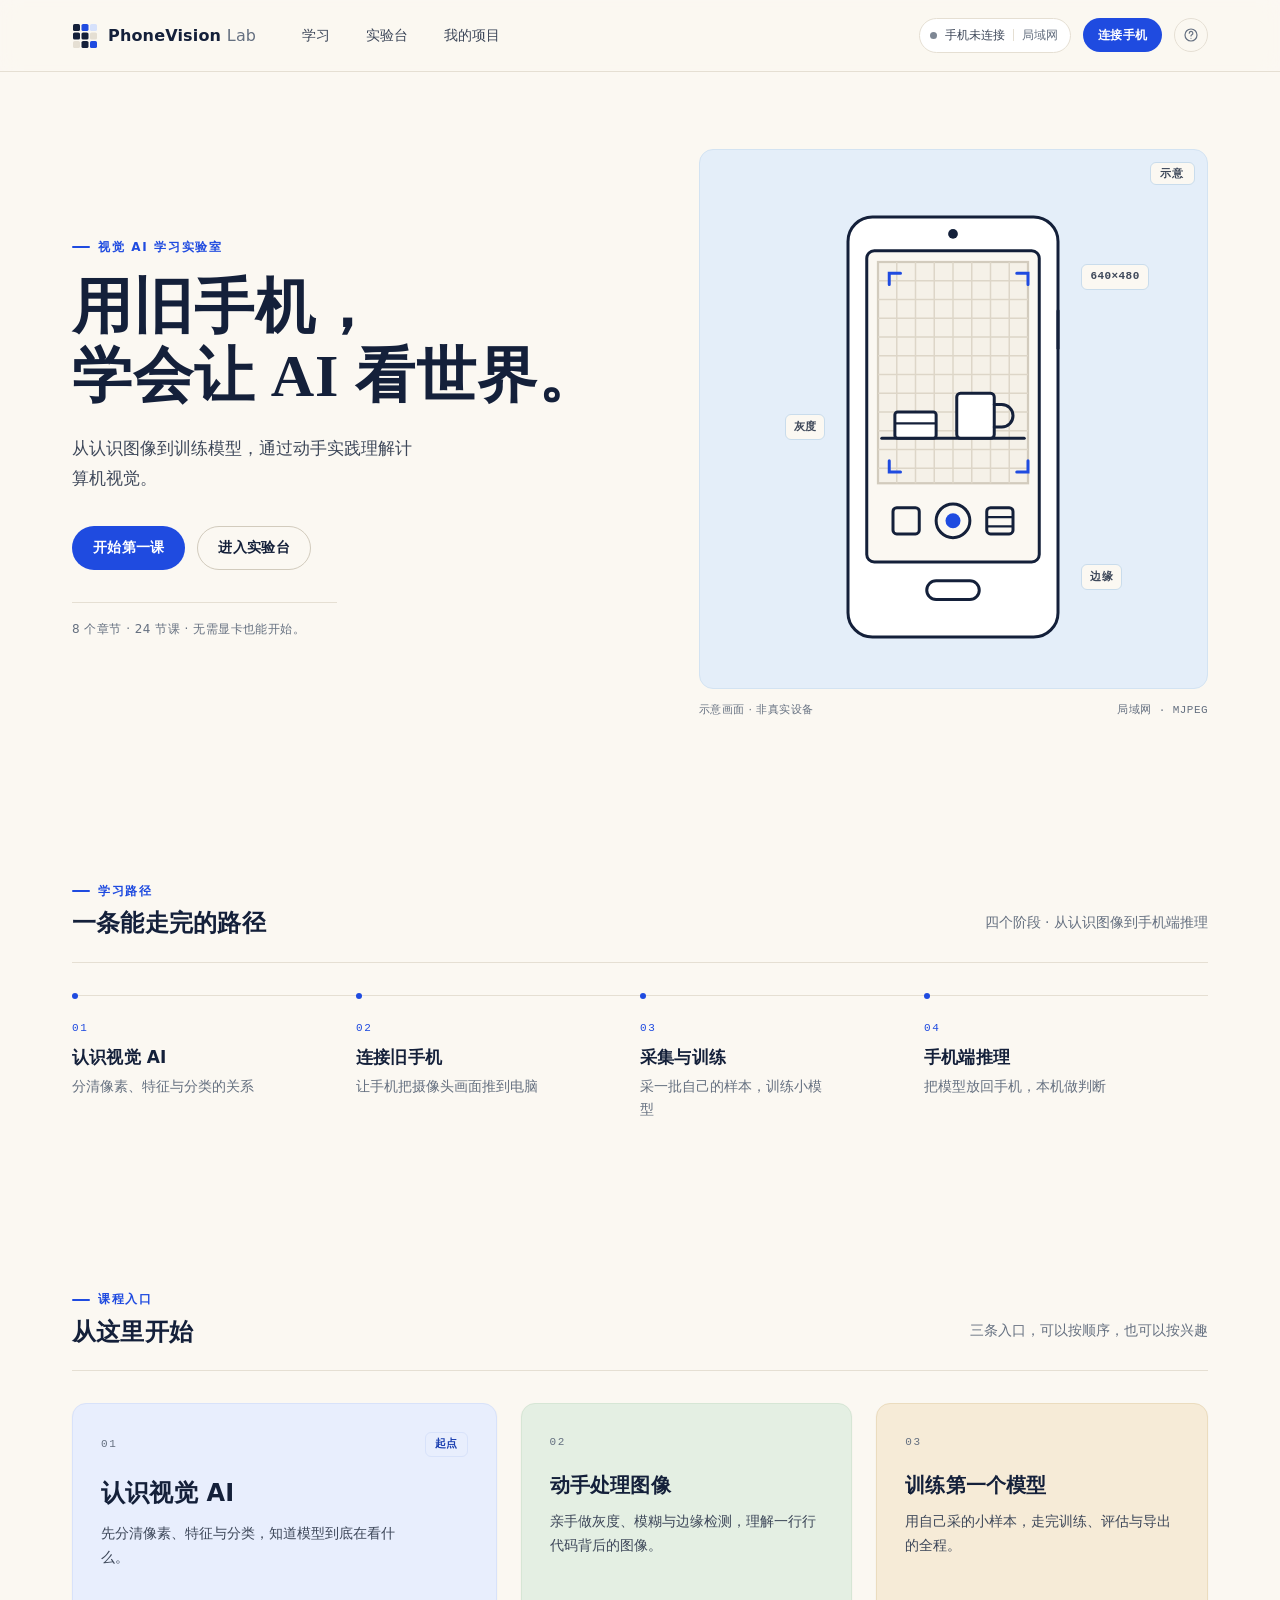
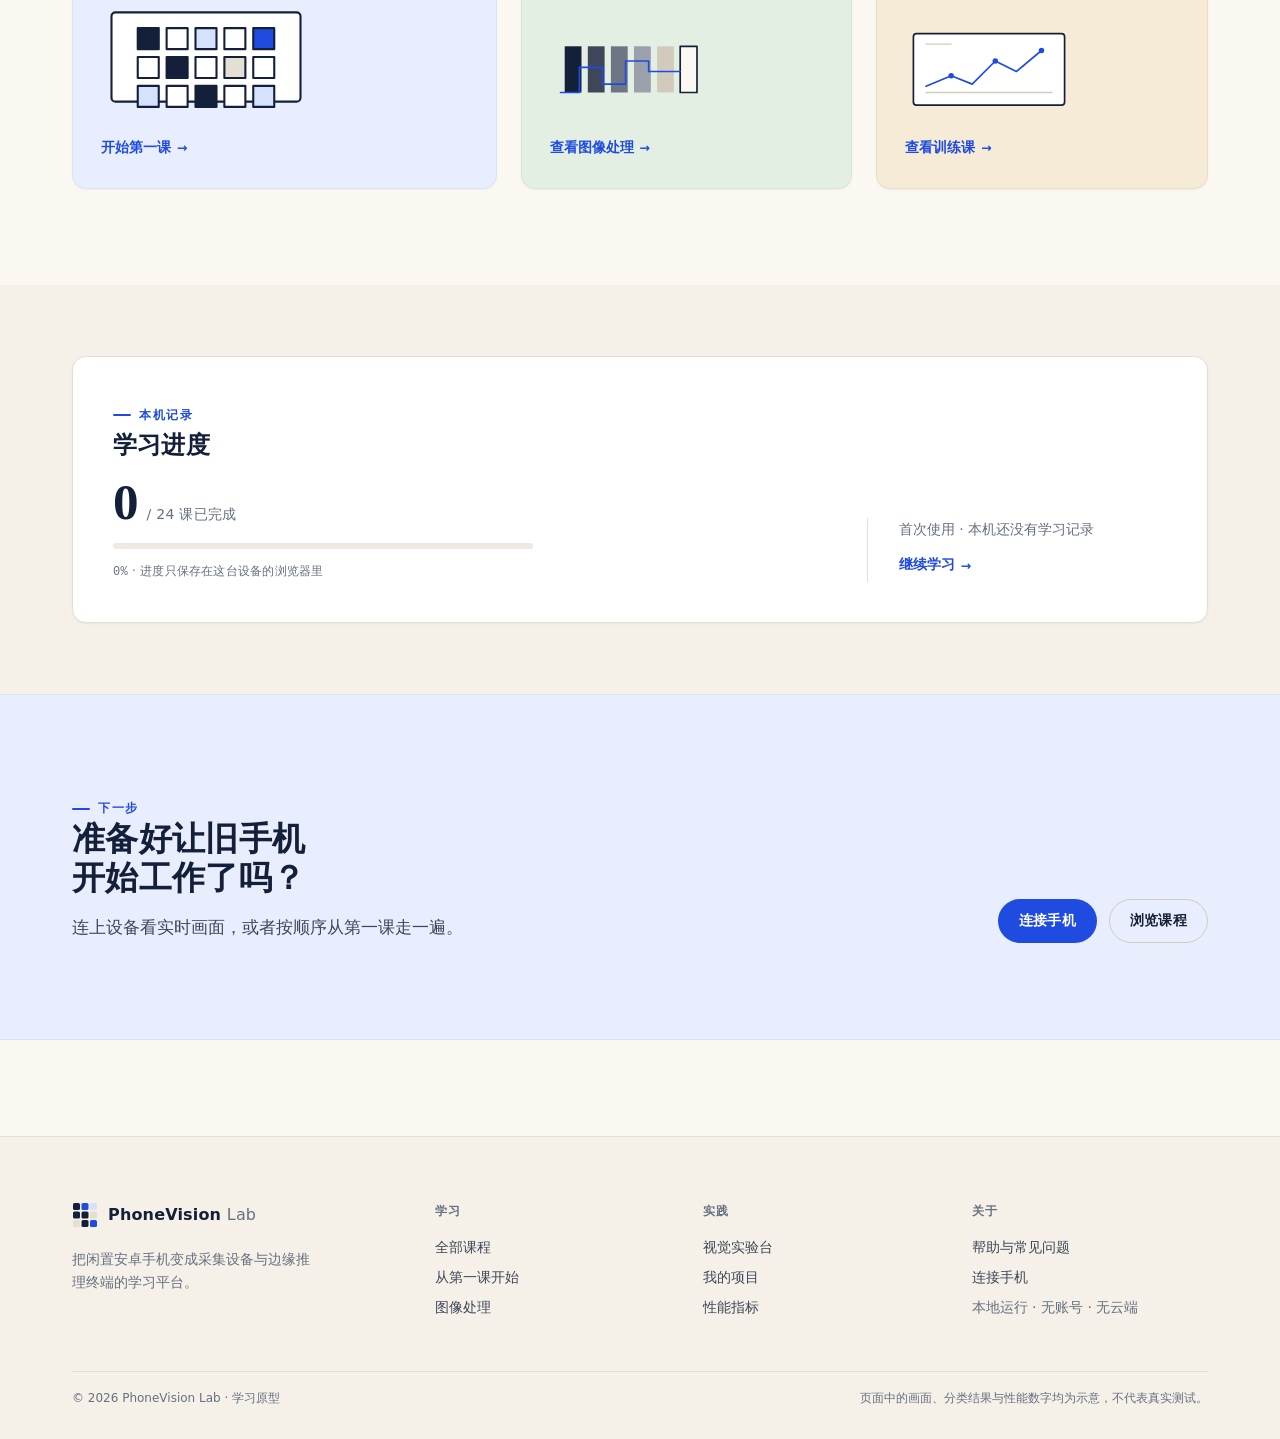
<file: web-prototype/index.html>
<!doctype html>
<html lang="zh-CN">
<head>
  <meta charset="utf-8">
  <meta name="viewport" content="width=device-width, initial-scale=1">
  <title>学习首页 · PhoneVision Lab</title>
  <meta name="description" content="用一部旧安卓手机学习计算机视觉：从认识图像、局域网采集，到训练模型与手机端推理的动手学习路径。">
  <link rel="stylesheet" href="assets/css/styles.css">
  <link rel="stylesheet" href="assets/css/page-home.css">
  <script defer src="assets/js/site.js"></script>
</head>
<body data-page="home">
<a class="skip-link" href="#main">跳到主要内容</a>

<header class="nav">
  <div class="nav__inner">
    <a class="brand" href="index.html" aria-label="PhoneVision Lab 首页">
      <svg class="brand__mark" viewBox="0 0 26 26" aria-hidden="true">
        <rect x="1" y="1" width="7" height="7" rx="1.6" fill="#14203A"/>
        <rect x="9.5" y="1" width="7" height="7" rx="1.6" fill="#1F4BE0"/>
        <rect x="18" y="1" width="7" height="7" rx="1.6" fill="#D6E1FB"/>
        <rect x="1" y="9.5" width="7" height="7" rx="1.6" fill="#14203A"/>
        <rect x="9.5" y="9.5" width="7" height="7" rx="1.6" fill="#14203A"/>
        <rect x="18" y="9.5" width="7" height="7" rx="1.6" fill="#E5DFD3"/>
        <rect x="1" y="18" width="7" height="7" rx="1.6" fill="#E5DFD3"/>
        <rect x="9.5" y="18" width="7" height="7" rx="1.6" fill="#14203A"/>
        <rect x="18" y="18" width="7" height="7" rx="1.6" fill="#1F4BE0"/>
      </svg>
      <span class="brand__name">PhoneVision <span>Lab</span></span>
    </a>
    <nav class="nav__links" aria-label="主导航">
      <a class="nav__link" data-nav="learn" href="learn.html">学习</a>
      <a class="nav__link" data-nav="lab" href="lab.html">实验台</a>
      <a class="nav__link" data-nav="projects" href="projects.html">我的项目</a>
    </nav>
    <div class="nav__right">
      <span class="status">
        <span class="status__dot" aria-hidden="true"></span>
        手机未连接
        <span class="status__sep" aria-hidden="true"></span>
        <span class="status__detail">局域网</span>
      </span>
      <button class="btn btn--primary btn--sm" type="button" data-open-modal="connect-modal">连接手机</button>
      <button class="nav__help" type="button" data-open-modal="help-modal" aria-label="帮助">
        <svg width="16" height="16" viewBox="0 0 24 24" fill="none" stroke="currentColor" stroke-width="1.8" stroke-linecap="round" aria-hidden="true"><circle cx="12" cy="12" r="9"/><path d="M9.4 9.2a2.7 2.7 0 1 1 3.9 2.4c-.8.4-1.3 1-1.3 1.9"/><circle cx="12" cy="17" r=".8" fill="currentColor" stroke="none"/></svg>
      </button>
    </div>
  </div>
</header>

<main id="main">

  <!-- 首屏 -->
  <section class="hero" aria-labelledby="hero-title">
    <div class="container hero__inner">
      <div class="hero__copy">
        <p class="eyebrow">视觉 AI 学习实验室</p>
        <h1 class="display hero__title" id="hero-title">用旧手机，<br>学会让 AI 看世界。</h1>
        <p class="lead hero__lead">从认识图像到训练模型，通过动手实践理解计算机视觉。</p>
        <div class="hero__actions">
          <a class="btn btn--primary" href="lesson.html">开始第一课</a>
          <a class="btn btn--ghost" href="lab.html">进入实验台</a>
        </div>
        <p class="meta hero__facts">8 个章节 · 24 节课 · 无需显卡也能开始。</p>
      </div>

      <figure class="hero-art">
        <div class="hero-art__frame">
          <span class="hero-art__badge">示意</span>
          <div class="hero-art__stage">
            <svg class="hero-art__phone" viewBox="0 0 128 240" role="img" aria-labelledby="hero-phone-title" aria-describedby="hero-phone-desc" fill="none">
              <title id="hero-phone-title">旧安卓手机上的摄像头预览</title>
              <desc id="hero-phone-desc">一部直板旧手机，厚边框、顶部摄像头与底部主页键；屏幕里是书本和杯子的取景画面，叠加像素网格与蓝色取景框角标。</desc>
              <rect x="8" y="8" width="112" height="224" rx="13" fill="#FFFFFF" stroke="#14203A" stroke-width="1.6"/>
              <path d="M120 58v20" stroke="#14203A" stroke-width="1.6" stroke-linecap="round"/>
              <circle cx="64" cy="17" r="2.6" fill="#14203A"/>
              <rect x="18" y="26" width="92" height="166" rx="4" fill="#FBF8F2" stroke="#14203A" stroke-width="1.6"/>
              <rect x="24" y="32" width="80" height="118" fill="#F5F1E8" stroke="#D2CBBD" stroke-width="1.2"/>
              <g stroke="#DDD6C8" stroke-width="0.8">
                <path d="M34 32v118M44 32v118M54 32v118M64 32v118M74 32v118M84 32v118M94 32v118"/>
                <path d="M24 42h80M24 52h80M24 62h80M24 72h80M24 82h80M24 92h80M24 102h80M24 112h80M24 122h80M24 132h80M24 142h80"/>
              </g>
              <path d="M26 126h76" stroke="#14203A" stroke-width="1.6" stroke-linecap="round"/>
              <rect x="33" y="112" width="22" height="14" rx="1.5" fill="#FFFFFF" stroke="#14203A" stroke-width="1.6"/>
              <path d="M33 118h22" stroke="#14203A" stroke-width="1.2"/>
              <rect x="66" y="102" width="20" height="24" rx="2" fill="#FFFFFF" stroke="#14203A" stroke-width="1.6"/>
              <path d="M86 108h4a6 6 0 0 1 0 12h-4" stroke="#14203A" stroke-width="1.6" stroke-linecap="round"/>
              <g stroke="#1F4BE0" stroke-width="1.6" stroke-linecap="round">
                <path d="M30 44V38h6"/>
                <path d="M98 38h6v6"/>
                <path d="M30 138v6h6"/>
                <path d="M104 138v6h-6"/>
              </g>
              <circle cx="64" cy="170" r="9" stroke="#14203A" stroke-width="1.6"/>
              <circle cx="64" cy="170" r="4" fill="#1F4BE0"/>
              <rect x="32" y="163" width="14" height="14" rx="2" stroke="#14203A" stroke-width="1.6"/>
              <rect x="82" y="163" width="14" height="14" rx="2" stroke="#14203A" stroke-width="1.6"/>
              <path d="M82 168h14M82 173h14" stroke="#14203A" stroke-width="1.2"/>
              <rect x="50" y="202" width="28" height="10" rx="5" stroke="#14203A" stroke-width="1.6"/>
            </svg>
            <span class="hero-note hero-note--res mono">640×480</span>
            <span class="hero-note hero-note--gray">灰度</span>
            <span class="hero-note hero-note--edge">边缘</span>
          </div>
        </div>
        <figcaption class="hero-art__caption">
          <span>示意画面 · 非真实设备</span>
          <span class="mono">局域网 · MJPEG</span>
        </figcaption>
      </figure>
    </div>
  </section>

  <!-- 学习路径 -->
  <section class="section section--tight" aria-labelledby="path-title">
    <div class="container">
      <div class="section-head">
        <div class="section-head__text">
          <p class="eyebrow">学习路径</p>
          <h2 class="h2" id="path-title">一条能走完的路径</h2>
        </div>
        <p class="section-head__aside small">四个阶段 · 从认识图像到手机端推理</p>
      </div>
      <ol class="path">
        <li class="path__step">
          <span class="path__num mono" aria-hidden="true">01</span>
          <h3 class="path__title">认识视觉 AI</h3>
          <p class="path__desc">分清像素、特征与分类的关系</p>
        </li>
        <li class="path__step">
          <span class="path__num mono" aria-hidden="true">02</span>
          <h3 class="path__title">连接旧手机</h3>
          <p class="path__desc">让手机把摄像头画面推到电脑</p>
        </li>
        <li class="path__step">
          <span class="path__num mono" aria-hidden="true">03</span>
          <h3 class="path__title">采集与训练</h3>
          <p class="path__desc">采一批自己的样本，训练小模型</p>
        </li>
        <li class="path__step">
          <span class="path__num mono" aria-hidden="true">04</span>
          <h3 class="path__title">手机端推理</h3>
          <p class="path__desc">把模型放回手机，本机做判断</p>
        </li>
      </ol>
    </div>
  </section>

  <!-- 从这里开始 -->
  <section class="section" aria-labelledby="start-title">
    <div class="container">
      <div class="section-head">
        <div class="section-head__text">
          <p class="eyebrow">课程入口</p>
          <h2 class="h2" id="start-title">从这里开始</h2>
        </div>
        <p class="section-head__aside small">三条入口，可以按顺序，也可以按兴趣</p>
      </div>

      <div class="start__grid">
        <article class="card card--blue course-card course-card--lead">
          <div class="course-card__head">
            <span class="course-card__num mono">01</span>
            <span class="tag tag--know">起点</span>
          </div>
          <h3 class="card__title course-card__title">认识视觉 AI</h3>
          <p class="course-card__desc">先分清像素、特征与分类，知道模型到底在看什么。</p>
          <div class="course-card__art" aria-hidden="true">
            <svg viewBox="0 0 160 96" aria-hidden="true" fill="none" stroke="#14203A" stroke-width="1.6" stroke-linecap="round" stroke-linejoin="round">
              <rect x="8" y="14" width="144" height="68" rx="3" fill="#FFFFFF"/>
              <rect x="28" y="26" width="16" height="16" fill="#14203A"/>
              <rect x="50" y="26" width="16" height="16" fill="#FFFFFF"/>
              <rect x="72" y="26" width="16" height="16" fill="#D6E1FB"/>
              <rect x="94" y="26" width="16" height="16" fill="#FFFFFF"/>
              <rect x="116" y="26" width="16" height="16" fill="#1F4BE0"/>
              <rect x="28" y="48" width="16" height="16" fill="#FFFFFF"/>
              <rect x="50" y="48" width="16" height="16" fill="#14203A"/>
              <rect x="72" y="48" width="16" height="16" fill="#FFFFFF"/>
              <rect x="94" y="48" width="16" height="16" fill="#E5DFD3"/>
              <rect x="116" y="48" width="16" height="16" fill="#FFFFFF"/>
              <rect x="28" y="70" width="16" height="16" fill="#D6E1FB"/>
              <rect x="50" y="70" width="16" height="16" fill="#FFFFFF"/>
              <rect x="72" y="70" width="16" height="16" fill="#14203A"/>
              <rect x="94" y="70" width="16" height="16" fill="#FFFFFF"/>
              <rect x="116" y="70" width="16" height="16" fill="#D6E1FB"/>
            </svg>
          </div>
          <a class="link" href="lesson.html">开始第一课</a>
        </article>

        <article class="card card--mint course-card">
          <div class="course-card__head">
            <span class="course-card__num mono">02</span>
          </div>
          <h3 class="card__title course-card__title">动手处理图像</h3>
          <p class="course-card__desc">亲手做灰度、模糊与边缘检测，理解一行行代码背后的图像。</p>
          <div class="course-card__art" aria-hidden="true">
            <svg viewBox="0 0 160 96" aria-hidden="true" fill="none" stroke-width="1.6" stroke-linecap="round" stroke-linejoin="round">
              <rect x="14" y="26" width="16" height="44" fill="#14203A"/>
              <rect x="36" y="26" width="16" height="44" fill="#3D4759"/>
              <rect x="58" y="26" width="16" height="44" fill="#6E7686"/>
              <rect x="80" y="26" width="16" height="44" fill="#9AA0AC"/>
              <rect x="102" y="26" width="16" height="44" fill="#D2CBBD"/>
              <rect x="124" y="26" width="16" height="44" fill="#FBF8F2" stroke="#14203A"/>
              <path d="M10 70h18v-24h22v16h22V40h22v10h30" stroke="#1F4BE0"/>
            </svg>
          </div>
          <a class="link" href="learn.html#ch3">查看图像处理</a>
        </article>

        <article class="card card--sand course-card">
          <div class="course-card__head">
            <span class="course-card__num mono">03</span>
          </div>
          <h3 class="card__title course-card__title">训练第一个模型</h3>
          <p class="course-card__desc">用自己采的小样本，走完训练、评估与导出的全程。</p>
          <div class="course-card__art" aria-hidden="true">
            <svg viewBox="0 0 160 96" aria-hidden="true" fill="none" stroke="#14203A" stroke-width="1.6" stroke-linecap="round" stroke-linejoin="round">
              <rect x="8" y="14" width="144" height="68" rx="3" fill="#FFFFFF"/>
              <path d="M20 70h120" stroke="#D2CBBD" stroke-width="1.2"/>
              <path d="M20 64l24-10 20 8 22-22 20 10 24-20" stroke="#1F4BE0"/>
              <circle cx="44" cy="54" r="2.6" fill="#1F4BE0" stroke="none"/>
              <circle cx="86" cy="40" r="2.6" fill="#1F4BE0" stroke="none"/>
              <circle cx="130" cy="30" r="2.6" fill="#1F4BE0" stroke="none"/>
              <path d="M20 24h24" stroke="#D2CBBD" stroke-width="1.2"/>
            </svg>
          </div>
          <a class="link" href="learn.html#ch5">查看训练课</a>
        </article>
      </div>
    </div>
  </section>

  <!-- 学习进度 -->
  <section class="section section--band progress-section" aria-labelledby="progress-title">
    <div class="container">
      <div class="progress-panel">
        <div class="progress-panel__main">
          <p class="eyebrow">本机记录</p>
          <h2 class="h2 progress-panel__title" id="progress-title">学习进度</h2>
          <p class="progress-panel__stat">
            <span class="progress-panel__count" data-progress-count>0</span>
            <span class="progress-panel__total">/ 24 课已完成</span>
          </p>
          <div class="progress progress-panel__bar" aria-hidden="true">
            <div class="progress__bar" data-progress-bar data-progress-total="24"></div>
          </div>
          <p class="meta progress-panel__meta"><span class="u-mono" data-progress-percent data-progress-total="24">0%</span> · 进度只保存在这台设备的浏览器里</p>
        </div>
        <div class="progress-panel__aside">
          <p class="small" data-progress-empty>首次使用 · 本机还没有学习记录</p>
          <a class="link" href="learn.html">继续学习</a>
        </div>
      </div>
    </div>
  </section>

  <!-- 结尾 CTA -->
  <section class="section cta" aria-labelledby="cta-title">
    <div class="container cta__inner">
      <div class="cta__text">
        <p class="eyebrow">下一步</p>
        <h2 class="h1" id="cta-title">准备好让旧手机<br>开始工作了吗？</h2>
        <p class="lead cta__lead">连上设备看实时画面，或者按顺序从第一课走一遍。</p>
      </div>
      <div class="cta__actions">
        <button class="btn btn--primary" type="button" data-open-modal="connect-modal">连接手机</button>
        <a class="btn btn--ghost" href="learn.html">浏览课程</a>
      </div>
    </div>
  </section>

</main>

<footer class="footer">
  <div class="container">
    <div class="footer__grid">
      <div>
        <a class="brand" href="index.html">
          <svg class="brand__mark" viewBox="0 0 26 26" aria-hidden="true">
            <rect x="1" y="1" width="7" height="7" rx="1.6" fill="#14203A"/>
            <rect x="9.5" y="1" width="7" height="7" rx="1.6" fill="#1F4BE0"/>
            <rect x="18" y="1" width="7" height="7" rx="1.6" fill="#D6E1FB"/>
            <rect x="1" y="9.5" width="7" height="7" rx="1.6" fill="#14203A"/>
            <rect x="9.5" y="9.5" width="7" height="7" rx="1.6" fill="#14203A"/>
            <rect x="18" y="9.5" width="7" height="7" rx="1.6" fill="#E5DFD3"/>
            <rect x="1" y="18" width="7" height="7" rx="1.6" fill="#E5DFD3"/>
            <rect x="9.5" y="18" width="7" height="7" rx="1.6" fill="#14203A"/>
            <rect x="18" y="18" width="7" height="7" rx="1.6" fill="#1F4BE0"/>
          </svg>
          <span class="brand__name">PhoneVision <span>Lab</span></span>
        </a>
        <p class="small u-mt3" style="max-width: 28ch">把闲置安卓手机变成采集设备与边缘推理终端的学习平台。</p>
      </div>
      <div>
        <p class="footer__title">学习</p>
        <a class="footer__link" href="learn.html">全部课程</a>
        <a class="footer__link" href="lesson.html">从第一课开始</a>
        <a class="footer__link" href="learn.html#ch3">图像处理</a>
      </div>
      <div>
        <p class="footer__title">实践</p>
        <a class="footer__link" href="lab.html">视觉实验台</a>
        <a class="footer__link" href="projects.html">我的项目</a>
        <a class="footer__link" href="lab.html#metrics">性能指标</a>
      </div>
      <div>
        <p class="footer__title">关于</p>
        <a class="footer__link" href="#" data-open-modal="help-modal">帮助与常见问题</a>
        <a class="footer__link" href="#" data-open-modal="connect-modal">连接手机</a>
        <span class="footer__link u-muted">本地运行 · 无账号 · 无云端</span>
      </div>
    </div>
    <div class="footer__bottom">
      <span>© <span data-year></span> PhoneVision Lab · 学习原型</span>
      <span>页面中的画面、分类结果与性能数字均为示意，不代表真实测试。</span>
    </div>
  </div>
</footer>

<div class="modal" id="connect-modal" role="dialog" aria-modal="true" aria-labelledby="connect-title">
  <div class="modal__panel">
    <div class="modal__head">
      <div>
        <p class="eyebrow eyebrow--plain">局域网连接</p>
        <h2 class="modal__title" id="connect-title">连接你的旧手机</h2>
      </div>
      <button class="modal__close" type="button" data-close-modal aria-label="关闭">
        <svg width="14" height="14" viewBox="0 0 24 24" fill="none" stroke="currentColor" stroke-width="2" stroke-linecap="round" aria-hidden="true"><path d="M6 6l12 12M18 6L6 18"/></svg>
      </button>
    </div>
    <div class="modal__body">
      <ol class="steps">
        <li><strong>让两台设备连同一个 Wi-Fi。</strong>手机和电脑必须在同一局域网，不要用手机热点做桥接。</li>
        <li><strong>在手机 App 里点「开始推流」。</strong>App 会在屏幕上显示本机地址，例如 192.168.2.14:8080。</li>
        <li><strong>把地址填到下面。</strong>电脑会先请求 /ping 确认手机在线，再开始接收 MJPEG 画面。</li>
      </ol>
      <form class="stack u-mt5" data-connect-form novalidate>
        <label class="field">
          <span class="field__label">手机地址</span>
          <input class="input input--mono" name="host" type="text" inputmode="decimal"
                 placeholder="192.168.2.14" autocomplete="off" spellcheck="false">
          <span class="field__hint">以手机 App 屏幕上显示的地址为准，不同 Wi-Fi 下会变。</span>
        </label>
        <label class="field">
          <span class="field__label">端口</span>
          <input class="input input--mono" name="port" type="text" inputmode="numeric" value="8080">
        </label>
        <div data-connect-result hidden></div>
        <div class="modal__actions">
          <button class="btn btn--primary" type="submit">检测并连接</button>
          <a class="btn btn--ghost" href="lab.html">先看示意画面</a>
        </div>
        <p class="meta">原型说明：本页面没有网络层，不会真的连接设备，也不会保存地址。真实连接由桌面客户端完成。</p>
      </form>
    </div>
  </div>
</div>

<div class="modal" id="help-modal" role="dialog" aria-modal="true" aria-labelledby="help-title">
  <div class="modal__panel">
    <div class="modal__head">
      <div>
        <p class="eyebrow eyebrow--plain">帮助</p>
        <h2 class="modal__title" id="help-title">常见问题</h2>
      </div>
      <button class="modal__close" type="button" data-close-modal aria-label="关闭">
        <svg width="14" height="14" viewBox="0 0 24 24" fill="none" stroke="currentColor" stroke-width="2" stroke-linecap="round" aria-hidden="true"><path d="M6 6l12 12M18 6L6 18"/></svg>
      </button>
    </div>
    <div class="modal__body stack">
      <div><p class="h3">连不上手机？</p><p class="small u-mt2">确认手机 App 已点「开始推流」、两台设备在同一 Wi-Fi、地址与 App 显示一致。电脑上可先访问 http://手机IP:8080/ping 验证。</p></div>
      <hr class="hairline">
      <div><p class="h3">训练按钮是灰的？</p><p class="small u-mt2">训练需要独立的 Python 环境（requirements-train.txt）。便携包不内置 TensorFlow，请改用 start-training.cmd 启动。</p></div>
      <hr class="hairline">
      <div><p class="h3">为什么 LED 没有真的亮？</p><p class="small u-mt2">ESP32 与 LED 的真机链路仍在验证中。电脑端只能确认到「已接收」，没有「已执行」回执时不会显示成功。</p></div>
      <hr class="hairline">
      <div><p class="h3">数据存在哪里？</p><p class="small u-mt2">默认在本机 %LOCALAPPDATA%\PhoneVisionLab，不上传云端，也没有账号体系。</p></div>
    </div>
  </div>
</div>

</body>
</html>
</file>
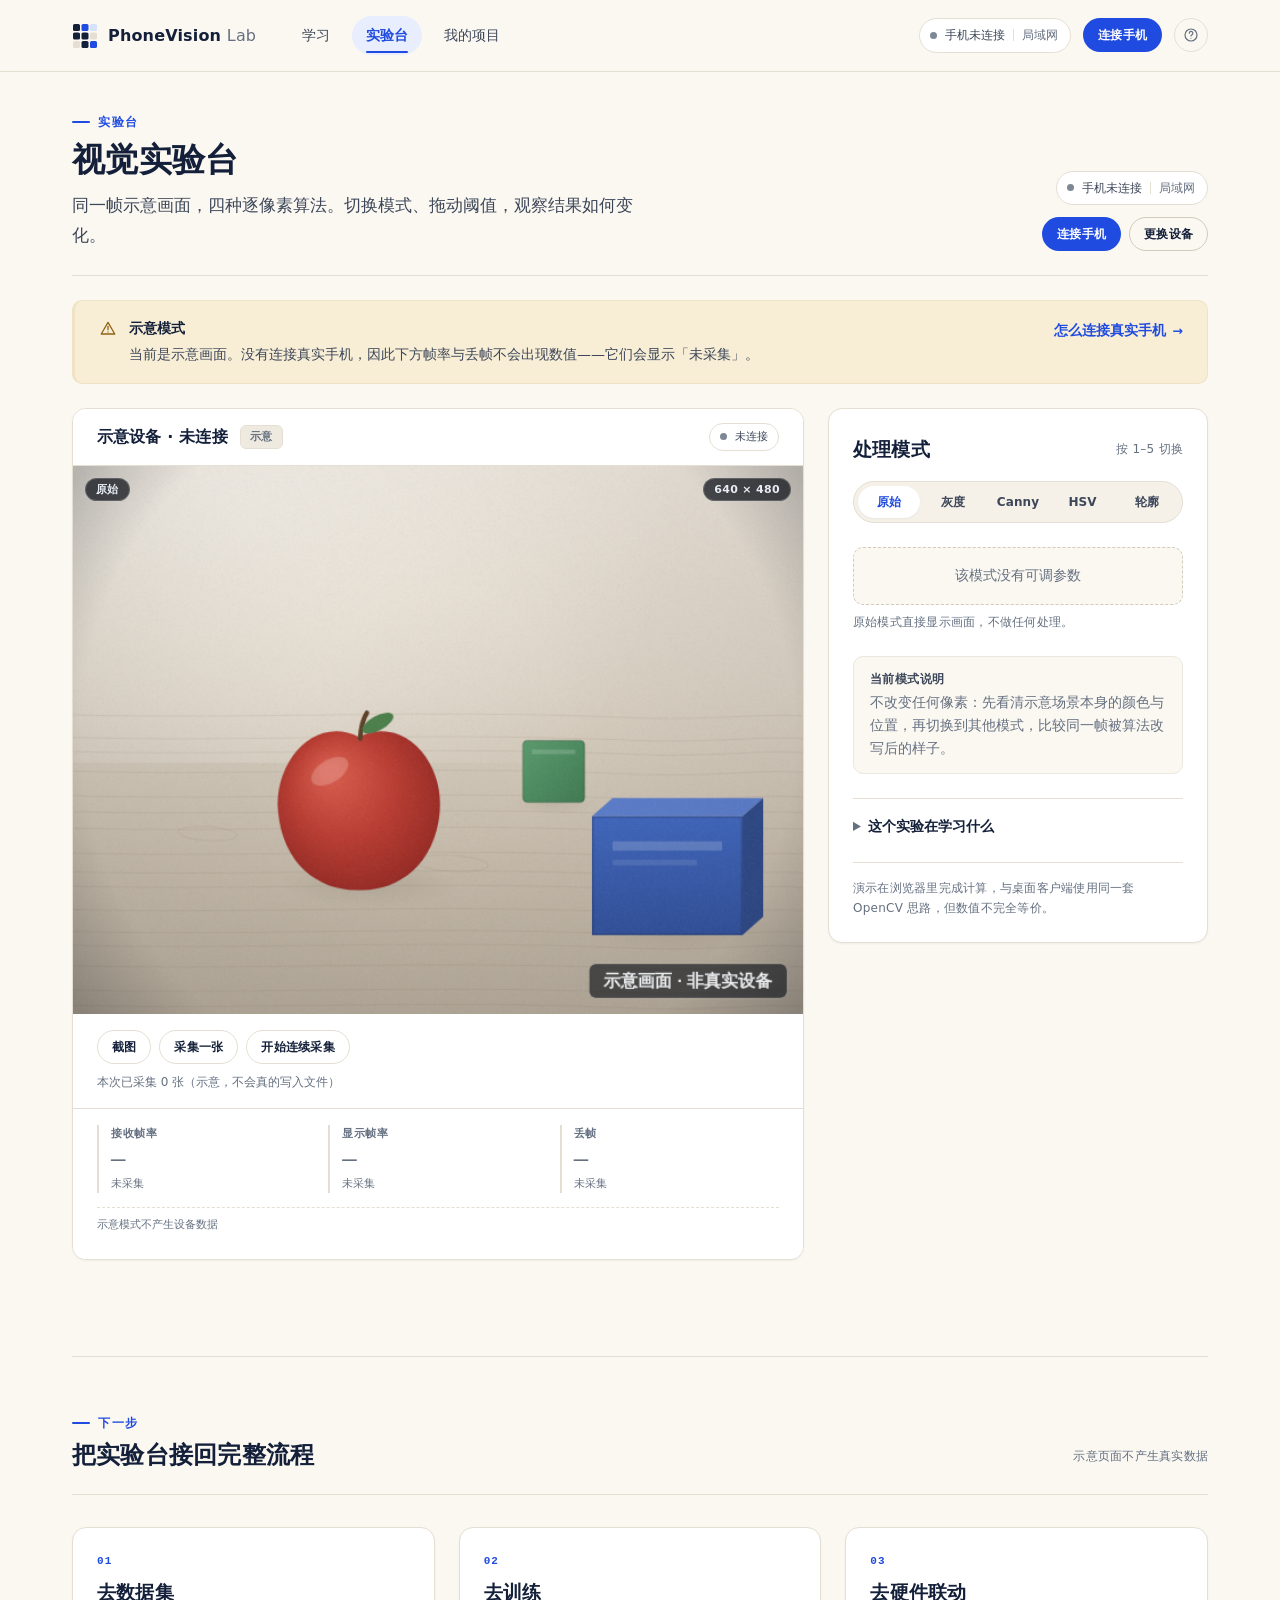
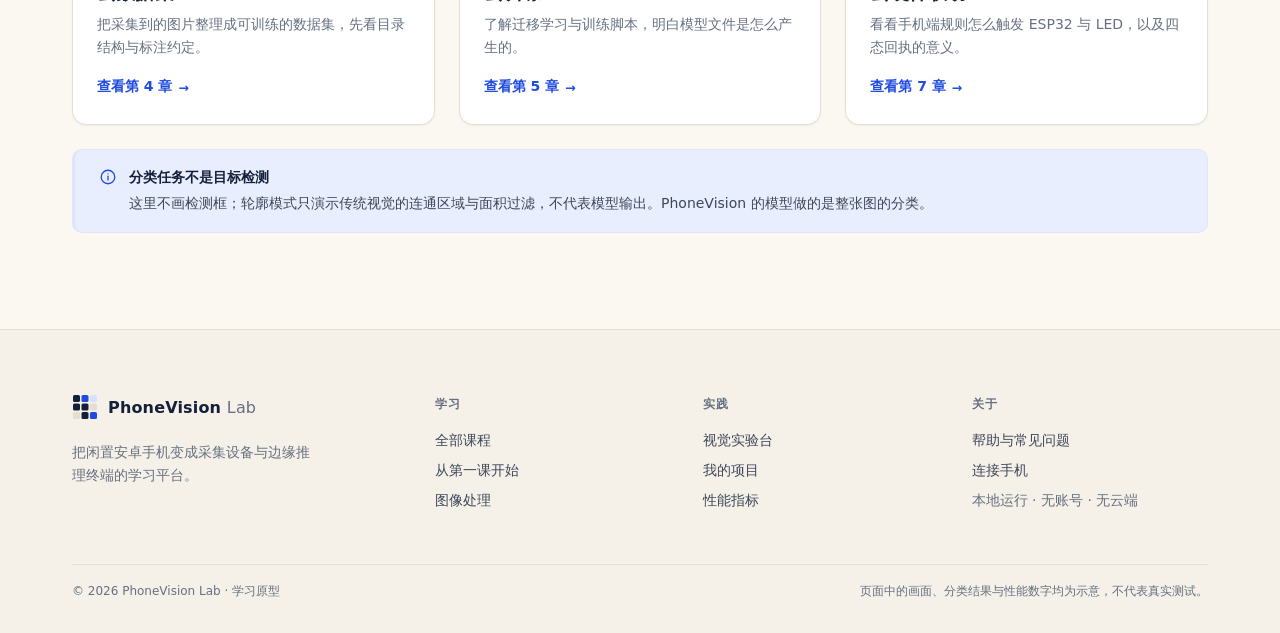
<file: web-prototype/lab.html>
<!doctype html>
<html lang="zh-CN">
<head>
  <meta charset="utf-8">
  <meta name="viewport" content="width=device-width, initial-scale=1">
  <title>视觉实验台 · PhoneVision Lab</title>
  <meta name="description" content="在浏览器里逐像素运行灰度、Canny、HSV 与轮廓四种图像处理，观察同一帧示意画面在不同算法下的输出。">
  <link rel="stylesheet" href="assets/css/styles.css">
  <link rel="stylesheet" href="assets/css/page-lab.css">
  <script defer src="assets/js/site.js"></script>
  <script defer src="assets/js/lab.js"></script>
</head>
<body data-page="lab">
  <a class="skip-link" href="#main">跳到主要内容</a>
  <header class="nav">
    <div class="nav__inner">
      <a class="brand" href="index.html" aria-label="PhoneVision Lab 首页">
        <svg class="brand__mark" viewBox="0 0 26 26" aria-hidden="true">
          <rect x="1" y="1" width="7" height="7" rx="1.6" fill="#14203A"/>
          <rect x="9.5" y="1" width="7" height="7" rx="1.6" fill="#1F4BE0"/>
          <rect x="18" y="1" width="7" height="7" rx="1.6" fill="#D6E1FB"/>
          <rect x="1" y="9.5" width="7" height="7" rx="1.6" fill="#14203A"/>
          <rect x="9.5" y="9.5" width="7" height="7" rx="1.6" fill="#14203A"/>
          <rect x="18" y="9.5" width="7" height="7" rx="1.6" fill="#E5DFD3"/>
          <rect x="1" y="18" width="7" height="7" rx="1.6" fill="#E5DFD3"/>
          <rect x="9.5" y="18" width="7" height="7" rx="1.6" fill="#14203A"/>
          <rect x="18" y="18" width="7" height="7" rx="1.6" fill="#1F4BE0"/>
        </svg>
        <span class="brand__name">PhoneVision <span>Lab</span></span>
      </a>
      <nav class="nav__links" aria-label="主导航">
        <a class="nav__link" data-nav="learn" href="learn.html">学习</a>
        <a class="nav__link" data-nav="lab" href="lab.html">实验台</a>
        <a class="nav__link" data-nav="projects" href="projects.html">我的项目</a>
      </nav>
      <div class="nav__right">
        <span class="status">
          <span class="status__dot" aria-hidden="true"></span>
          手机未连接
          <span class="status__sep" aria-hidden="true"></span>
          <span class="status__detail">局域网</span>
        </span>
        <button class="btn btn--primary btn--sm" type="button" data-open-modal="connect-modal">连接手机</button>
        <button class="nav__help" type="button" data-open-modal="help-modal" aria-label="帮助">
          <svg width="16" height="16" viewBox="0 0 24 24" fill="none" stroke="currentColor" stroke-width="1.8" stroke-linecap="round" aria-hidden="true"><circle cx="12" cy="12" r="9"/><path d="M9.4 9.2a2.7 2.7 0 1 1 3.9 2.4c-.8.4-1.3 1-1.3 1.9"/><circle cx="12" cy="17" r=".8" fill="currentColor" stroke="none"/></svg>
        </button>
      </div>
    </div>
  </header>

  <main class="lab-page" id="main">
    <div class="container">
      <header class="lab-hero">
        <div class="lab-hero__text">
          <p class="eyebrow">实验台</p>
          <h1 class="h1 u-mt2">视觉实验台</h1>
          <p class="lead u-mt3">同一帧示意画面，四种逐像素算法。切换模式、拖动阈值，观察结果如何变化。</p>
        </div>
        <div class="lab-hero__aside">
          <span class="status">
            <span class="status__dot" aria-hidden="true"></span>
            手机未连接
            <span class="status__sep" aria-hidden="true"></span>
            <span class="status__detail">局域网</span>
          </span>
          <div class="lab-hero__actions">
            <button class="btn btn--primary btn--sm" type="button" data-open-modal="connect-modal">连接手机</button>
            <button class="btn btn--ghost btn--sm" type="button" data-open-modal="connect-modal">更换设备</button>
          </div>
        </div>
      </header>

      <div class="callout callout--warn lab-callout u-mt5" role="note">
        <svg class="callout__icon" viewBox="0 0 24 24" fill="none" stroke="currentColor" stroke-width="1.7" stroke-linecap="round" stroke-linejoin="round" aria-hidden="true">
          <path d="M12 4.5 21 20H3L12 4.5Z"/><path d="M12 10v4.2"/><circle cx="12" cy="17.2" r=".9" fill="currentColor" stroke="none"/>
        </svg>
        <div class="lab-callout__body">
          <p class="callout__title">示意模式</p>
          <p>当前是示意画面。没有连接真实手机，因此下方帧率与丢帧不会出现数值——它们会显示「未采集」。</p>
        </div>
        <a class="link lab-callout__link" href="#" data-open-modal="connect-modal">怎么连接真实手机</a>
      </div>

      <div class="lab-layout u-mt5">
        <section class="card card--flush lab-preview" aria-labelledby="preview-title">
          <div class="lab-preview__head">
            <div class="lab-preview__id">
              <h2 class="card__title" id="preview-title">示意设备 · 未连接</h2>
              <span class="tag tag--plan">示意</span>
            </div>
            <span class="status lab-status--sm">
              <span class="status__dot" aria-hidden="true"></span>
              未连接
            </span>
          </div>

          <div class="lab-stage">
            <div class="lab-stage__chips" aria-hidden="true">
              <span class="lab-chip" id="mode-chip">原始</span>
              <span class="lab-chip">640 × 480</span>
            </div>
            <canvas id="lab-canvas" width="640" height="480" aria-label="示意摄像头画面：暖灰桌面上有一个红色圆形、一个蓝色矩形和一个绿色方块，当前为原始画面。画面由程序生成，不是真实设备。">你的浏览器不支持 canvas，无法显示示意画面。</canvas>
          </div>

          <div class="lab-toolbar">
            <button class="btn btn--quiet btn--sm" type="button" id="snapshot-btn">截图</button>
            <button class="btn btn--quiet btn--sm" type="button" id="capture-one">采集一张</button>
            <button class="btn btn--quiet btn--sm lab-rec" type="button" id="capture-live" data-recording="false" aria-pressed="false">开始连续采集</button>
          </div>
          <p class="lab-capture-note" id="capture-note">本次已采集 0 张（示意，不会真的写入文件）</p>

          <div class="lab-metrics" id="metrics">
            <div class="metric" title="接收帧率：电脑从手机 MJPEG 流中解析成功的帧数/秒；示意模式不产生设备数据。">
              <p class="metric__label">接收帧率</p>
              <p class="metric__value">—</p>
              <p class="metric__sub">未采集</p>
            </div>
            <div class="metric" title="显示帧率：电脑实际绘制到窗口的帧数/秒；示意模式不产生设备数据。">
              <p class="metric__label">显示帧率</p>
              <p class="metric__value">—</p>
              <p class="metric__sub">未采集</p>
            </div>
            <div class="metric" title="丢帧：接收后未绘制到窗口的帧数；示意模式不产生设备数据。">
              <p class="metric__label">丢帧</p>
              <p class="metric__value">—</p>
              <p class="metric__sub">未采集</p>
            </div>
            <p class="lab-metrics__note">示意模式不产生设备数据</p>
          </div>
        </section>

        <aside class="card lab-controls" aria-labelledby="controls-title">
          <div class="card__head">
            <h2 class="card__title" id="controls-title">处理模式</h2>
            <span class="meta">按 1–5 切换</span>
          </div>

          <div class="segmented" role="group" aria-label="选择图像处理模式">
            <button class="segmented__btn" type="button" data-mode="raw" aria-pressed="true">原始</button>
            <button class="segmented__btn" type="button" data-mode="gray" aria-pressed="false">灰度</button>
            <button class="segmented__btn" type="button" data-mode="canny" aria-pressed="false">Canny</button>
            <button class="segmented__btn" type="button" data-mode="hsv" aria-pressed="false">HSV</button>
            <button class="segmented__btn" type="button" data-mode="contour" aria-pressed="false">轮廓</button>
          </div>

          <div class="lab-params u-mt5" id="lab-params">
            <p class="lab-params__empty" data-param-empty>该模式没有可调参数</p>
            <p class="meta lab-params__hint" data-param-hint hidden></p>

            <div class="param-group" data-param-group="canny" hidden>
              <div class="param-row">
                <div class="param-row__head">
                  <label class="param-row__label" for="canny-low">低阈值</label>
                  <output class="param-row__value" for="canny-low" data-output-for="canny-low">50</output>
                </div>
                <input class="param-range" id="canny-low" type="range" min="0" max="255" step="1" value="50" data-param="low">
              </div>
              <div class="param-row">
                <div class="param-row__head">
                  <label class="param-row__label" for="canny-high">高阈值</label>
                  <output class="param-row__value" for="canny-high" data-output-for="canny-high">150</output>
                </div>
                <input class="param-range" id="canny-high" type="range" min="0" max="255" step="1" value="150" data-param="high">
              </div>
            </div>

            <div class="param-group" data-param-group="hsv" hidden>
              <div class="param-row">
                <div class="param-row__head">
                  <label class="param-row__label" for="hsv-h-min">H 最小值</label>
                  <output class="param-row__value" for="hsv-h-min" data-output-for="hsv-h-min">0</output>
                </div>
                <input class="param-range" id="hsv-h-min" type="range" min="0" max="179" step="1" value="0" data-param="hMin">
              </div>
              <div class="param-row">
                <div class="param-row__head">
                  <label class="param-row__label" for="hsv-h-max">H 最大值</label>
                  <output class="param-row__value" for="hsv-h-max" data-output-for="hsv-h-max">179</output>
                </div>
                <input class="param-range" id="hsv-h-max" type="range" min="0" max="179" step="1" value="179" data-param="hMax">
              </div>
              <div class="param-row">
                <div class="param-row__head">
                  <label class="param-row__label" for="hsv-s-min">S 最小值</label>
                  <output class="param-row__value" for="hsv-s-min" data-output-for="hsv-s-min">60</output>
                </div>
                <input class="param-range" id="hsv-s-min" type="range" min="0" max="255" step="1" value="60" data-param="sMin">
              </div>
              <div class="param-row">
                <div class="param-row__head">
                  <label class="param-row__label" for="hsv-s-max">S 最大值</label>
                  <output class="param-row__value" for="hsv-s-max" data-output-for="hsv-s-max">255</output>
                </div>
                <input class="param-range" id="hsv-s-max" type="range" min="0" max="255" step="1" value="255" data-param="sMax">
              </div>
              <div class="param-row">
                <div class="param-row__head">
                  <label class="param-row__label" for="hsv-v-min">V 最小值</label>
                  <output class="param-row__value" for="hsv-v-min" data-output-for="hsv-v-min">60</output>
                </div>
                <input class="param-range" id="hsv-v-min" type="range" min="0" max="255" step="1" value="60" data-param="vMin">
              </div>
              <div class="param-row">
                <div class="param-row__head">
                  <label class="param-row__label" for="hsv-v-max">V 最大值</label>
                  <output class="param-row__value" for="hsv-v-max" data-output-for="hsv-v-max">255</output>
                </div>
                <input class="param-range" id="hsv-v-max" type="range" min="0" max="255" step="1" value="255" data-param="vMax">
              </div>
            </div>

            <div class="param-group" data-param-group="contour" hidden>
              <div class="param-row">
                <div class="param-row__head">
                  <label class="param-row__label" for="contour-min-area">最小面积</label>
                  <output class="param-row__value" for="contour-min-area" data-output-for="contour-min-area">500</output>
                </div>
                <input class="param-range" id="contour-min-area" type="range" min="0" max="5000" step="50" value="500" data-param="minArea">
              </div>

              <p class="param-group__title">HSV 阈值（与 HSV 模式共用）</p>

              <div class="param-row">
                <div class="param-row__head">
                  <label class="param-row__label" for="contour-h-min">H 最小值</label>
                  <output class="param-row__value" for="contour-h-min" data-output-for="contour-h-min">0</output>
                </div>
                <input class="param-range" id="contour-h-min" type="range" min="0" max="179" step="1" value="0" data-param="hMin">
              </div>
              <div class="param-row">
                <div class="param-row__head">
                  <label class="param-row__label" for="contour-h-max">H 最大值</label>
                  <output class="param-row__value" for="contour-h-max" data-output-for="contour-h-max">179</output>
                </div>
                <input class="param-range" id="contour-h-max" type="range" min="0" max="179" step="1" value="179" data-param="hMax">
              </div>
              <div class="param-row">
                <div class="param-row__head">
                  <label class="param-row__label" for="contour-s-min">S 最小值</label>
                  <output class="param-row__value" for="contour-s-min" data-output-for="contour-s-min">60</output>
                </div>
                <input class="param-range" id="contour-s-min" type="range" min="0" max="255" step="1" value="60" data-param="sMin">
              </div>
              <div class="param-row">
                <div class="param-row__head">
                  <label class="param-row__label" for="contour-s-max">S 最大值</label>
                  <output class="param-row__value" for="contour-s-max" data-output-for="contour-s-max">255</output>
                </div>
                <input class="param-range" id="contour-s-max" type="range" min="0" max="255" step="1" value="255" data-param="sMax">
              </div>
              <div class="param-row">
                <div class="param-row__head">
                  <label class="param-row__label" for="contour-v-min">V 最小值</label>
                  <output class="param-row__value" for="contour-v-min" data-output-for="contour-v-min">60</output>
                </div>
                <input class="param-range" id="contour-v-min" type="range" min="0" max="255" step="1" value="60" data-param="vMin">
              </div>
              <div class="param-row">
                <div class="param-row__head">
                  <label class="param-row__label" for="contour-v-max">V 最大值</label>
                  <output class="param-row__value" for="contour-v-max" data-output-for="contour-v-max">255</output>
                </div>
                <input class="param-range" id="contour-v-max" type="range" min="0" max="255" step="1" value="255" data-param="vMax">
              </div>
            </div>
          </div>

          <div class="lab-mode-note u-mt5">
            <p class="param-row__label">当前模式说明</p>
            <p class="small" id="mode-desc">不改变任何像素：先看清示意场景本身的颜色与位置，再切换到其他模式，比较同一帧被算法改写后的样子。</p>
          </div>

          <details class="lab-details u-mt5">
            <summary>这个实验在学习什么</summary>
            <ul>
              <li><strong>灰度</strong>：去掉颜色，只看亮度，理解 0.299R + 0.587G + 0.114B 的加权。</li>
              <li><strong>Canny</strong>：先求梯度，再用双阈值把强边缘与相邻的弱边缘连接起来。</li>
              <li><strong>HSV</strong>：按色相、饱和度、明度区间分割颜色，比直接比较 RGB 更稳定。</li>
              <li><strong>轮廓</strong>：在掩膜上找连通区域，用面积过滤噪点，再量出外接矩形与中心。</li>
            </ul>
          </details>

          <p class="meta lab-controls__foot u-mt5">演示在浏览器里完成计算，与桌面客户端使用同一套 OpenCV 思路，但数值不完全等价。</p>
        </aside>
      </div>

      <p class="sr-only" id="lab-announce" aria-live="polite"></p>

      <section class="lab-next" aria-labelledby="next-title">
        <div class="section-head">
          <div class="section-head__text">
            <p class="eyebrow">下一步</p>
            <h2 class="h2" id="next-title">把实验台接回完整流程</h2>
          </div>
          <p class="section-head__aside meta">示意页面不产生真实数据</p>
        </div>

        <div class="lab-next__grid">
          <article class="card lab-step">
            <p class="lab-step__num">01</p>
            <h3 class="h3">去数据集</h3>
            <p class="small">把采集到的图片整理成可训练的数据集，先看目录结构与标注约定。</p>
            <a class="link" href="learn.html#ch4">查看第 4 章</a>
          </article>
          <article class="card lab-step">
            <p class="lab-step__num">02</p>
            <h3 class="h3">去训练</h3>
            <p class="small">了解迁移学习与训练脚本，明白模型文件是怎么产生的。</p>
            <a class="link" href="learn.html#ch5">查看第 5 章</a>
          </article>
          <article class="card lab-step">
            <p class="lab-step__num">03</p>
            <h3 class="h3">去硬件联动</h3>
            <p class="small">看看手机端规则怎么触发 ESP32 与 LED，以及四态回执的意义。</p>
            <a class="link" href="learn.html#ch7">查看第 7 章</a>
          </article>
        </div>

        <div class="callout callout--info lab-next__callout u-mt5" role="note">
          <svg class="callout__icon" viewBox="0 0 24 24" fill="none" stroke="currentColor" stroke-width="1.7" stroke-linecap="round" aria-hidden="true">
            <circle cx="12" cy="12" r="9"/><path d="M12 11v5"/><circle cx="12" cy="7.8" r=".9" fill="currentColor" stroke="none"/>
          </svg>
          <div>
            <p class="callout__title">分类任务不是目标检测</p>
            <p>这里不画检测框；轮廓模式只演示传统视觉的连通区域与面积过滤，不代表模型输出。PhoneVision 的模型做的是整张图的分类。</p>
          </div>
        </div>
      </section>
    </div>
  </main>

  <footer class="footer">
    <div class="container">
      <div class="footer__grid">
        <div>
          <a class="brand" href="index.html" aria-label="PhoneVision Lab 首页">
            <svg class="brand__mark" viewBox="0 0 26 26" aria-hidden="true">
              <rect x="1" y="1" width="7" height="7" rx="1.6" fill="#14203A"/>
              <rect x="9.5" y="1" width="7" height="7" rx="1.6" fill="#1F4BE0"/>
              <rect x="18" y="1" width="7" height="7" rx="1.6" fill="#D6E1FB"/>
              <rect x="1" y="9.5" width="7" height="7" rx="1.6" fill="#14203A"/>
              <rect x="9.5" y="9.5" width="7" height="7" rx="1.6" fill="#14203A"/>
              <rect x="18" y="9.5" width="7" height="7" rx="1.6" fill="#E5DFD3"/>
              <rect x="1" y="18" width="7" height="7" rx="1.6" fill="#E5DFD3"/>
              <rect x="9.5" y="18" width="7" height="7" rx="1.6" fill="#14203A"/>
              <rect x="18" y="18" width="7" height="7" rx="1.6" fill="#1F4BE0"/>
            </svg>
            <span class="brand__name">PhoneVision <span>Lab</span></span>
          </a>
          <p class="small u-mt3" style="max-width: 28ch">把闲置安卓手机变成采集设备与边缘推理终端的学习平台。</p>
        </div>
        <div>
          <p class="footer__title">学习</p>
          <a class="footer__link" href="learn.html">全部课程</a>
          <a class="footer__link" href="lesson.html">从第一课开始</a>
          <a class="footer__link" href="learn.html#ch3">图像处理</a>
        </div>
        <div>
          <p class="footer__title">实践</p>
          <a class="footer__link" href="lab.html">视觉实验台</a>
          <a class="footer__link" href="projects.html">我的项目</a>
          <a class="footer__link" href="lab.html#metrics">性能指标</a>
        </div>
        <div>
          <p class="footer__title">关于</p>
          <a class="footer__link" href="#" data-open-modal="help-modal">帮助与常见问题</a>
          <a class="footer__link" href="#" data-open-modal="connect-modal">连接手机</a>
          <span class="footer__link u-muted">本地运行 · 无账号 · 无云端</span>
        </div>
      </div>
      <div class="footer__bottom">
        <span>© <span data-year></span> PhoneVision Lab · 学习原型</span>
        <span>页面中的画面、分类结果与性能数字均为示意，不代表真实测试。</span>
      </div>
    </div>
  </footer>

  <div class="modal" id="connect-modal" role="dialog" aria-modal="true" aria-labelledby="connect-title">
    <div class="modal__panel">
      <div class="modal__head">
        <div>
          <p class="eyebrow eyebrow--plain">局域网连接</p>
          <h2 class="modal__title" id="connect-title">连接你的旧手机</h2>
        </div>
        <button class="modal__close" type="button" data-close-modal aria-label="关闭">
          <svg width="14" height="14" viewBox="0 0 24 24" fill="none" stroke="currentColor" stroke-width="2" stroke-linecap="round" aria-hidden="true"><path d="M6 6l12 12M18 6L6 18"/></svg>
        </button>
      </div>
      <div class="modal__body">
        <ol class="steps">
          <li><strong>让两台设备连同一个 Wi-Fi。</strong>手机和电脑必须在同一局域网，不要用手机热点做桥接。</li>
          <li><strong>在手机 App 里点「开始推流」。</strong>App 会在屏幕上显示本机地址，例如 192.168.2.14:8080。</li>
          <li><strong>把地址填到下面。</strong>电脑会先请求 /ping 确认手机在线，再开始接收 MJPEG 画面。</li>
        </ol>
        <form class="stack u-mt5" data-connect-form novalidate>
          <label class="field">
            <span class="field__label">手机地址</span>
            <input class="input input--mono" name="host" type="text" inputmode="decimal"
                   placeholder="192.168.2.14" autocomplete="off" spellcheck="false">
            <span class="field__hint">以手机 App 屏幕上显示的地址为准，不同 Wi-Fi 下会变。</span>
          </label>
          <label class="field">
            <span class="field__label">端口</span>
            <input class="input input--mono" name="port" type="text" inputmode="numeric" value="8080">
          </label>
          <div data-connect-result hidden></div>
          <div class="modal__actions">
            <button class="btn btn--primary" type="submit">检测并连接</button>
            <a class="btn btn--ghost" href="lab.html">先看示意画面</a>
          </div>
          <p class="meta">原型说明：本页面没有网络层，不会真的连接设备，也不会保存地址。真实连接由桌面客户端完成。</p>
        </form>
      </div>
    </div>
  </div>

  <div class="modal" id="help-modal" role="dialog" aria-modal="true" aria-labelledby="help-title">
    <div class="modal__panel">
      <div class="modal__head">
        <div>
          <p class="eyebrow eyebrow--plain">帮助</p>
          <h2 class="modal__title" id="help-title">常见问题</h2>
        </div>
        <button class="modal__close" type="button" data-close-modal aria-label="关闭">
          <svg width="14" height="14" viewBox="0 0 24 24" fill="none" stroke="currentColor" stroke-width="2" stroke-linecap="round" aria-hidden="true"><path d="M6 6l12 12M18 6L6 18"/></svg>
        </button>
      </div>
      <div class="modal__body stack">
        <div><p class="h3">连不上手机？</p><p class="small u-mt2">确认手机 App 已点「开始推流」、两台设备在同一 Wi-Fi、地址与 App 显示一致。电脑上可先访问 http://手机IP:8080/ping 验证。</p></div>
        <hr class="hairline">
        <div><p class="h3">训练按钮是灰的？</p><p class="small u-mt2">训练需要独立的 Python 环境（requirements-train.txt）。便携包不内置 TensorFlow，请改用 start-training.cmd 启动。</p></div>
        <hr class="hairline">
        <div><p class="h3">为什么 LED 没有真的亮？</p><p class="small u-mt2">ESP32 与 LED 的真机链路仍在验证中。电脑端只能确认到「已接收」，没有「已执行」回执时不会显示成功。</p></div>
        <hr class="hairline">
        <div><p class="h3">数据存在哪里？</p><p class="small u-mt2">默认在本机 %LOCALAPPDATA%\PhoneVisionLab，不上传云端，也没有账号体系。</p></div>
      </div>
    </div>
  </div>
</body>
</html>
</file>
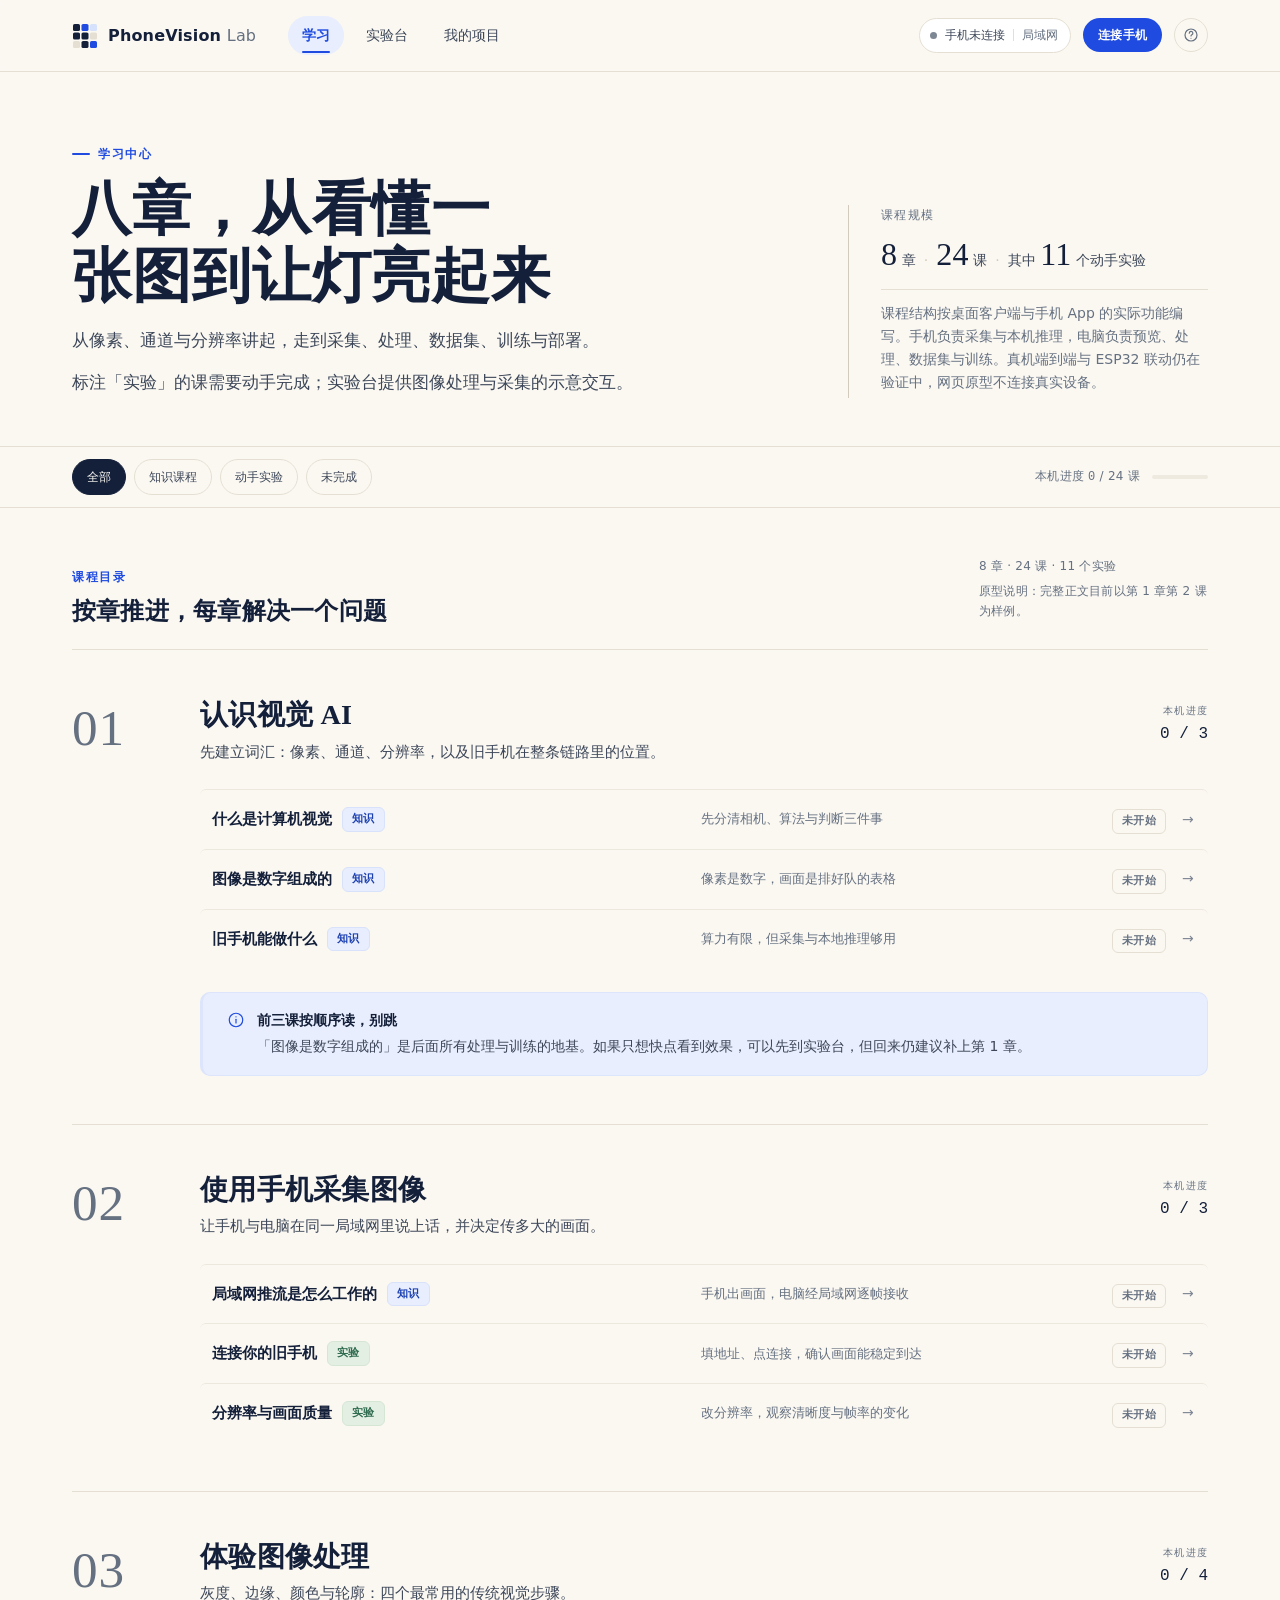
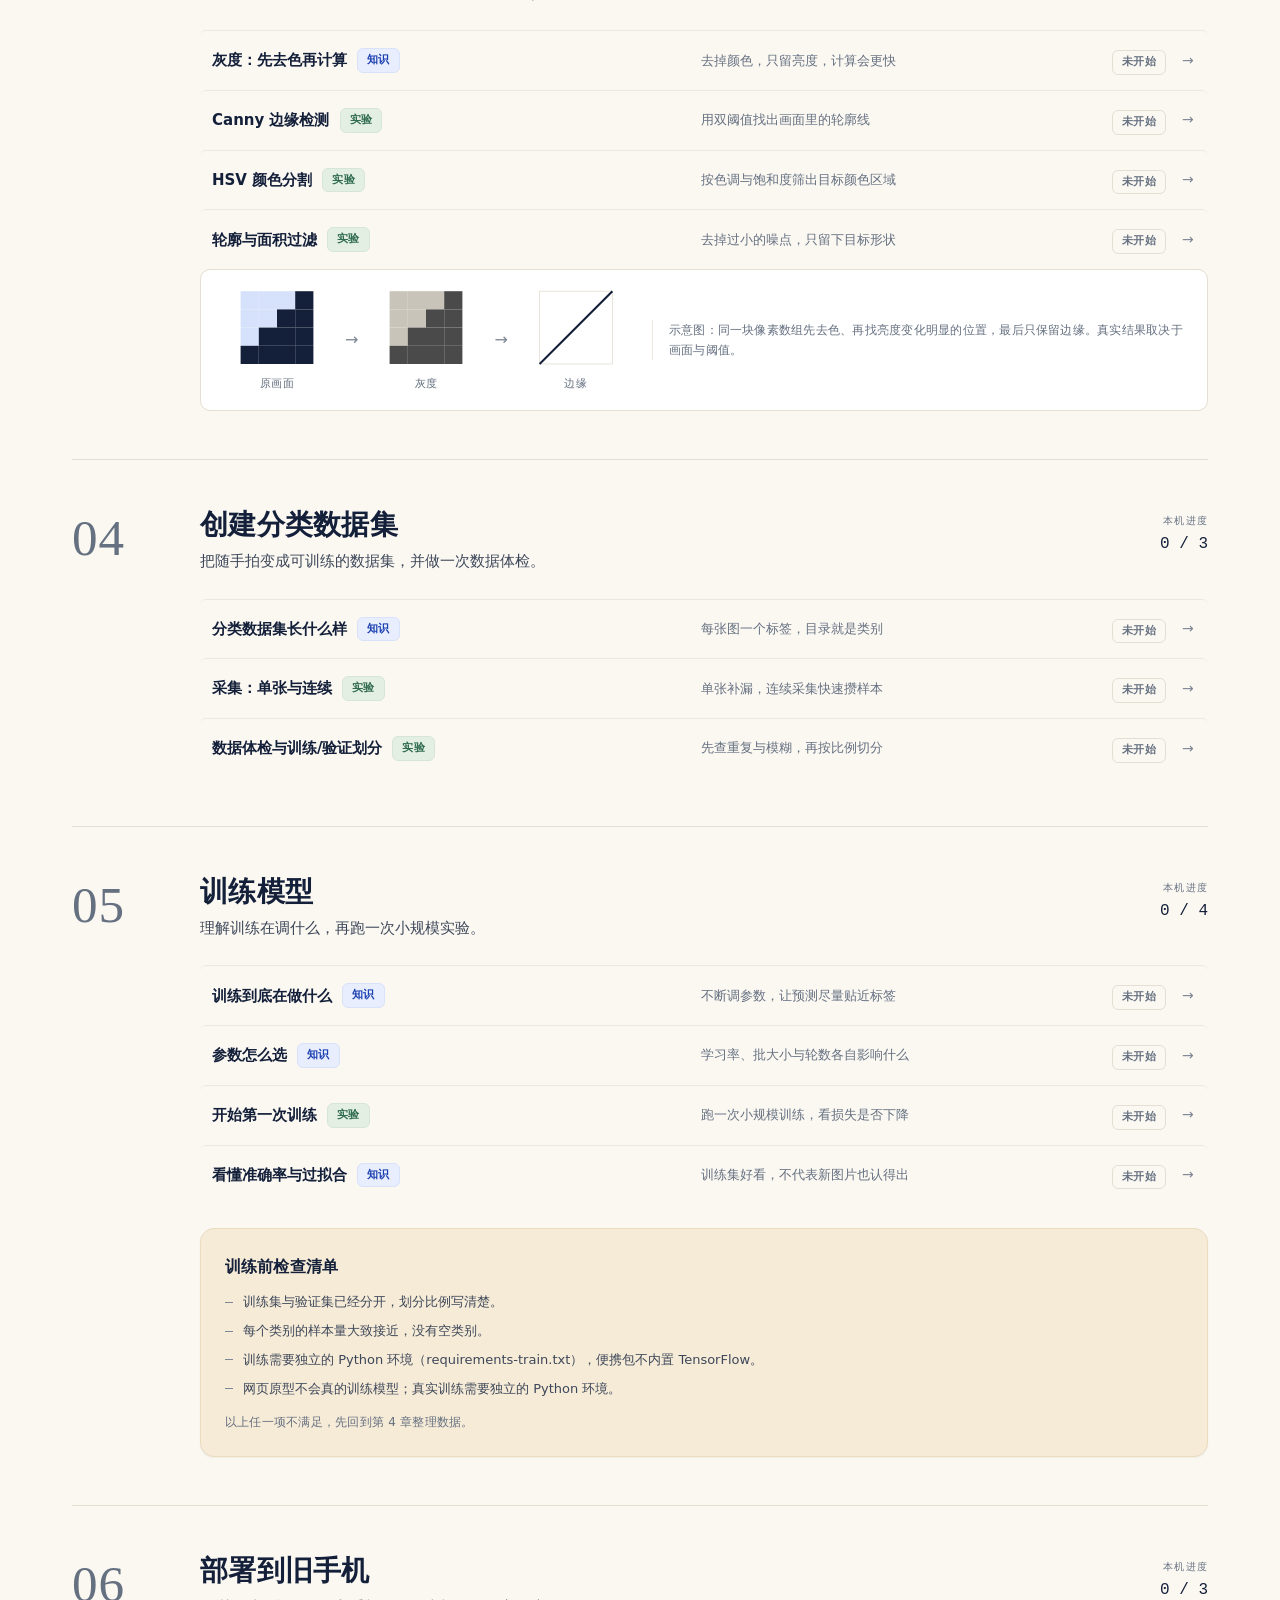
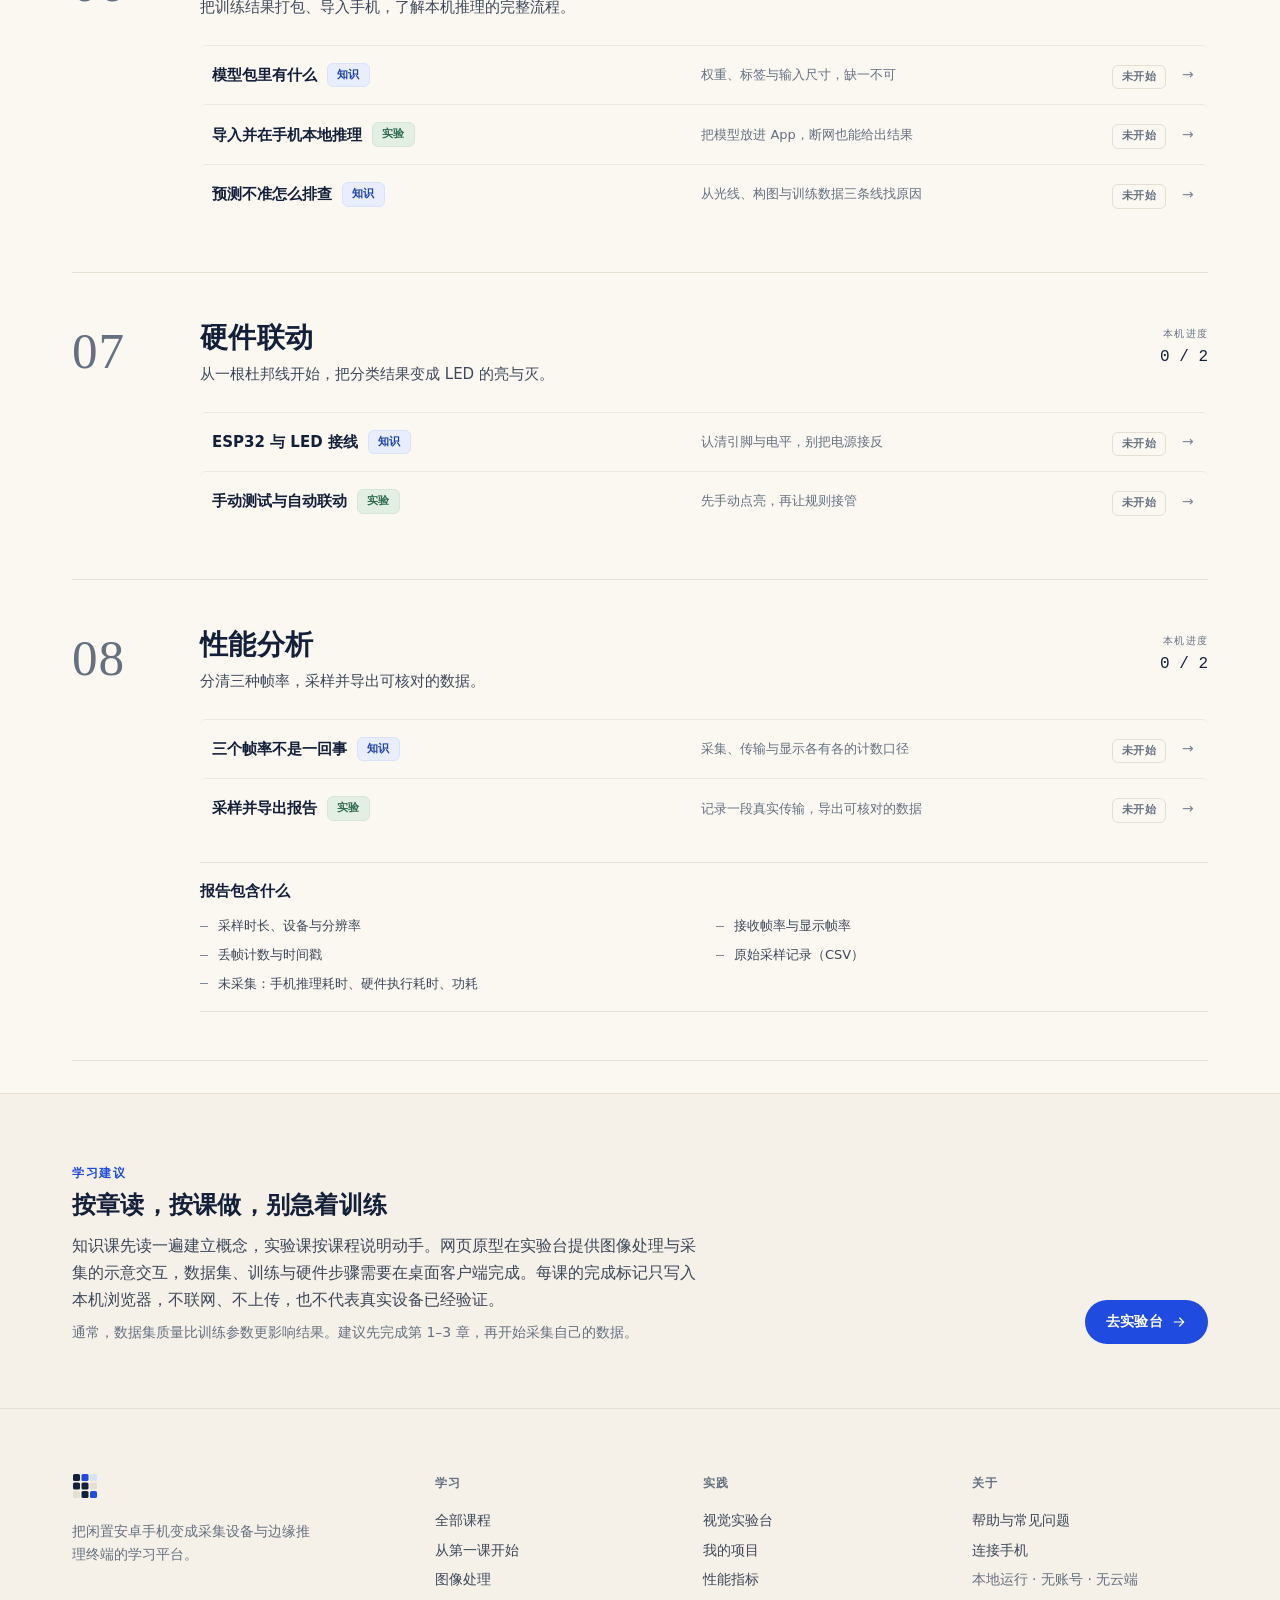
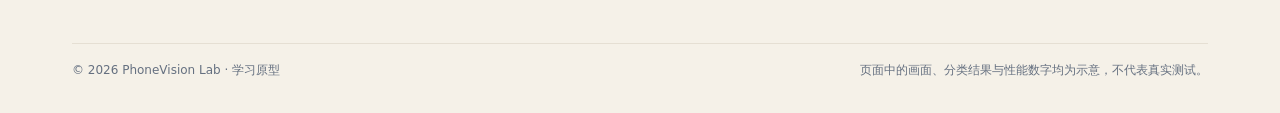
<file: web-prototype/learn.html>
<!doctype html>
<html lang="zh-CN">
<head>
  <meta charset="utf-8">
  <meta name="viewport" content="width=device-width, initial-scale=1">
  <title>学习中心 · PhoneVision Lab</title>
  <meta name="description" content="PhoneVision Lab 学习中心：8 章 24 课，从像素与图像处理到数据集、训练、手机本地推理与 ESP32 联动。">
  <link rel="stylesheet" href="assets/css/styles.css">
  <link rel="stylesheet" href="assets/css/page-learn.css">
  <script defer src="assets/js/site.js"></script>
</head>
<body data-page="learn">
  <a class="skip-link" href="#main">跳到主要内容</a>

  <header class="nav">
    <div class="nav__inner">
      <a class="brand" href="index.html" aria-label="PhoneVision Lab 首页">
        <svg class="brand__mark" viewBox="0 0 26 26" aria-hidden="true">
          <rect x="1" y="1" width="7" height="7" rx="1.6" fill="#14203A"/>
          <rect x="9.5" y="1" width="7" height="7" rx="1.6" fill="#1F4BE0"/>
          <rect x="18" y="1" width="7" height="7" rx="1.6" fill="#D6E1FB"/>
          <rect x="1" y="9.5" width="7" height="7" rx="1.6" fill="#14203A"/>
          <rect x="9.5" y="9.5" width="7" height="7" rx="1.6" fill="#14203A"/>
          <rect x="18" y="9.5" width="7" height="7" rx="1.6" fill="#E5DFD3"/>
          <rect x="1" y="18" width="7" height="7" rx="1.6" fill="#E5DFD3"/>
          <rect x="9.5" y="18" width="7" height="7" rx="1.6" fill="#14203A"/>
          <rect x="18" y="18" width="7" height="7" rx="1.6" fill="#1F4BE0"/>
        </svg>
        <span class="brand__name">PhoneVision <span>Lab</span></span>
      </a>
      <nav class="nav__links" aria-label="主导航">
        <a class="nav__link" data-nav="learn" href="learn.html">学习</a>
        <a class="nav__link" data-nav="lab" href="lab.html">实验台</a>
        <a class="nav__link" data-nav="projects" href="projects.html">我的项目</a>
      </nav>
      <div class="nav__right">
        <span class="status">
          <span class="status__dot" aria-hidden="true"></span>
          手机未连接
          <span class="status__sep" aria-hidden="true"></span>
          <span class="status__detail">局域网</span>
        </span>
        <button class="btn btn--primary btn--sm" type="button" data-open-modal="connect-modal">连接手机</button>
        <button class="nav__help" type="button" data-open-modal="help-modal" aria-label="帮助">
          <svg width="16" height="16" viewBox="0 0 24 24" fill="none" stroke="currentColor" stroke-width="1.8" stroke-linecap="round" aria-hidden="true"><circle cx="12" cy="12" r="9"/><path d="M9.4 9.2a2.7 2.7 0 1 1 3.9 2.4c-.8.4-1.3 1-1.3 1.9"/><circle cx="12" cy="17" r=".8" fill="currentColor" stroke="none"/></svg>
        </button>
      </div>
    </div>
  </header>

  <main id="main">
    <section class="learn-hero">
      <div class="container">
        <div class="learn-hero__grid">
          <div class="learn-hero__text">
            <p class="eyebrow">学习中心</p>
            <h1 class="display learn-hero__title">八章，从看懂一张图到让灯亮起来</h1>
            <p class="lead learn-hero__lead">从像素、通道与分辨率讲起，走到采集、处理、数据集、训练与部署。</p>
            <p class="lead learn-hero__lead">标注「实验」的课需要动手完成；实验台提供图像处理与采集的示意交互。</p>
          </div>
          <aside class="learn-hero__aside" aria-label="课程规模">
            <p class="learn-hero__aside-label">课程规模</p>
            <p class="hero-stats">
              <span class="hero-stats__item"><strong class="hero-stats__num">8</strong> 章</span>
              <span class="hero-stats__sep" aria-hidden="true">·</span>
              <span class="hero-stats__item"><strong class="hero-stats__num">24</strong> 课</span>
              <span class="hero-stats__sep" aria-hidden="true">·</span>
              <span class="hero-stats__item">其中 <strong class="hero-stats__num">11</strong> 个动手实验</span>
            </p>
            <p class="small learn-hero__note">课程结构按桌面客户端与手机 App 的实际功能编写。手机负责采集与本机推理，电脑负责预览、处理、数据集与训练。真机端到端与 ESP32 联动仍在验证中，网页原型不连接真实设备。</p>
          </aside>
        </div>
      </div>
    </section>

    <div class="learn-tools">
      <div class="container learn-tools__inner">
        <div class="chips" role="group" aria-label="筛选课程">
          <button class="chip" type="button" data-filter="all" aria-pressed="true">全部</button>
          <button class="chip" type="button" data-filter="know" aria-pressed="false">知识课程</button>
          <button class="chip" type="button" data-filter="lab" aria-pressed="false">动手实验</button>
          <button class="chip" type="button" data-filter="todo" aria-pressed="false">未完成</button>
        </div>
        <p class="learn-tools__progress meta">
          本机进度
          <span class="u-mono" data-progress-count>0</span> / 24 课
          <span class="progress progress--thin learn-tools__bar" aria-hidden="true"><span class="progress__bar" data-progress-bar data-progress-total="24"></span></span>
        </p>
      </div>
    </div>

    <section class="chapters" aria-labelledby="chapters-title">
      <div class="container">
        <div class="section-head">
          <div class="section-head__text">
            <p class="eyebrow eyebrow--plain">课程目录</p>
            <h2 class="h2" id="chapters-title">按章推进，每章解决一个问题</h2>
          </div>
          <div class="section-head__aside">
            <p class="meta">8 章 · 24 课 · 11 个实验</p>
            <p class="meta chapters__note">原型说明：完整正文目前以第 1 章第 2 课为样例。</p>
          </div>
        </div>

        <!-- 第 1 章 -->
        <section class="chapter" data-chapter id="ch1" aria-labelledby="ch1-title">
          <p class="chapter__num" aria-hidden="true">01</p>
          <div class="chapter__body">
            <header class="chapter__head">
              <div class="chapter__intro">
                <h2 class="h2 chapter__title" id="ch1-title"><span class="sr-only">第 1 章：</span>认识视觉 AI</h2>
                <p class="chapter__desc">先建立词汇：像素、通道、分辨率，以及旧手机在整条链路里的位置。</p>
              </div>
              <p class="chapter__progress">
                <span class="chapter__progress-label">本机进度</span>
                <span class="chapter__progress-value u-mono" data-course-progress="c1-1,c1-2,c1-3">0 / 3</span>
              </p>
            </header>
            <ol class="course-list">
              <li>
                <a class="course" data-course="c1-1" data-course-type="know" href="lesson.html">
                  <span class="course__main"><span class="course__name">什么是计算机视觉</span><span class="tag tag--know">知识</span></span>
                  <span class="course__desc">先分清相机、算法与判断三件事</span>
                  <span class="course__state"><span class="tag" data-course-state>未开始</span></span>
                  <span class="course__arrow" aria-hidden="true">→</span>
                </a>
              </li>
              <li>
                <a class="course" data-course="c1-2" data-course-type="know" href="lesson.html">
                  <span class="course__main"><span class="course__name">图像是数字组成的</span><span class="tag tag--know">知识</span></span>
                  <span class="course__desc">像素是数字，画面是排好队的表格</span>
                  <span class="course__state"><span class="tag" data-course-state>未开始</span></span>
                  <span class="course__arrow" aria-hidden="true">→</span>
                </a>
              </li>
              <li>
                <a class="course" data-course="c1-3" data-course-type="know" href="lesson.html">
                  <span class="course__main"><span class="course__name">旧手机能做什么</span><span class="tag tag--know">知识</span></span>
                  <span class="course__desc">算力有限，但采集与本地推理够用</span>
                  <span class="course__state"><span class="tag" data-course-state>未开始</span></span>
                  <span class="course__arrow" aria-hidden="true">→</span>
                </a>
              </li>
            </ol>
            <div class="callout callout--info chapter__extra">
              <svg class="callout__icon" viewBox="0 0 24 24" fill="none" stroke="currentColor" stroke-width="1.6" stroke-linecap="round" aria-hidden="true"><circle cx="12" cy="12" r="9"/><path d="M12 11v5"/><circle cx="12" cy="7.8" r=".9" fill="currentColor" stroke="none"/></svg>
              <div>
                <p class="callout__title">前三课按顺序读，别跳</p>
                <p>「图像是数字组成的」是后面所有处理与训练的地基。如果只想快点看到效果，可以先到实验台，但回来仍建议补上第 1 章。</p>
              </div>
            </div>
          </div>
        </section>

        <!-- 第 2 章 -->
        <section class="chapter" data-chapter id="ch2" aria-labelledby="ch2-title">
          <p class="chapter__num" aria-hidden="true">02</p>
          <div class="chapter__body">
            <header class="chapter__head">
              <div class="chapter__intro">
                <h2 class="h2 chapter__title" id="ch2-title"><span class="sr-only">第 2 章：</span>使用手机采集图像</h2>
                <p class="chapter__desc">让手机与电脑在同一局域网里说上话，并决定传多大的画面。</p>
              </div>
              <p class="chapter__progress">
                <span class="chapter__progress-label">本机进度</span>
                <span class="chapter__progress-value u-mono" data-course-progress="c2-1,c2-2,c2-3">0 / 3</span>
              </p>
            </header>
            <ol class="course-list">
              <li>
                <a class="course" data-course="c2-1" data-course-type="know" href="lesson.html">
                  <span class="course__main"><span class="course__name">局域网推流是怎么工作的</span><span class="tag tag--know">知识</span></span>
                  <span class="course__desc">手机出画面，电脑经局域网逐帧接收</span>
                  <span class="course__state"><span class="tag" data-course-state>未开始</span></span>
                  <span class="course__arrow" aria-hidden="true">→</span>
                </a>
              </li>
              <li>
                <a class="course" data-course="c2-2" data-course-type="lab" href="lesson.html">
                  <span class="course__main"><span class="course__name">连接你的旧手机</span><span class="tag tag--lab">实验</span></span>
                  <span class="course__desc">填地址、点连接，确认画面能稳定到达</span>
                  <span class="course__state"><span class="tag" data-course-state>未开始</span></span>
                  <span class="course__arrow" aria-hidden="true">→</span>
                </a>
              </li>
              <li>
                <a class="course" data-course="c2-3" data-course-type="lab" href="lesson.html">
                  <span class="course__main"><span class="course__name">分辨率与画面质量</span><span class="tag tag--lab">实验</span></span>
                  <span class="course__desc">改分辨率，观察清晰度与帧率的变化</span>
                  <span class="course__state"><span class="tag" data-course-state>未开始</span></span>
                  <span class="course__arrow" aria-hidden="true">→</span>
                </a>
              </li>
            </ol>
          </div>
        </section>

        <!-- 第 3 章 -->
        <section class="chapter" data-chapter id="ch3" aria-labelledby="ch3-title">
          <p class="chapter__num" aria-hidden="true">03</p>
          <div class="chapter__body">
            <header class="chapter__head">
              <div class="chapter__intro">
                <h2 class="h2 chapter__title" id="ch3-title"><span class="sr-only">第 3 章：</span>体验图像处理</h2>
                <p class="chapter__desc">灰度、边缘、颜色与轮廓：四个最常用的传统视觉步骤。</p>
              </div>
              <p class="chapter__progress">
                <span class="chapter__progress-label">本机进度</span>
                <span class="chapter__progress-value u-mono" data-course-progress="c3-1,c3-2,c3-3,c3-4">0 / 4</span>
              </p>
            </header>
            <ol class="course-list">
              <li>
                <a class="course" data-course="c3-1" data-course-type="know" href="lesson.html">
                  <span class="course__main"><span class="course__name">灰度：先去色再计算</span><span class="tag tag--know">知识</span></span>
                  <span class="course__desc">去掉颜色，只留亮度，计算会更快</span>
                  <span class="course__state"><span class="tag" data-course-state>未开始</span></span>
                  <span class="course__arrow" aria-hidden="true">→</span>
                </a>
              </li>
              <li>
                <a class="course" data-course="c3-2" data-course-type="lab" href="lesson.html">
                  <span class="course__main"><span class="course__name">Canny 边缘检测</span><span class="tag tag--lab">实验</span></span>
                  <span class="course__desc">用双阈值找出画面里的轮廓线</span>
                  <span class="course__state"><span class="tag" data-course-state>未开始</span></span>
                  <span class="course__arrow" aria-hidden="true">→</span>
                </a>
              </li>
              <li>
                <a class="course" data-course="c3-3" data-course-type="lab" href="lesson.html">
                  <span class="course__main"><span class="course__name">HSV 颜色分割</span><span class="tag tag--lab">实验</span></span>
                  <span class="course__desc">按色调与饱和度筛出目标颜色区域</span>
                  <span class="course__state"><span class="tag" data-course-state>未开始</span></span>
                  <span class="course__arrow" aria-hidden="true">→</span>
                </a>
              </li>
              <li>
                <a class="course" data-course="c3-4" data-course-type="lab" href="lesson.html">
                  <span class="course__main"><span class="course__name">轮廓与面积过滤</span><span class="tag tag--lab">实验</span></span>
                  <span class="course__desc">去掉过小的噪点，只留下目标形状</span>
                  <span class="course__state"><span class="tag" data-course-state>未开始</span></span>
                  <span class="course__arrow" aria-hidden="true">→</span>
                </a>
              </li>
            </ol>
            <figure class="process-figure chapter__extra">
              <div class="process-figure__row">
                <div class="process-step">
                  <svg viewBox="0 0 120 96" aria-hidden="true">
                    <rect x="18" y="6" width="21" height="21" fill="#D6E1FB"/><rect x="39" y="6" width="21" height="21" fill="#D6E1FB"/><rect x="60" y="6" width="21" height="21" fill="#D6E1FB"/><rect x="81" y="6" width="21" height="21" fill="#14203A"/>
                    <rect x="18" y="27" width="21" height="21" fill="#D6E1FB"/><rect x="39" y="27" width="21" height="21" fill="#D6E1FB"/><rect x="60" y="27" width="21" height="21" fill="#14203A"/><rect x="81" y="27" width="21" height="21" fill="#14203A"/>
                    <rect x="18" y="48" width="21" height="21" fill="#D6E1FB"/><rect x="39" y="48" width="21" height="21" fill="#14203A"/><rect x="60" y="48" width="21" height="21" fill="#14203A"/><rect x="81" y="48" width="21" height="21" fill="#14203A"/>
                    <rect x="18" y="69" width="21" height="21" fill="#14203A"/><rect x="39" y="69" width="21" height="21" fill="#14203A"/><rect x="60" y="69" width="21" height="21" fill="#14203A"/><rect x="81" y="69" width="21" height="21" fill="#14203A"/>
                  </svg>
                  <span class="process-step__label">原画面</span>
                </div>
                <span class="process-arrow" aria-hidden="true">→</span>
                <div class="process-step">
                  <svg viewBox="0 0 120 96" aria-hidden="true">
                    <rect x="18" y="6" width="21" height="21" fill="#C9C4BA"/><rect x="39" y="6" width="21" height="21" fill="#C9C4BA"/><rect x="60" y="6" width="21" height="21" fill="#C9C4BA"/><rect x="81" y="6" width="21" height="21" fill="#4A4A4A"/>
                    <rect x="18" y="27" width="21" height="21" fill="#C9C4BA"/><rect x="39" y="27" width="21" height="21" fill="#C9C4BA"/><rect x="60" y="27" width="21" height="21" fill="#4A4A4A"/><rect x="81" y="27" width="21" height="21" fill="#4A4A4A"/>
                    <rect x="18" y="48" width="21" height="21" fill="#C9C4BA"/><rect x="39" y="48" width="21" height="21" fill="#4A4A4A"/><rect x="60" y="48" width="21" height="21" fill="#4A4A4A"/><rect x="81" y="48" width="21" height="21" fill="#4A4A4A"/>
                    <rect x="18" y="69" width="21" height="21" fill="#4A4A4A"/><rect x="39" y="69" width="21" height="21" fill="#4A4A4A"/><rect x="60" y="69" width="21" height="21" fill="#4A4A4A"/><rect x="81" y="69" width="21" height="21" fill="#4A4A4A"/>
                  </svg>
                  <span class="process-step__label">灰度</span>
                </div>
                <span class="process-arrow" aria-hidden="true">→</span>
                <div class="process-step">
                  <svg viewBox="0 0 120 96" aria-hidden="true">
                    <rect x="18" y="6" width="84" height="84" fill="#FFFFFF" stroke="#E5DFD3"/>
                    <path d="M102 6 L18 90" fill="none" stroke="#14203A" stroke-width="2.4"/>
                  </svg>
                  <span class="process-step__label">边缘</span>
                </div>
              </div>
              <figcaption class="meta">示意图：同一块像素数组先去色、再找亮度变化明显的位置，最后只保留边缘。真实结果取决于画面与阈值。</figcaption>
            </figure>
          </div>
        </section>

        <!-- 第 4 章 -->
        <section class="chapter" data-chapter id="ch4" aria-labelledby="ch4-title">
          <p class="chapter__num" aria-hidden="true">04</p>
          <div class="chapter__body">
            <header class="chapter__head">
              <div class="chapter__intro">
                <h2 class="h2 chapter__title" id="ch4-title"><span class="sr-only">第 4 章：</span>创建分类数据集</h2>
                <p class="chapter__desc">把随手拍变成可训练的数据集，并做一次数据体检。</p>
              </div>
              <p class="chapter__progress">
                <span class="chapter__progress-label">本机进度</span>
                <span class="chapter__progress-value u-mono" data-course-progress="c4-1,c4-2,c4-3">0 / 3</span>
              </p>
            </header>
            <ol class="course-list">
              <li>
                <a class="course" data-course="c4-1" data-course-type="know" href="lesson.html">
                  <span class="course__main"><span class="course__name">分类数据集长什么样</span><span class="tag tag--know">知识</span></span>
                  <span class="course__desc">每张图一个标签，目录就是类别</span>
                  <span class="course__state"><span class="tag" data-course-state>未开始</span></span>
                  <span class="course__arrow" aria-hidden="true">→</span>
                </a>
              </li>
              <li>
                <a class="course" data-course="c4-2" data-course-type="lab" href="lesson.html">
                  <span class="course__main"><span class="course__name">采集：单张与连续</span><span class="tag tag--lab">实验</span></span>
                  <span class="course__desc">单张补漏，连续采集快速攒样本</span>
                  <span class="course__state"><span class="tag" data-course-state>未开始</span></span>
                  <span class="course__arrow" aria-hidden="true">→</span>
                </a>
              </li>
              <li>
                <a class="course" data-course="c4-3" data-course-type="lab" href="lesson.html">
                  <span class="course__main"><span class="course__name">数据体检与训练/验证划分</span><span class="tag tag--lab">实验</span></span>
                  <span class="course__desc">先查重复与模糊，再按比例切分</span>
                  <span class="course__state"><span class="tag" data-course-state>未开始</span></span>
                  <span class="course__arrow" aria-hidden="true">→</span>
                </a>
              </li>
            </ol>
          </div>
        </section>

        <!-- 第 5 章 -->
        <section class="chapter" data-chapter id="ch5" aria-labelledby="ch5-title">
          <p class="chapter__num" aria-hidden="true">05</p>
          <div class="chapter__body">
            <header class="chapter__head">
              <div class="chapter__intro">
                <h2 class="h2 chapter__title" id="ch5-title"><span class="sr-only">第 5 章：</span>训练模型</h2>
                <p class="chapter__desc">理解训练在调什么，再跑一次小规模实验。</p>
              </div>
              <p class="chapter__progress">
                <span class="chapter__progress-label">本机进度</span>
                <span class="chapter__progress-value u-mono" data-course-progress="c5-1,c5-2,c5-3,c5-4">0 / 4</span>
              </p>
            </header>
            <ol class="course-list">
              <li>
                <a class="course" data-course="c5-1" data-course-type="know" href="lesson.html">
                  <span class="course__main"><span class="course__name">训练到底在做什么</span><span class="tag tag--know">知识</span></span>
                  <span class="course__desc">不断调参数，让预测尽量贴近标签</span>
                  <span class="course__state"><span class="tag" data-course-state>未开始</span></span>
                  <span class="course__arrow" aria-hidden="true">→</span>
                </a>
              </li>
              <li>
                <a class="course" data-course="c5-2" data-course-type="know" href="lesson.html">
                  <span class="course__main"><span class="course__name">参数怎么选</span><span class="tag tag--know">知识</span></span>
                  <span class="course__desc">学习率、批大小与轮数各自影响什么</span>
                  <span class="course__state"><span class="tag" data-course-state>未开始</span></span>
                  <span class="course__arrow" aria-hidden="true">→</span>
                </a>
              </li>
              <li>
                <a class="course" data-course="c5-3" data-course-type="lab" href="lesson.html">
                  <span class="course__main"><span class="course__name">开始第一次训练</span><span class="tag tag--lab">实验</span></span>
                  <span class="course__desc">跑一次小规模训练，看损失是否下降</span>
                  <span class="course__state"><span class="tag" data-course-state>未开始</span></span>
                  <span class="course__arrow" aria-hidden="true">→</span>
                </a>
              </li>
              <li>
                <a class="course" data-course="c5-4" data-course-type="know" href="lesson.html">
                  <span class="course__main"><span class="course__name">看懂准确率与过拟合</span><span class="tag tag--know">知识</span></span>
                  <span class="course__desc">训练集好看，不代表新图片也认得出</span>
                  <span class="course__state"><span class="tag" data-course-state>未开始</span></span>
                  <span class="course__arrow" aria-hidden="true">→</span>
                </a>
              </li>
            </ol>
            <aside class="card card--sand chapter__extra chapter-checklist" aria-labelledby="ch5-check">
              <p class="card__title" id="ch5-check">训练前检查清单</p>
              <ul class="checklist u-mt3">
                <li>训练集与验证集已经分开，划分比例写清楚。</li>
                <li>每个类别的样本量大致接近，没有空类别。</li>
                <li>训练需要独立的 Python 环境（requirements-train.txt），便携包不内置 TensorFlow。</li>
                <li>网页原型不会真的训练模型；真实训练需要独立的 Python 环境。</li>
              </ul>
              <p class="meta u-mt3">以上任一项不满足，先回到第 4 章整理数据。</p>
            </aside>
          </div>
        </section>

        <!-- 第 6 章 -->
        <section class="chapter" data-chapter id="ch6" aria-labelledby="ch6-title">
          <p class="chapter__num" aria-hidden="true">06</p>
          <div class="chapter__body">
            <header class="chapter__head">
              <div class="chapter__intro">
                <h2 class="h2 chapter__title" id="ch6-title"><span class="sr-only">第 6 章：</span>部署到旧手机</h2>
                <p class="chapter__desc">把训练结果打包、导入手机，了解本机推理的完整流程。</p>
              </div>
              <p class="chapter__progress">
                <span class="chapter__progress-label">本机进度</span>
                <span class="chapter__progress-value u-mono" data-course-progress="c6-1,c6-2,c6-3">0 / 3</span>
              </p>
            </header>
            <ol class="course-list">
              <li>
                <a class="course" data-course="c6-1" data-course-type="know" href="lesson.html">
                  <span class="course__main"><span class="course__name">模型包里有什么</span><span class="tag tag--know">知识</span></span>
                  <span class="course__desc">权重、标签与输入尺寸，缺一不可</span>
                  <span class="course__state"><span class="tag" data-course-state>未开始</span></span>
                  <span class="course__arrow" aria-hidden="true">→</span>
                </a>
              </li>
              <li>
                <a class="course" data-course="c6-2" data-course-type="lab" href="lesson.html">
                  <span class="course__main"><span class="course__name">导入并在手机本地推理</span><span class="tag tag--lab">实验</span></span>
                  <span class="course__desc">把模型放进 App，断网也能给出结果</span>
                  <span class="course__state"><span class="tag" data-course-state>未开始</span></span>
                  <span class="course__arrow" aria-hidden="true">→</span>
                </a>
              </li>
              <li>
                <a class="course" data-course="c6-3" data-course-type="know" href="lesson.html">
                  <span class="course__main"><span class="course__name">预测不准怎么排查</span><span class="tag tag--know">知识</span></span>
                  <span class="course__desc">从光线、构图与训练数据三条线找原因</span>
                  <span class="course__state"><span class="tag" data-course-state>未开始</span></span>
                  <span class="course__arrow" aria-hidden="true">→</span>
                </a>
              </li>
            </ol>
          </div>
        </section>

        <!-- 第 7 章 -->
        <section class="chapter" data-chapter id="ch7" aria-labelledby="ch7-title">
          <p class="chapter__num" aria-hidden="true">07</p>
          <div class="chapter__body">
            <header class="chapter__head">
              <div class="chapter__intro">
                <h2 class="h2 chapter__title" id="ch7-title"><span class="sr-only">第 7 章：</span>硬件联动</h2>
                <p class="chapter__desc">从一根杜邦线开始，把分类结果变成 LED 的亮与灭。</p>
              </div>
              <p class="chapter__progress">
                <span class="chapter__progress-label">本机进度</span>
                <span class="chapter__progress-value u-mono" data-course-progress="c7-1,c7-2">0 / 2</span>
              </p>
            </header>
            <ol class="course-list">
              <li>
                <a class="course" data-course="c7-1" data-course-type="know" href="lesson.html">
                  <span class="course__main"><span class="course__name">ESP32 与 LED 接线</span><span class="tag tag--know">知识</span></span>
                  <span class="course__desc">认清引脚与电平，别把电源接反</span>
                  <span class="course__state"><span class="tag" data-course-state>未开始</span></span>
                  <span class="course__arrow" aria-hidden="true">→</span>
                </a>
              </li>
              <li>
                <a class="course" data-course="c7-2" data-course-type="lab" href="lesson.html">
                  <span class="course__main"><span class="course__name">手动测试与自动联动</span><span class="tag tag--lab">实验</span></span>
                  <span class="course__desc">先手动点亮，再让规则接管</span>
                  <span class="course__state"><span class="tag" data-course-state>未开始</span></span>
                  <span class="course__arrow" aria-hidden="true">→</span>
                </a>
              </li>
            </ol>
          </div>
        </section>

        <!-- 第 8 章 -->
        <section class="chapter" data-chapter id="ch8" aria-labelledby="ch8-title">
          <p class="chapter__num" aria-hidden="true">08</p>
          <div class="chapter__body">
            <header class="chapter__head">
              <div class="chapter__intro">
                <h2 class="h2 chapter__title" id="ch8-title"><span class="sr-only">第 8 章：</span>性能分析</h2>
                <p class="chapter__desc">分清三种帧率，采样并导出可核对的数据。</p>
              </div>
              <p class="chapter__progress">
                <span class="chapter__progress-label">本机进度</span>
                <span class="chapter__progress-value u-mono" data-course-progress="c8-1,c8-2">0 / 2</span>
              </p>
            </header>
            <ol class="course-list">
              <li>
                <a class="course" data-course="c8-1" data-course-type="know" href="lesson.html">
                  <span class="course__main"><span class="course__name">三个帧率不是一回事</span><span class="tag tag--know">知识</span></span>
                  <span class="course__desc">采集、传输与显示各有各的计数口径</span>
                  <span class="course__state"><span class="tag" data-course-state>未开始</span></span>
                  <span class="course__arrow" aria-hidden="true">→</span>
                </a>
              </li>
              <li>
                <a class="course" data-course="c8-2" data-course-type="lab" href="lesson.html">
                  <span class="course__main"><span class="course__name">采样并导出报告</span><span class="tag tag--lab">实验</span></span>
                  <span class="course__desc">记录一段真实传输，导出可核对的数据</span>
                  <span class="course__state"><span class="tag" data-course-state>未开始</span></span>
                  <span class="course__arrow" aria-hidden="true">→</span>
                </a>
              </li>
            </ol>
            <aside class="chapter__extra report-list" aria-labelledby="ch8-report">
              <p class="report-list__title" id="ch8-report">报告包含什么</p>
              <ul class="checklist checklist--cols">
                <li>采样时长、设备与分辨率</li>
                <li>接收帧率与显示帧率</li>
                <li>丢帧计数与时间戳</li>
                <li>原始采样记录（CSV）</li>
                <li class="u-muted">未采集：手机推理耗时、硬件执行耗时、功耗</li>
              </ul>
            </aside>
          </div>
        </section>
      </div>
    </section>

    <section class="learn-advice" aria-labelledby="advice-title">
      <div class="container learn-advice__inner">
        <div class="learn-advice__text">
          <p class="eyebrow eyebrow--plain">学习建议</p>
          <h2 class="h2" id="advice-title">按章读，按课做，别急着训练</h2>
          <p class="body u-mt3">知识课先读一遍建立概念，实验课按课程说明动手。网页原型在实验台提供图像处理与采集的示意交互，数据集、训练与硬件步骤需要在桌面客户端完成。每课的完成标记只写入本机浏览器，不联网、不上传，也不代表真实设备已经验证。</p>
          <p class="small u-mt2">通常，数据集质量比训练参数更影响结果。建议先完成第 1–3 章，再开始采集自己的数据。</p>
        </div>
        <a class="btn btn--primary" href="lab.html">去实验台
          <svg class="btn__icon" viewBox="0 0 24 24" fill="none" stroke="currentColor" stroke-width="1.8" stroke-linecap="round" stroke-linejoin="round" aria-hidden="true"><path d="M5 12h13M13 6l6 6-6 6"/></svg>
        </a>
      </div>
    </section>
  </main>

  <footer class="footer">
    <div class="container">
      <div class="footer__grid">
        <div>
          <a class="brand" href="index.html">
            <svg class="brand__mark" viewBox="0 0 26 26" aria-hidden="true">
              <rect x="1" y="1" width="7" height="7" rx="1.6" fill="#14203A"/>
              <rect x="9.5" y="1" width="7" height="7" rx="1.6" fill="#1F4BE0"/>
              <rect x="18" y="1" width="7" height="7" rx="1.6" fill="#D6E1FB"/>
              <rect x="1" y="9.5" width="7" height="7" rx="1.6" fill="#14203A"/>
              <rect x="9.5" y="9.5" width="7" height="7" rx="1.6" fill="#14203A"/>
              <rect x="18" y="9.5" width="7" height="7" rx="1.6" fill="#E5DFD3"/>
              <rect x="1" y="18" width="7" height="7" rx="1.6" fill="#E5DFD3"/>
              <rect x="9.5" y="18" width="7" height="7" rx="1.6" fill="#14203A"/>
              <rect x="18" y="18" width="7" height="7" rx="1.6" fill="#1F4BE0"/>
            </svg>
          </a>
          <p class="small u-mt3" style="max-width: 28ch">把闲置安卓手机变成采集设备与边缘推理终端的学习平台。</p>
        </div>
        <div>
          <p class="footer__title">学习</p>
          <a class="footer__link" href="learn.html">全部课程</a>
          <a class="footer__link" href="lesson.html">从第一课开始</a>
          <a class="footer__link" href="learn.html#ch3">图像处理</a>
        </div>
        <div>
          <p class="footer__title">实践</p>
          <a class="footer__link" href="lab.html">视觉实验台</a>
          <a class="footer__link" href="projects.html">我的项目</a>
          <a class="footer__link" href="lab.html#metrics">性能指标</a>
        </div>
        <div>
          <p class="footer__title">关于</p>
          <a class="footer__link" href="#" data-open-modal="help-modal">帮助与常见问题</a>
          <a class="footer__link" href="#" data-open-modal="connect-modal">连接手机</a>
          <span class="footer__link u-muted">本地运行 · 无账号 · 无云端</span>
        </div>
      </div>
      <div class="footer__bottom">
        <span>© <span data-year></span> PhoneVision Lab · 学习原型</span>
        <span>页面中的画面、分类结果与性能数字均为示意，不代表真实测试。</span>
      </div>
    </div>
  </footer>

  <div class="modal" id="connect-modal" role="dialog" aria-modal="true" aria-labelledby="connect-title">
    <div class="modal__panel">
      <div class="modal__head">
        <div>
          <p class="eyebrow eyebrow--plain">局域网连接</p>
          <h2 class="modal__title" id="connect-title">连接你的旧手机</h2>
        </div>
        <button class="modal__close" type="button" data-close-modal aria-label="关闭">
          <svg width="14" height="14" viewBox="0 0 24 24" fill="none" stroke="currentColor" stroke-width="2" stroke-linecap="round" aria-hidden="true"><path d="M6 6l12 12M18 6L6 18"/></svg>
        </button>
      </div>
      <div class="modal__body">
        <ol class="steps">
          <li><strong>让两台设备连同一个 Wi-Fi。</strong>手机和电脑必须在同一局域网，不要用手机热点做桥接。</li>
          <li><strong>在手机 App 里点「开始推流」。</strong>App 会在屏幕上显示本机地址，例如 192.168.2.14:8080。</li>
          <li><strong>把地址填到下面。</strong>电脑会先请求 /ping 确认手机在线，再开始接收 MJPEG 画面。</li>
        </ol>
        <form class="stack u-mt5" data-connect-form novalidate>
          <label class="field">
            <span class="field__label">手机地址</span>
            <input class="input input--mono" name="host" type="text" inputmode="decimal"
                   placeholder="192.168.2.14" autocomplete="off" spellcheck="false">
            <span class="field__hint">以手机 App 屏幕上显示的地址为准，不同 Wi-Fi 下会变。</span>
          </label>
          <label class="field">
            <span class="field__label">端口</span>
            <input class="input input--mono" name="port" type="text" inputmode="numeric" value="8080">
          </label>
          <div data-connect-result hidden></div>
          <div class="modal__actions">
            <button class="btn btn--primary" type="submit">检测并连接</button>
            <a class="btn btn--ghost" href="lab.html">先看示意画面</a>
          </div>
          <p class="meta">原型说明：本页面没有网络层，不会真的连接设备，也不会保存地址。真实连接由桌面客户端完成。</p>
        </form>
      </div>
    </div>
  </div>

  <div class="modal" id="help-modal" role="dialog" aria-modal="true" aria-labelledby="help-title">
    <div class="modal__panel">
      <div class="modal__head">
        <div>
          <p class="eyebrow eyebrow--plain">帮助</p>
          <h2 class="modal__title" id="help-title">常见问题</h2>
        </div>
        <button class="modal__close" type="button" data-close-modal aria-label="关闭">
          <svg width="14" height="14" viewBox="0 0 24 24" fill="none" stroke="currentColor" stroke-width="2" stroke-linecap="round" aria-hidden="true"><path d="M6 6l12 12M18 6L6 18"/></svg>
        </button>
      </div>
      <div class="modal__body stack">
        <div><p class="h3">连不上手机？</p><p class="small u-mt2">确认手机 App 已点「开始推流」、两台设备在同一 Wi-Fi、地址与 App 显示一致。电脑上可先访问 http://手机IP:8080/ping 验证。</p></div>
        <hr class="hairline">
        <div><p class="h3">训练按钮是灰的？</p><p class="small u-mt2">训练需要独立的 Python 环境（requirements-train.txt）。便携包不内置 TensorFlow，请改用 start-training.cmd 启动。</p></div>
        <hr class="hairline">
        <div><p class="h3">为什么 LED 没有真的亮？</p><p class="small u-mt2">ESP32 与 LED 的真机链路仍在验证中。电脑端只能确认到「已接收」，没有「已执行」回执时不会显示成功。</p></div>
        <hr class="hairline">
        <div><p class="h3">数据存在哪里？</p><p class="small u-mt2">默认在本机 %LOCALAPPDATA%\PhoneVisionLab，不上传云端，也没有账号体系。</p></div>
      </div>
    </div>
  </div>
</body>
</html>
</file>
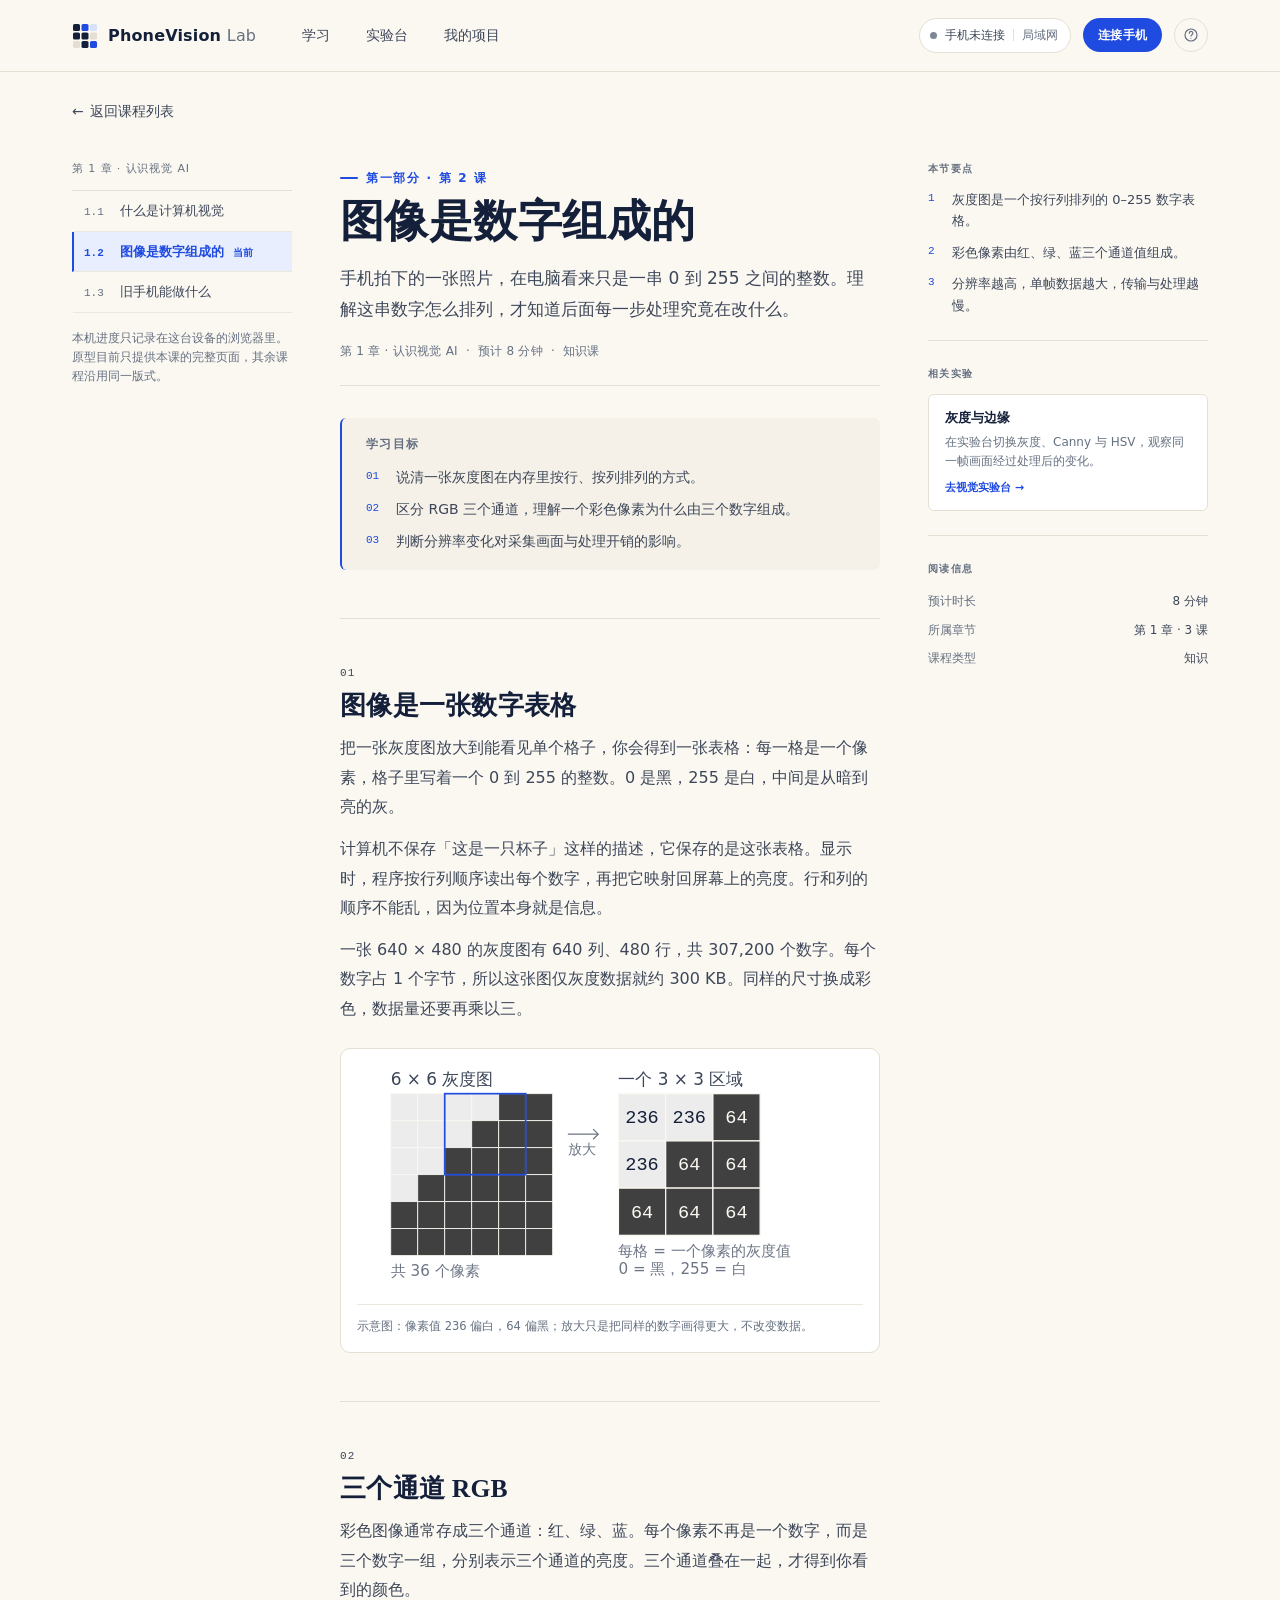
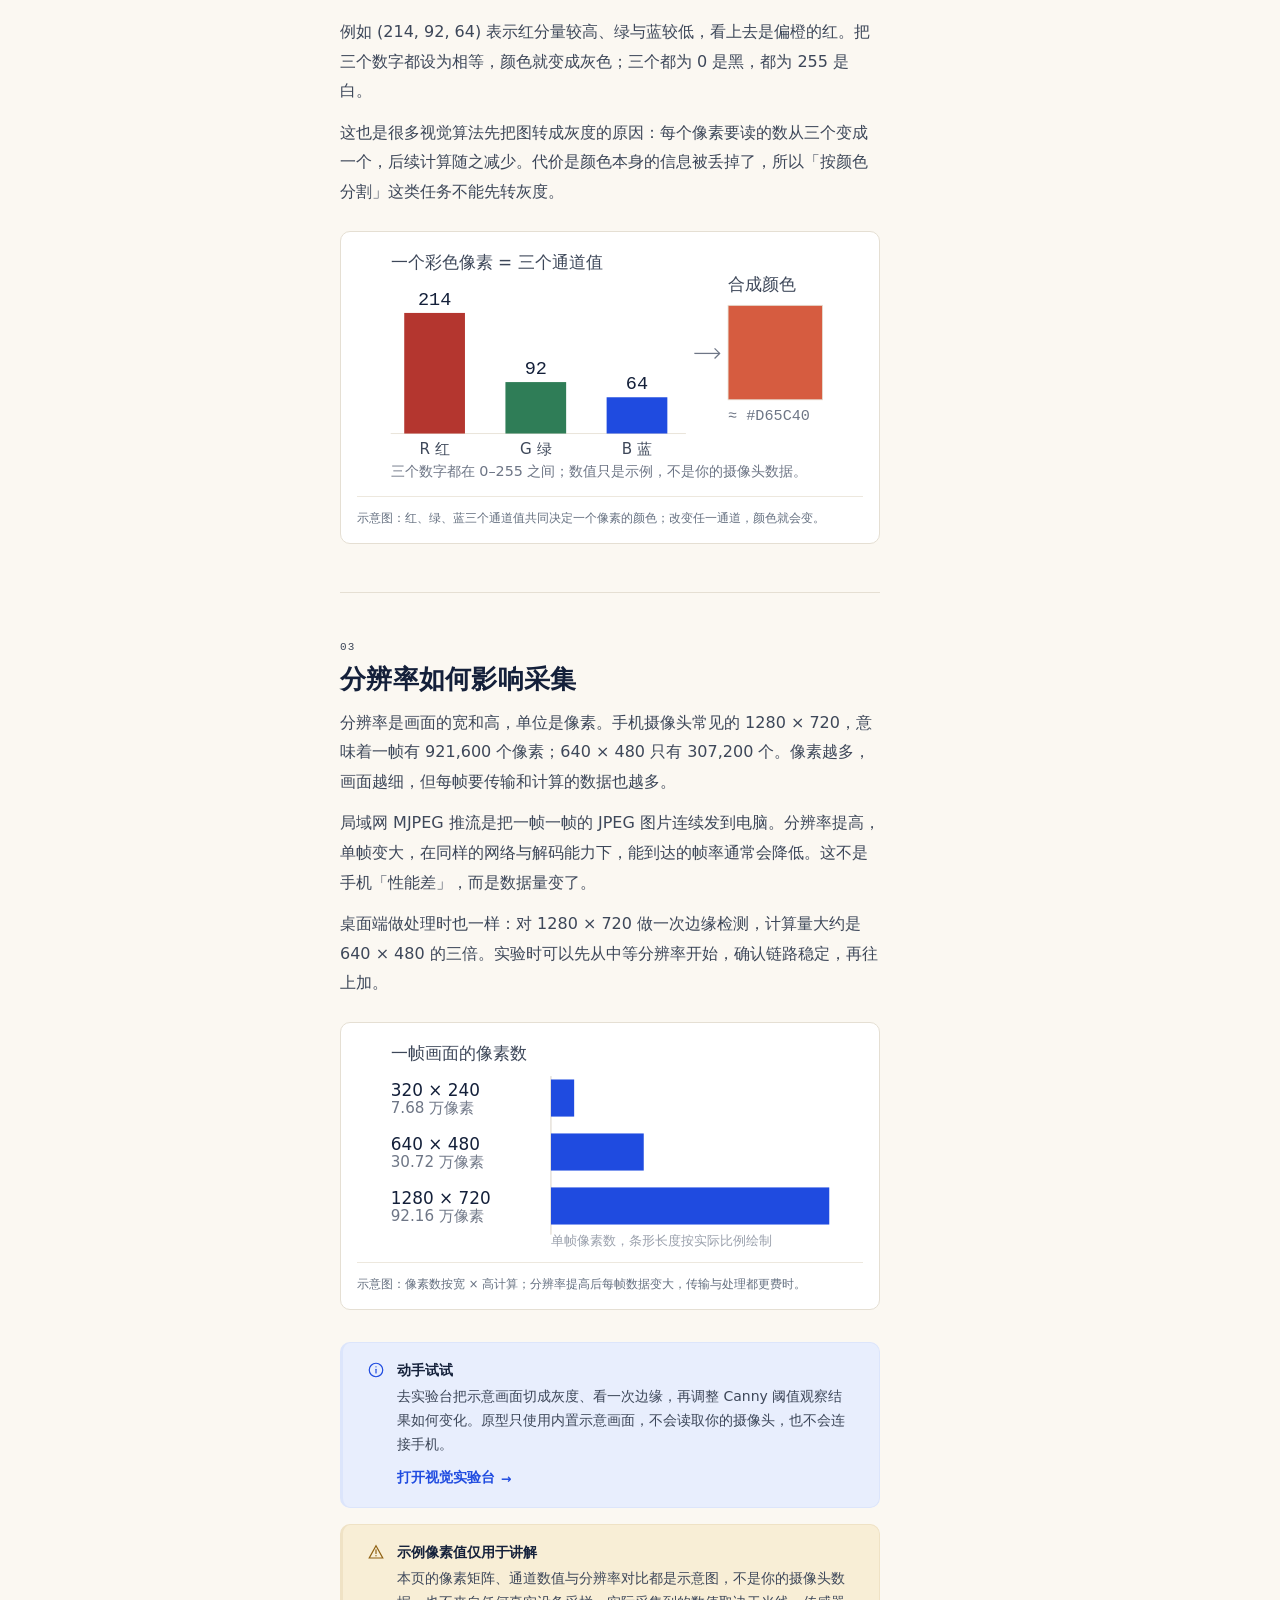
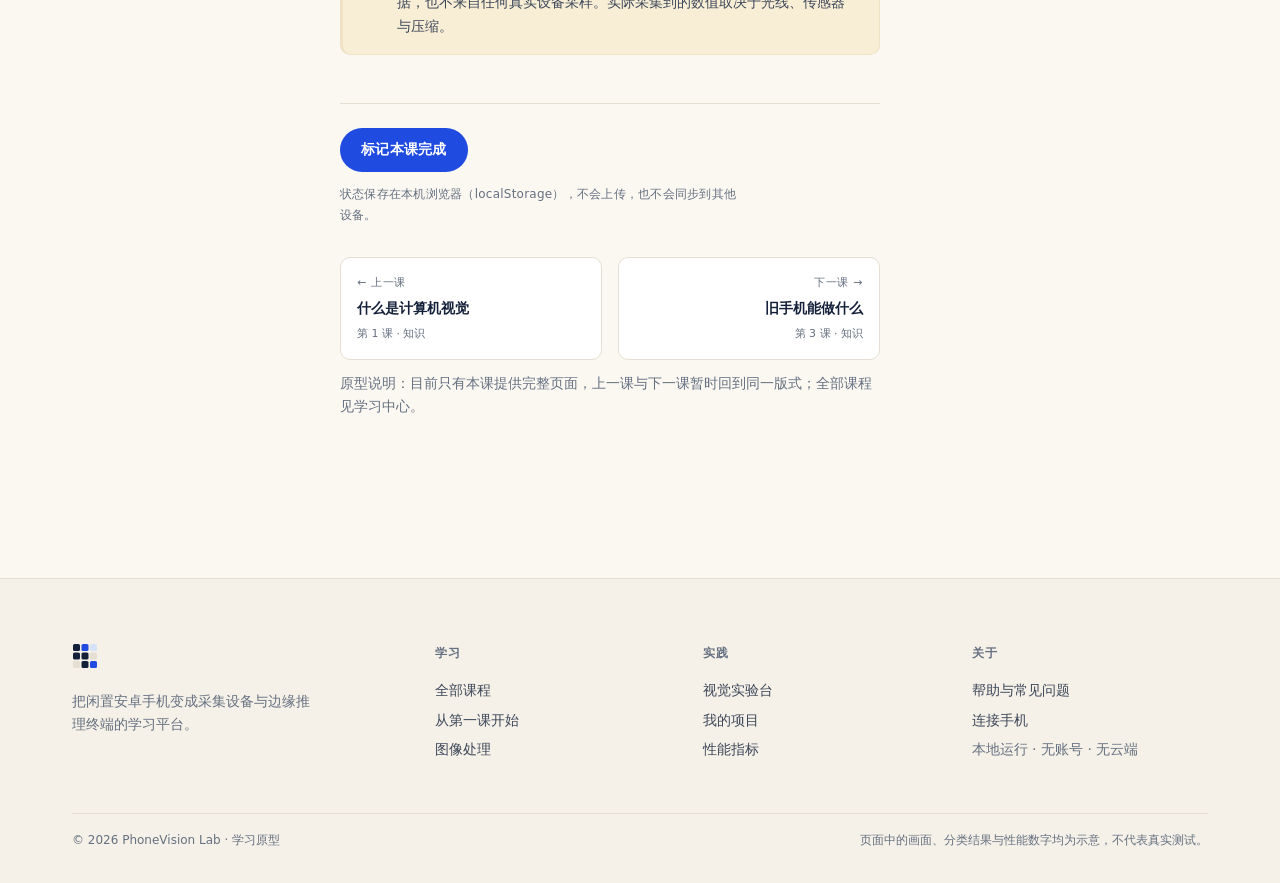
<file: web-prototype/lesson.html>
<!doctype html>
<html lang="zh-CN">
<head>
  <meta charset="utf-8">
  <meta name="viewport" content="width=device-width, initial-scale=1">
  <title>图像是数字组成的 · PhoneVision Lab</title>
  <meta name="description" content="PhoneVision Lab 课程样例：理解灰度图的数字表格、RGB 三个通道，以及分辨率如何影响手机采集。">
  <link rel="stylesheet" href="assets/css/styles.css">
  <link rel="stylesheet" href="assets/css/page-learn.css">
  <script defer src="assets/js/site.js"></script>
</head>
<body data-page="lesson">
  <a class="skip-link" href="#main">跳到主要内容</a>

  <header class="nav">
    <div class="nav__inner">
      <a class="brand" href="index.html" aria-label="PhoneVision Lab 首页">
        <svg class="brand__mark" viewBox="0 0 26 26" aria-hidden="true">
          <rect x="1" y="1" width="7" height="7" rx="1.6" fill="#14203A"/>
          <rect x="9.5" y="1" width="7" height="7" rx="1.6" fill="#1F4BE0"/>
          <rect x="18" y="1" width="7" height="7" rx="1.6" fill="#D6E1FB"/>
          <rect x="1" y="9.5" width="7" height="7" rx="1.6" fill="#14203A"/>
          <rect x="9.5" y="9.5" width="7" height="7" rx="1.6" fill="#14203A"/>
          <rect x="18" y="9.5" width="7" height="7" rx="1.6" fill="#E5DFD3"/>
          <rect x="1" y="18" width="7" height="7" rx="1.6" fill="#E5DFD3"/>
          <rect x="9.5" y="18" width="7" height="7" rx="1.6" fill="#14203A"/>
          <rect x="18" y="18" width="7" height="7" rx="1.6" fill="#1F4BE0"/>
        </svg>
        <span class="brand__name">PhoneVision <span>Lab</span></span>
      </a>
      <nav class="nav__links" aria-label="主导航">
        <a class="nav__link" data-nav="learn" href="learn.html">学习</a>
        <a class="nav__link" data-nav="lab" href="lab.html">实验台</a>
        <a class="nav__link" data-nav="projects" href="projects.html">我的项目</a>
      </nav>
      <div class="nav__right">
        <span class="status">
          <span class="status__dot" aria-hidden="true"></span>
          手机未连接
          <span class="status__sep" aria-hidden="true"></span>
          <span class="status__detail">局域网</span>
        </span>
        <button class="btn btn--primary btn--sm" type="button" data-open-modal="connect-modal">连接手机</button>
        <button class="nav__help" type="button" data-open-modal="help-modal" aria-label="帮助">
          <svg width="16" height="16" viewBox="0 0 24 24" fill="none" stroke="currentColor" stroke-width="1.8" stroke-linecap="round" aria-hidden="true"><circle cx="12" cy="12" r="9"/><path d="M9.4 9.2a2.7 2.7 0 1 1 3.9 2.4c-.8.4-1.3 1-1.3 1.9"/><circle cx="12" cy="17" r=".8" fill="currentColor" stroke="none"/></svg>
        </button>
      </div>
    </div>
  </header>

  <main id="main" class="lesson-main">
    <div class="container">
      <a class="lesson-back" href="learn.html"><span aria-hidden="true">←</span> 返回课程列表</a>

      <div class="lesson-layout">
        <div class="lesson-side">
          <nav class="toc" aria-label="第 1 章目录">
            <p class="toc__title">第 1 章 · 认识视觉 AI</p>
            <ol class="toc__list">
              <li>
                <a class="toc__link" href="lesson.html">
                  <span class="toc__num">1.1</span>
                  <span>什么是计算机视觉</span>
                </a>
              </li>
              <li>
                <a class="toc__link" href="lesson.html" aria-current="page">
                  <span class="toc__num">1.2</span>
                  <span>图像是数字组成的 <span class="toc__current">当前</span></span>
                </a>
              </li>
              <li>
                <a class="toc__link" href="lesson.html">
                  <span class="toc__num">1.3</span>
                  <span>旧手机能做什么</span>
                </a>
              </li>
            </ol>
            <p class="toc__note">本机进度只记录在这台设备的浏览器里。原型目前只提供本课的完整页面，其余课程沿用同一版式。</p>
          </nav>

          <details class="toc-mobile">
            <summary>本章目录 · 第 1 章 3 课</summary>
            <ol class="toc__list">
              <li>
                <a class="toc__link" href="lesson.html">
                  <span class="toc__num">1.1</span>
                  <span>什么是计算机视觉</span>
                </a>
              </li>
              <li>
                <a class="toc__link" href="lesson.html" aria-current="page">
                  <span class="toc__num">1.2</span>
                  <span>图像是数字组成的 <span class="toc__current">当前</span></span>
                </a>
              </li>
              <li>
                <a class="toc__link" href="lesson.html">
                  <span class="toc__num">1.3</span>
                  <span>旧手机能做什么</span>
                </a>
              </li>
            </ol>
          </details>
        </div>

        <article class="lesson-article">
          <header class="lesson-header">
            <p class="eyebrow">第一部分 · 第 2 课</p>
            <h1 class="h1 lesson-title">图像是数字组成的</h1>
            <p class="lesson-deck">手机拍下的一张照片，在电脑看来只是一串 0 到 255 之间的整数。理解这串数字怎么排列，才知道后面每一步处理究竟在改什么。</p>
            <p class="lesson-meta">
              <span>第 1 章 · 认识视觉 AI</span>
              <span aria-hidden="true">·</span>
              <span>预计 8 分钟</span>
              <span aria-hidden="true">·</span>
              <span>知识课</span>
            </p>
          </header>

          <section class="lesson-goals" aria-labelledby="goals-title">
            <h2 class="lesson-goals__title" id="goals-title">学习目标</h2>
            <ol class="goal-list">
              <li>说清一张灰度图在内存里按行、按列排列的方式。</li>
              <li>区分 RGB 三个通道，理解一个彩色像素为什么由三个数字组成。</li>
              <li>判断分辨率变化对采集画面与处理开销的影响。</li>
            </ol>
          </section>

          <section class="lesson-section" id="s1" aria-labelledby="s1-title">
            <p class="lesson-section__kicker">01</p>
            <h2 class="h2 lesson-section__title" id="s1-title">图像是一张数字表格</h2>
            <p>把一张灰度图放大到能看见单个格子，你会得到一张表格：每一格是一个像素，格子里写着一个 0 到 255 的整数。0 是黑，255 是白，中间是从暗到亮的灰。</p>
            <p>计算机不保存「这是一只杯子」这样的描述，它保存的是这张表格。显示时，程序按行列顺序读出每个数字，再把它映射回屏幕上的亮度。行和列的顺序不能乱，因为位置本身就是信息。</p>
            <p>一张 640 × 480 的灰度图有 640 列、480 行，共 307,200 个数字。每个数字占 1 个字节，所以这张图仅灰度数据就约 300 KB。同样的尺寸换成彩色，数据量还要再乘以三。</p>

            <figure class="lesson-figure">
              <svg viewBox="0 0 600 270" role="img" aria-labelledby="fig1-title">
                <title id="fig1-title">示意图：一张 6×6 的灰度图，放大其中一个 3×3 区域后每个格子对应一个 0 到 255 的灰度值</title>
                <text x="40" y="24" font-size="20" fill="#3D4759">6 × 6 灰度图</text>
                <g stroke="#FBF8F2" stroke-width="1">
                  <rect x="40" y="34" width="32" height="32" fill="#ECECEC"/><rect x="72" y="34" width="32" height="32" fill="#ECECEC"/><rect x="104" y="34" width="32" height="32" fill="#ECECEC"/><rect x="136" y="34" width="32" height="32" fill="#ECECEC"/><rect x="168" y="34" width="32" height="32" fill="#404040"/><rect x="200" y="34" width="32" height="32" fill="#404040"/>
                  <rect x="40" y="66" width="32" height="32" fill="#ECECEC"/><rect x="72" y="66" width="32" height="32" fill="#ECECEC"/><rect x="104" y="66" width="32" height="32" fill="#ECECEC"/><rect x="136" y="66" width="32" height="32" fill="#404040"/><rect x="168" y="66" width="32" height="32" fill="#404040"/><rect x="200" y="66" width="32" height="32" fill="#404040"/>
                  <rect x="40" y="98" width="32" height="32" fill="#ECECEC"/><rect x="72" y="98" width="32" height="32" fill="#ECECEC"/><rect x="104" y="98" width="32" height="32" fill="#404040"/><rect x="136" y="98" width="32" height="32" fill="#404040"/><rect x="168" y="98" width="32" height="32" fill="#404040"/><rect x="200" y="98" width="32" height="32" fill="#404040"/>
                  <rect x="40" y="130" width="32" height="32" fill="#ECECEC"/><rect x="72" y="130" width="32" height="32" fill="#404040"/><rect x="104" y="130" width="32" height="32" fill="#404040"/><rect x="136" y="130" width="32" height="32" fill="#404040"/><rect x="168" y="130" width="32" height="32" fill="#404040"/><rect x="200" y="130" width="32" height="32" fill="#404040"/>
                  <rect x="40" y="162" width="32" height="32" fill="#404040"/><rect x="72" y="162" width="32" height="32" fill="#404040"/><rect x="104" y="162" width="32" height="32" fill="#404040"/><rect x="136" y="162" width="32" height="32" fill="#404040"/><rect x="168" y="162" width="32" height="32" fill="#404040"/><rect x="200" y="162" width="32" height="32" fill="#404040"/>
                  <rect x="40" y="194" width="32" height="32" fill="#404040"/><rect x="72" y="194" width="32" height="32" fill="#404040"/><rect x="104" y="194" width="32" height="32" fill="#404040"/><rect x="136" y="194" width="32" height="32" fill="#404040"/><rect x="168" y="194" width="32" height="32" fill="#404040"/><rect x="200" y="194" width="32" height="32" fill="#404040"/>
                </g>
                <rect x="104" y="34" width="96" height="96" fill="none" stroke="#1F4BE0" stroke-width="2"/>
                <text x="40" y="250" font-size="18" fill="#6E7686">共 36 个像素</text>

                <path d="M250 82 H286" fill="none" stroke="#6E7686" stroke-width="1.5"/>
                <path d="M280 76 L286 82 L280 88" fill="none" stroke="#6E7686" stroke-width="1.5"/>
                <text x="250" y="106" font-size="17" fill="#6E7686">放大</text>

                <text x="310" y="24" font-size="20" fill="#3D4759">一个 3 × 3 区域</text>
                <g stroke="#FBF8F2" stroke-width="1.5">
                  <rect x="310" y="34" width="56" height="56" fill="#ECECEC"/><rect x="366" y="34" width="56" height="56" fill="#ECECEC"/><rect x="422" y="34" width="56" height="56" fill="#404040"/>
                  <rect x="310" y="90" width="56" height="56" fill="#ECECEC"/><rect x="366" y="90" width="56" height="56" fill="#404040"/><rect x="422" y="90" width="56" height="56" fill="#404040"/>
                  <rect x="310" y="146" width="56" height="56" fill="#404040"/><rect x="366" y="146" width="56" height="56" fill="#404040"/><rect x="422" y="146" width="56" height="56" fill="#404040"/>
                </g>
                <g font-size="22" text-anchor="middle" font-family="Consolas, monospace">
                  <text x="338" y="69" fill="#14203A">236</text><text x="394" y="69" fill="#14203A">236</text><text x="450" y="69" fill="#FBF8F2">64</text>
                  <text x="338" y="125" fill="#14203A">236</text><text x="394" y="125" fill="#FBF8F2">64</text><text x="450" y="125" fill="#FBF8F2">64</text>
                  <text x="338" y="181" fill="#FBF8F2">64</text><text x="394" y="181" fill="#FBF8F2">64</text><text x="450" y="181" fill="#FBF8F2">64</text>
                </g>
                <text x="310" y="226" font-size="18" fill="#6E7686">每格 = 一个像素的灰度值</text>
                <text x="310" y="248" font-size="18" fill="#6E7686">0 = 黑，255 = 白</text>
              </svg>
              <figcaption>示意图：像素值 236 偏白，64 偏黑；放大只是把同样的数字画得更大，不改变数据。</figcaption>
            </figure>
          </section>

          <section class="lesson-section" id="s2" aria-labelledby="s2-title">
            <p class="lesson-section__kicker">02</p>
            <h2 class="h2 lesson-section__title" id="s2-title">三个通道 RGB</h2>
            <p>彩色图像通常存成三个通道：红、绿、蓝。每个像素不再是一个数字，而是三个数字一组，分别表示三个通道的亮度。三个通道叠在一起，才得到你看到的颜色。</p>
            <p>例如 (214, 92, 64) 表示红分量较高、绿与蓝较低，看上去是偏橙的红。把三个数字都设为相等，颜色就变成灰色；三个都为 0 是黑，都为 255 是白。</p>
            <p>这也是很多视觉算法先把图转成灰度的原因：每个像素要读的数从三个变成一个，后续计算随之减少。代价是颜色本身的信息被丢掉了，所以「按颜色分割」这类任务不能先转灰度。</p>

            <figure class="lesson-figure">
              <svg viewBox="0 0 600 280" role="img" aria-labelledby="fig2-title">
                <title id="fig2-title">示意图：一个像素的红绿蓝三个通道值 214、92、64 合成为偏橙的红色</title>
                <text x="40" y="24" font-size="20" fill="#3D4759">一个彩色像素 = 三个通道值</text>
                <line x1="40" y1="220" x2="390" y2="220" stroke="#E5DFD3"/>
                <rect x="56" y="77" width="72" height="143" fill="#B4362F"/>
                <rect x="176" y="159" width="72" height="61" fill="#2F7D57"/>
                <rect x="296" y="177" width="72" height="43" fill="#1F4BE0"/>
                <g font-size="22" text-anchor="middle" fill="#14203A" font-family="Consolas, monospace">
                  <text x="92" y="67">214</text>
                  <text x="212" y="149">92</text>
                  <text x="332" y="167">64</text>
                </g>
                <g font-size="18" text-anchor="middle" fill="#3D4759">
                  <text x="92" y="244">R 红</text>
                  <text x="212" y="244">G 绿</text>
                  <text x="332" y="244">B 蓝</text>
                </g>
                <path d="M400 125 H430" fill="none" stroke="#6E7686" stroke-width="1.5"/>
                <path d="M424 119 L430 125 L424 131" fill="none" stroke="#6E7686" stroke-width="1.5"/>
                <text x="440" y="50" font-size="20" fill="#3D4759">合成颜色</text>
                <rect x="440" y="68" width="112" height="112" fill="#D65C40" stroke="#E5DFD3"/>
                <text x="440" y="204" font-size="18" fill="#6E7686" font-family="Consolas, monospace">≈ #D65C40</text>
                <text x="40" y="270" font-size="17" fill="#6E7686">三个数字都在 0–255 之间；数值只是示例，不是你的摄像头数据。</text>
              </svg>
              <figcaption>示意图：红、绿、蓝三个通道值共同决定一个像素的颜色；改变任一通道，颜色就会变。</figcaption>
            </figure>
          </section>

          <section class="lesson-section" id="s3" aria-labelledby="s3-title">
            <p class="lesson-section__kicker">03</p>
            <h2 class="h2 lesson-section__title" id="s3-title">分辨率如何影响采集</h2>
            <p>分辨率是画面的宽和高，单位是像素。手机摄像头常见的 1280 × 720，意味着一帧有 921,600 个像素；640 × 480 只有 307,200 个。像素越多，画面越细，但每帧要传输和计算的数据也越多。</p>
            <p>局域网 MJPEG 推流是把一帧一帧的 JPEG 图片连续发到电脑。分辨率提高，单帧变大，在同样的网络与解码能力下，能到达的帧率通常会降低。这不是手机「性能差」，而是数据量变了。</p>
            <p>桌面端做处理时也一样：对 1280 × 720 做一次边缘检测，计算量大约是 640 × 480 的三倍。实验时可以先从中等分辨率开始，确认链路稳定，再往上加。</p>

            <figure class="lesson-figure">
              <svg viewBox="0 0 600 250" role="img" aria-labelledby="fig3-title">
                <title id="fig3-title">示意图：320×240、640×480、1280×720 三种分辨率的单帧像素数对比，分别为 7.68 万、30.72 万和 92.16 万</title>
                <text x="40" y="24" font-size="20" fill="#3D4759">一帧画面的像素数</text>
                <line x1="230" y1="44" x2="230" y2="232" stroke="#D2CBBD"/>

                <text x="40" y="68" font-size="20" fill="#14203A">320 × 240</text>
                <text x="40" y="88" font-size="18" fill="#6E7686">7.68 万像素</text>
                <rect x="230" y="48" width="27.5" height="44" fill="#1F4BE0"/>

                <text x="40" y="132" font-size="20" fill="#14203A">640 × 480</text>
                <text x="40" y="152" font-size="18" fill="#6E7686">30.72 万像素</text>
                <rect x="230" y="112" width="110" height="44" fill="#1F4BE0"/>

                <text x="40" y="196" font-size="20" fill="#14203A">1280 × 720</text>
                <text x="40" y="216" font-size="18" fill="#6E7686">92.16 万像素</text>
                <rect x="230" y="176" width="330" height="44" fill="#1F4BE0"/>

                <text x="230" y="244" font-size="16" fill="#9AA0AC">单帧像素数，条形长度按实际比例绘制</text>
              </svg>
              <figcaption>示意图：像素数按宽 × 高计算；分辨率提高后每帧数据变大，传输与处理都更费时。</figcaption>
            </figure>
          </section>

          <div class="callout callout--info lesson-callout">
            <svg class="callout__icon" viewBox="0 0 24 24" fill="none" stroke="currentColor" stroke-width="1.6" stroke-linecap="round" aria-hidden="true"><circle cx="12" cy="12" r="9"/><path d="M12 11v5"/><circle cx="12" cy="7.8" r=".9" fill="currentColor" stroke="none"/></svg>
            <div>
              <p class="callout__title">动手试试</p>
              <p>去实验台把示意画面切成灰度、看一次边缘，再调整 Canny 阈值观察结果如何变化。原型只使用内置示意画面，不会读取你的摄像头，也不会连接手机。</p>
              <p class="u-mt2"><a class="link" href="lab.html">打开视觉实验台</a></p>
            </div>
          </div>

          <div class="callout callout--warn lesson-callout">
            <svg class="callout__icon" viewBox="0 0 24 24" fill="none" stroke="currentColor" stroke-width="1.6" stroke-linecap="round" aria-hidden="true"><path d="M12 3.6 21 20H3Z"/><path d="M12 9v5"/><circle cx="12" cy="17" r=".9" fill="currentColor" stroke="none"/></svg>
            <div>
              <p class="callout__title">示例像素值仅用于讲解</p>
              <p>本页的像素矩阵、通道数值与分辨率对比都是示意图，不是你的摄像头数据，也不来自任何真实设备采样。实际采集到的数值取决于光线、传感器与压缩。</p>
            </div>
          </div>

          <div class="lesson-actions">
            <button class="btn btn--primary" type="button" data-mark-complete="c1-2">标记本课完成</button>
            <p class="meta">状态保存在本机浏览器（localStorage），不会上传，也不会同步到其他设备。</p>
          </div>

          <nav class="lesson-nav" aria-label="课程导航">
            <a class="lesson-nav__item" href="lesson.html">
              <span class="lesson-nav__dir">← 上一课</span>
              <span class="lesson-nav__title">什么是计算机视觉</span>
              <span class="lesson-nav__meta">第 1 课 · 知识</span>
            </a>
            <a class="lesson-nav__item lesson-nav__item--next" href="lesson.html">
              <span class="lesson-nav__dir">下一课 →</span>
              <span class="lesson-nav__title">旧手机能做什么</span>
              <span class="lesson-nav__meta">第 3 课 · 知识</span>
            </a>
          </nav>
          <p class="small lesson-nav__note">原型说明：目前只有本课提供完整页面，上一课与下一课暂时回到同一版式；全部课程见学习中心。</p>
        </article>

        <aside class="lesson-aside" aria-label="本课信息">
          <div class="aside-block">
            <p class="aside-block__title">本节要点</p>
            <ol class="aside-points">
              <li>灰度图是一个按行列排列的 0–255 数字表格。</li>
              <li>彩色像素由红、绿、蓝三个通道值组成。</li>
              <li>分辨率越高，单帧数据越大，传输与处理越慢。</li>
            </ol>
          </div>
          <div class="aside-block">
            <p class="aside-block__title">相关实验</p>
            <a class="aside-card-link" href="lab.html">
              <span class="aside-card-link__name">灰度与边缘</span>
              <span class="aside-card-link__desc">在实验台切换灰度、Canny 与 HSV，观察同一帧画面经过处理后的变化。</span>
              <span class="aside-card-link__action">去视觉实验台 →</span>
            </a>
          </div>
          <div class="aside-block">
            <p class="aside-block__title">阅读信息</p>
            <dl class="aside-facts">
              <div><dt>预计时长</dt><dd>8 分钟</dd></div>
              <div><dt>所属章节</dt><dd>第 1 章 · 3 课</dd></div>
              <div><dt>课程类型</dt><dd>知识</dd></div>
            </dl>
          </div>
        </aside>
      </div>
    </div>
  </main>

  <footer class="footer">
    <div class="container">
      <div class="footer__grid">
        <div>
          <a class="brand" href="index.html">
            <svg class="brand__mark" viewBox="0 0 26 26" aria-hidden="true">
              <rect x="1" y="1" width="7" height="7" rx="1.6" fill="#14203A"/>
              <rect x="9.5" y="1" width="7" height="7" rx="1.6" fill="#1F4BE0"/>
              <rect x="18" y="1" width="7" height="7" rx="1.6" fill="#D6E1FB"/>
              <rect x="1" y="9.5" width="7" height="7" rx="1.6" fill="#14203A"/>
              <rect x="9.5" y="9.5" width="7" height="7" rx="1.6" fill="#14203A"/>
              <rect x="18" y="9.5" width="7" height="7" rx="1.6" fill="#E5DFD3"/>
              <rect x="1" y="18" width="7" height="7" rx="1.6" fill="#E5DFD3"/>
              <rect x="9.5" y="18" width="7" height="7" rx="1.6" fill="#14203A"/>
              <rect x="18" y="18" width="7" height="7" rx="1.6" fill="#1F4BE0"/>
            </svg>
          </a>
          <p class="small u-mt3" style="max-width: 28ch">把闲置安卓手机变成采集设备与边缘推理终端的学习平台。</p>
        </div>
        <div>
          <p class="footer__title">学习</p>
          <a class="footer__link" href="learn.html">全部课程</a>
          <a class="footer__link" href="lesson.html">从第一课开始</a>
          <a class="footer__link" href="learn.html#ch3">图像处理</a>
        </div>
        <div>
          <p class="footer__title">实践</p>
          <a class="footer__link" href="lab.html">视觉实验台</a>
          <a class="footer__link" href="projects.html">我的项目</a>
          <a class="footer__link" href="lab.html#metrics">性能指标</a>
        </div>
        <div>
          <p class="footer__title">关于</p>
          <a class="footer__link" href="#" data-open-modal="help-modal">帮助与常见问题</a>
          <a class="footer__link" href="#" data-open-modal="connect-modal">连接手机</a>
          <span class="footer__link u-muted">本地运行 · 无账号 · 无云端</span>
        </div>
      </div>
      <div class="footer__bottom">
        <span>© <span data-year></span> PhoneVision Lab · 学习原型</span>
        <span>页面中的画面、分类结果与性能数字均为示意，不代表真实测试。</span>
      </div>
    </div>
  </footer>

  <div class="modal" id="connect-modal" role="dialog" aria-modal="true" aria-labelledby="connect-title">
    <div class="modal__panel">
      <div class="modal__head">
        <div>
          <p class="eyebrow eyebrow--plain">局域网连接</p>
          <h2 class="modal__title" id="connect-title">连接你的旧手机</h2>
        </div>
        <button class="modal__close" type="button" data-close-modal aria-label="关闭">
          <svg width="14" height="14" viewBox="0 0 24 24" fill="none" stroke="currentColor" stroke-width="2" stroke-linecap="round" aria-hidden="true"><path d="M6 6l12 12M18 6L6 18"/></svg>
        </button>
      </div>
      <div class="modal__body">
        <ol class="steps">
          <li><strong>让两台设备连同一个 Wi-Fi。</strong>手机和电脑必须在同一局域网，不要用手机热点做桥接。</li>
          <li><strong>在手机 App 里点「开始推流」。</strong>App 会在屏幕上显示本机地址，例如 192.168.2.14:8080。</li>
          <li><strong>把地址填到下面。</strong>电脑会先请求 /ping 确认手机在线，再开始接收 MJPEG 画面。</li>
        </ol>
        <form class="stack u-mt5" data-connect-form novalidate>
          <label class="field">
            <span class="field__label">手机地址</span>
            <input class="input input--mono" name="host" type="text" inputmode="decimal"
                   placeholder="192.168.2.14" autocomplete="off" spellcheck="false">
            <span class="field__hint">以手机 App 屏幕上显示的地址为准，不同 Wi-Fi 下会变。</span>
          </label>
          <label class="field">
            <span class="field__label">端口</span>
            <input class="input input--mono" name="port" type="text" inputmode="numeric" value="8080">
          </label>
          <div data-connect-result hidden></div>
          <div class="modal__actions">
            <button class="btn btn--primary" type="submit">检测并连接</button>
            <a class="btn btn--ghost" href="lab.html">先看示意画面</a>
          </div>
          <p class="meta">原型说明：本页面没有网络层，不会真的连接设备，也不会保存地址。真实连接由桌面客户端完成。</p>
        </form>
      </div>
    </div>
  </div>

  <div class="modal" id="help-modal" role="dialog" aria-modal="true" aria-labelledby="help-title">
    <div class="modal__panel">
      <div class="modal__head">
        <div>
          <p class="eyebrow eyebrow--plain">帮助</p>
          <h2 class="modal__title" id="help-title">常见问题</h2>
        </div>
        <button class="modal__close" type="button" data-close-modal aria-label="关闭">
          <svg width="14" height="14" viewBox="0 0 24 24" fill="none" stroke="currentColor" stroke-width="2" stroke-linecap="round" aria-hidden="true"><path d="M6 6l12 12M18 6L6 18"/></svg>
        </button>
      </div>
      <div class="modal__body stack">
        <div><p class="h3">连不上手机？</p><p class="small u-mt2">确认手机 App 已点「开始推流」、两台设备在同一 Wi-Fi、地址与 App 显示一致。电脑上可先访问 http://手机IP:8080/ping 验证。</p></div>
        <hr class="hairline">
        <div><p class="h3">训练按钮是灰的？</p><p class="small u-mt2">训练需要独立的 Python 环境（requirements-train.txt）。便携包不内置 TensorFlow，请改用 start-training.cmd 启动。</p></div>
        <hr class="hairline">
        <div><p class="h3">为什么 LED 没有真的亮？</p><p class="small u-mt2">ESP32 与 LED 的真机链路仍在验证中。电脑端只能确认到「已接收」，没有「已执行」回执时不会显示成功。</p></div>
        <hr class="hairline">
        <div><p class="h3">数据存在哪里？</p><p class="small u-mt2">默认在本机 %LOCALAPPDATA%\PhoneVisionLab，不上传云端，也没有账号体系。</p></div>
      </div>
    </div>
  </div>
</body>
</html>
</file>
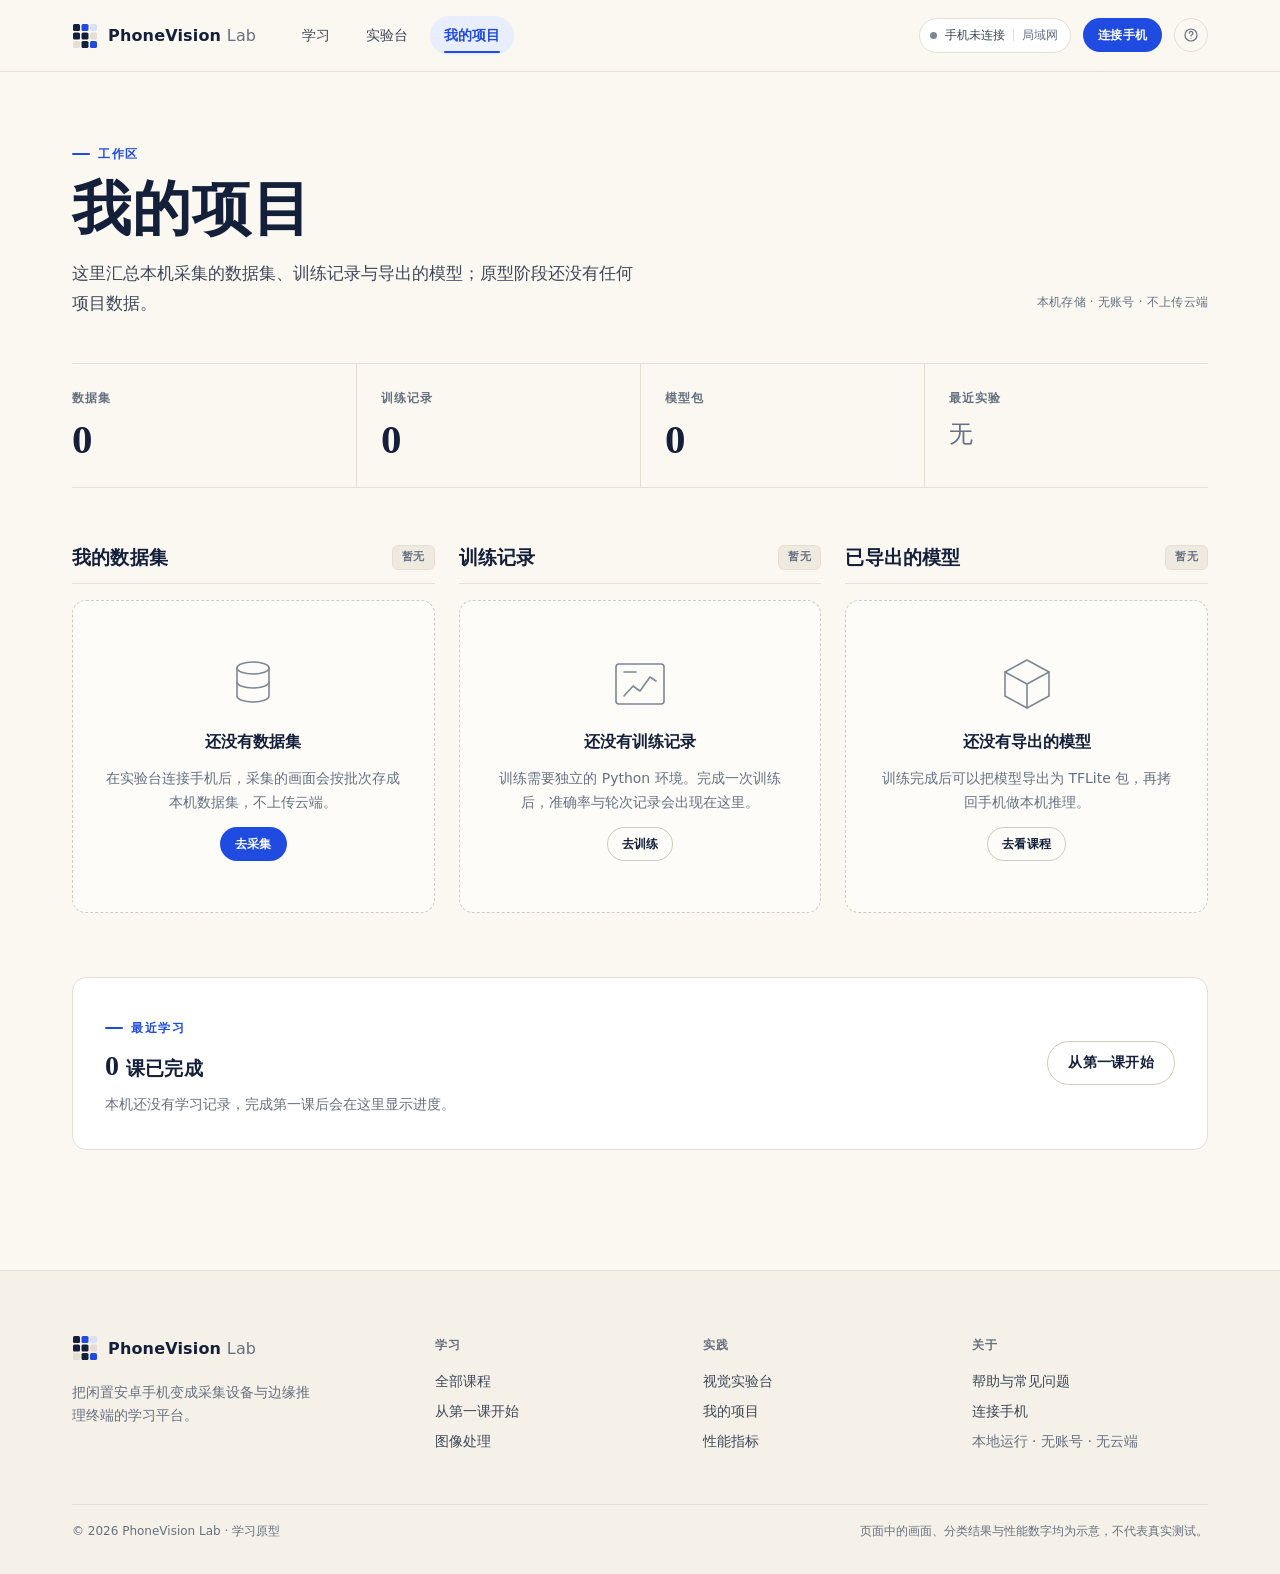
<file: web-prototype/projects.html>
<!doctype html>
<html lang="zh-CN">
<head>
  <meta charset="utf-8">
  <meta name="viewport" content="width=device-width, initial-scale=1">
  <title>我的项目 · PhoneVision Lab</title>
  <meta name="description" content="本机数据集、训练记录与已导出模型的汇总页。原型阶段没有项目数据，所有内容都只保存在本机。">
  <link rel="stylesheet" href="assets/css/styles.css">
  <link rel="stylesheet" href="assets/css/page-home.css">
  <script defer src="assets/js/site.js"></script>
</head>
<body data-page="projects">
<a class="skip-link" href="#main">跳到主要内容</a>

<header class="nav">
  <div class="nav__inner">
    <a class="brand" href="index.html" aria-label="PhoneVision Lab 首页">
      <svg class="brand__mark" viewBox="0 0 26 26" aria-hidden="true">
        <rect x="1" y="1" width="7" height="7" rx="1.6" fill="#14203A"/>
        <rect x="9.5" y="1" width="7" height="7" rx="1.6" fill="#1F4BE0"/>
        <rect x="18" y="1" width="7" height="7" rx="1.6" fill="#D6E1FB"/>
        <rect x="1" y="9.5" width="7" height="7" rx="1.6" fill="#14203A"/>
        <rect x="9.5" y="9.5" width="7" height="7" rx="1.6" fill="#14203A"/>
        <rect x="18" y="9.5" width="7" height="7" rx="1.6" fill="#E5DFD3"/>
        <rect x="1" y="18" width="7" height="7" rx="1.6" fill="#E5DFD3"/>
        <rect x="9.5" y="18" width="7" height="7" rx="1.6" fill="#14203A"/>
        <rect x="18" y="18" width="7" height="7" rx="1.6" fill="#1F4BE0"/>
      </svg>
      <span class="brand__name">PhoneVision <span>Lab</span></span>
    </a>
    <nav class="nav__links" aria-label="主导航">
      <a class="nav__link" data-nav="learn" href="learn.html">学习</a>
      <a class="nav__link" data-nav="lab" href="lab.html">实验台</a>
      <a class="nav__link" data-nav="projects" href="projects.html">我的项目</a>
    </nav>
    <div class="nav__right">
      <span class="status">
        <span class="status__dot" aria-hidden="true"></span>
        手机未连接
        <span class="status__sep" aria-hidden="true"></span>
        <span class="status__detail">局域网</span>
      </span>
      <button class="btn btn--primary btn--sm" type="button" data-open-modal="connect-modal">连接手机</button>
      <button class="nav__help" type="button" data-open-modal="help-modal" aria-label="帮助">
        <svg width="16" height="16" viewBox="0 0 24 24" fill="none" stroke="currentColor" stroke-width="1.8" stroke-linecap="round" aria-hidden="true"><circle cx="12" cy="12" r="9"/><path d="M9.4 9.2a2.7 2.7 0 1 1 3.9 2.4c-.8.4-1.3 1-1.3 1.9"/><circle cx="12" cy="17" r=".8" fill="currentColor" stroke="none"/></svg>
      </button>
    </div>
  </div>
</header>

<main id="main">

  <section class="page-head" aria-labelledby="projects-title">
    <div class="container">
      <div class="page-head__inner">
        <div>
          <p class="eyebrow">工作区</p>
          <h1 class="display page-head__title" id="projects-title">我的项目</h1>
          <p class="lead page-head__lead">这里汇总本机采集的数据集、训练记录与导出的模型；原型阶段还没有任何项目数据。</p>
        </div>
        <p class="meta page-head__aside">本机存储 · 无账号 · 不上传云端</p>
      </div>
    </div>
  </section>

  <section class="stats-section" aria-label="项目统计">
    <div class="container">
      <dl class="stats">
        <div class="stats__item">
          <dt class="stats__label">数据集</dt>
          <dd class="stats__value">0</dd>
        </div>
        <div class="stats__item">
          <dt class="stats__label">训练记录</dt>
          <dd class="stats__value">0</dd>
        </div>
        <div class="stats__item">
          <dt class="stats__label">模型包</dt>
          <dd class="stats__value">0</dd>
        </div>
        <div class="stats__item">
          <dt class="stats__label">最近实验</dt>
          <dd class="stats__value stats__value--text">无</dd>
        </div>
      </dl>
    </div>
  </section>

  <div class="container">
    <div class="proj-grid">

      <section class="proj-block" aria-labelledby="datasets-title">
        <div class="proj-block__head">
          <h2 class="h3" id="datasets-title">我的数据集</h2>
          <span class="tag tag--plan">暂无</span>
        </div>
        <div class="empty">
          <svg class="empty__art" viewBox="0 0 64 64" role="img" aria-labelledby="empty-dataset-title" fill="none" stroke="currentColor" stroke-width="1.6" stroke-linecap="round" stroke-linejoin="round">
            <title id="empty-dataset-title">空的数据集</title>
            <ellipse cx="32" cy="16" rx="16" ry="6"/>
            <path d="M16 16v14c0 3.3 7.2 6 16 6s16-2.7 16-6V16"/>
            <path d="M16 30v14c0 3.3 7.2 6 16 6s16-2.7 16-6V30"/>
          </svg>
          <p class="empty__title">还没有数据集</p>
          <p class="empty__desc">在实验台连接手机后，采集的画面会按批次存成本机数据集，不上传云端。</p>
          <a class="btn btn--primary btn--sm" href="lab.html">去采集</a>
        </div>
      </section>

      <section class="proj-block" aria-labelledby="training-title">
        <div class="proj-block__head">
          <h2 class="h3" id="training-title">训练记录</h2>
          <span class="tag tag--plan">暂无</span>
        </div>
        <div class="empty">
          <svg class="empty__art" viewBox="0 0 64 64" role="img" aria-labelledby="empty-training-title" fill="none" stroke="currentColor" stroke-width="1.6" stroke-linecap="round" stroke-linejoin="round">
            <title id="empty-training-title">空的训练记录</title>
            <rect x="8" y="12" width="48" height="40" rx="3"/>
            <path d="M16 20h12"/>
            <path d="M16 44l9-10 7 5 10-14 6 4"/>
          </svg>
          <p class="empty__title">还没有训练记录</p>
          <p class="empty__desc">训练需要独立的 Python 环境。完成一次训练后，准确率与轮次记录会出现在这里。</p>
          <a class="btn btn--ghost btn--sm" href="learn.html#ch5">去训练</a>
        </div>
      </section>

      <section class="proj-block" aria-labelledby="models-title">
        <div class="proj-block__head">
          <h2 class="h3" id="models-title">已导出的模型</h2>
          <span class="tag tag--plan">暂无</span>
        </div>
        <div class="empty">
          <svg class="empty__art" viewBox="0 0 64 64" role="img" aria-labelledby="empty-model-title" fill="none" stroke="currentColor" stroke-width="1.6" stroke-linecap="round" stroke-linejoin="round">
            <title id="empty-model-title">空的模型包列表</title>
            <path d="M32 8 54 20v24L32 56 10 44V20z"/>
            <path d="M10 20l22 12 22-12"/>
            <path d="M32 32v24"/>
          </svg>
          <p class="empty__title">还没有导出的模型</p>
          <p class="empty__desc">训练完成后可以把模型导出为 TFLite 包，再拷回手机做本机推理。</p>
          <a class="btn btn--ghost btn--sm" href="learn.html">去看课程</a>
        </div>
      </section>

    </div>
  </div>

  <section class="recent-section" aria-labelledby="recent-title">
    <div class="container">
      <div class="recent">
        <div>
          <p class="eyebrow">最近学习</p>
          <h2 class="h3 recent__title" id="recent-title"><span class="recent__count" data-progress-count>0</span> 课已完成</h2>
          <p class="small u-mt2" data-progress-empty>本机还没有学习记录，完成第一课后会在这里显示进度。</p>
        </div>
        <a class="btn btn--ghost" href="lesson.html">从第一课开始</a>
      </div>
    </div>
  </section>

</main>

<footer class="footer">
  <div class="container">
    <div class="footer__grid">
      <div>
        <a class="brand" href="index.html">
          <svg class="brand__mark" viewBox="0 0 26 26" aria-hidden="true">
            <rect x="1" y="1" width="7" height="7" rx="1.6" fill="#14203A"/>
            <rect x="9.5" y="1" width="7" height="7" rx="1.6" fill="#1F4BE0"/>
            <rect x="18" y="1" width="7" height="7" rx="1.6" fill="#D6E1FB"/>
            <rect x="1" y="9.5" width="7" height="7" rx="1.6" fill="#14203A"/>
            <rect x="9.5" y="9.5" width="7" height="7" rx="1.6" fill="#14203A"/>
            <rect x="18" y="9.5" width="7" height="7" rx="1.6" fill="#E5DFD3"/>
            <rect x="1" y="18" width="7" height="7" rx="1.6" fill="#E5DFD3"/>
            <rect x="9.5" y="18" width="7" height="7" rx="1.6" fill="#14203A"/>
            <rect x="18" y="18" width="7" height="7" rx="1.6" fill="#1F4BE0"/>
          </svg>
          <span class="brand__name">PhoneVision <span>Lab</span></span>
        </a>
        <p class="small u-mt3" style="max-width: 28ch">把闲置安卓手机变成采集设备与边缘推理终端的学习平台。</p>
      </div>
      <div>
        <p class="footer__title">学习</p>
        <a class="footer__link" href="learn.html">全部课程</a>
        <a class="footer__link" href="lesson.html">从第一课开始</a>
        <a class="footer__link" href="learn.html#ch3">图像处理</a>
      </div>
      <div>
        <p class="footer__title">实践</p>
        <a class="footer__link" href="lab.html">视觉实验台</a>
        <a class="footer__link" href="projects.html">我的项目</a>
        <a class="footer__link" href="lab.html#metrics">性能指标</a>
      </div>
      <div>
        <p class="footer__title">关于</p>
        <a class="footer__link" href="#" data-open-modal="help-modal">帮助与常见问题</a>
        <a class="footer__link" href="#" data-open-modal="connect-modal">连接手机</a>
        <span class="footer__link u-muted">本地运行 · 无账号 · 无云端</span>
      </div>
    </div>
    <div class="footer__bottom">
      <span>© <span data-year></span> PhoneVision Lab · 学习原型</span>
      <span>页面中的画面、分类结果与性能数字均为示意，不代表真实测试。</span>
    </div>
  </div>
</footer>

<div class="modal" id="connect-modal" role="dialog" aria-modal="true" aria-labelledby="connect-title">
  <div class="modal__panel">
    <div class="modal__head">
      <div>
        <p class="eyebrow eyebrow--plain">局域网连接</p>
        <h2 class="modal__title" id="connect-title">连接你的旧手机</h2>
      </div>
      <button class="modal__close" type="button" data-close-modal aria-label="关闭">
        <svg width="14" height="14" viewBox="0 0 24 24" fill="none" stroke="currentColor" stroke-width="2" stroke-linecap="round" aria-hidden="true"><path d="M6 6l12 12M18 6L6 18"/></svg>
      </button>
    </div>
    <div class="modal__body">
      <ol class="steps">
        <li><strong>让两台设备连同一个 Wi-Fi。</strong>手机和电脑必须在同一局域网，不要用手机热点做桥接。</li>
        <li><strong>在手机 App 里点「开始推流」。</strong>App 会在屏幕上显示本机地址，例如 192.168.2.14:8080。</li>
        <li><strong>把地址填到下面。</strong>电脑会先请求 /ping 确认手机在线，再开始接收 MJPEG 画面。</li>
      </ol>
      <form class="stack u-mt5" data-connect-form novalidate>
        <label class="field">
          <span class="field__label">手机地址</span>
          <input class="input input--mono" name="host" type="text" inputmode="decimal"
                 placeholder="192.168.2.14" autocomplete="off" spellcheck="false">
          <span class="field__hint">以手机 App 屏幕上显示的地址为准，不同 Wi-Fi 下会变。</span>
        </label>
        <label class="field">
          <span class="field__label">端口</span>
          <input class="input input--mono" name="port" type="text" inputmode="numeric" value="8080">
        </label>
        <div data-connect-result hidden></div>
        <div class="modal__actions">
          <button class="btn btn--primary" type="submit">检测并连接</button>
          <a class="btn btn--ghost" href="lab.html">先看示意画面</a>
        </div>
        <p class="meta">原型说明：本页面没有网络层，不会真的连接设备，也不会保存地址。真实连接由桌面客户端完成。</p>
      </form>
    </div>
  </div>
</div>

<div class="modal" id="help-modal" role="dialog" aria-modal="true" aria-labelledby="help-title">
  <div class="modal__panel">
    <div class="modal__head">
      <div>
        <p class="eyebrow eyebrow--plain">帮助</p>
        <h2 class="modal__title" id="help-title">常见问题</h2>
      </div>
      <button class="modal__close" type="button" data-close-modal aria-label="关闭">
        <svg width="14" height="14" viewBox="0 0 24 24" fill="none" stroke="currentColor" stroke-width="2" stroke-linecap="round" aria-hidden="true"><path d="M6 6l12 12M18 6L6 18"/></svg>
      </button>
    </div>
    <div class="modal__body stack">
      <div><p class="h3">连不上手机？</p><p class="small u-mt2">确认手机 App 已点「开始推流」、两台设备在同一 Wi-Fi、地址与 App 显示一致。电脑上可先访问 http://手机IP:8080/ping 验证。</p></div>
      <hr class="hairline">
      <div><p class="h3">训练按钮是灰的？</p><p class="small u-mt2">训练需要独立的 Python 环境（requirements-train.txt）。便携包不内置 TensorFlow，请改用 start-training.cmd 启动。</p></div>
      <hr class="hairline">
      <div><p class="h3">为什么 LED 没有真的亮？</p><p class="small u-mt2">ESP32 与 LED 的真机链路仍在验证中。电脑端只能确认到「已接收」，没有「已执行」回执时不会显示成功。</p></div>
      <hr class="hairline">
      <div><p class="h3">数据存在哪里？</p><p class="small u-mt2">默认在本机 %LOCALAPPDATA%\PhoneVisionLab，不上传云端，也没有账号体系。</p></div>
    </div>
  </div>
</div>

</body>
</html>
</file>
<file: web-prototype/assets/css/styles.css>
/* ==========================================================================
   PhoneVision Lab · Web Design System
   一个文件 = 全部令牌 + 组件 + 布局工具类。
   页面专属样式放到 assets/css/page-*.css，不要改这个文件。
   ========================================================================== */

/* ---------- 1. Tokens ---------- */
:root {
  /* 底色 */
  --paper: #FBF8F2;
  --paper-2: #F5F1E8;
  --paper-3: #EFEAE0;
  --surface: #FFFFFF;

  /* 文字 */
  --ink: #14203A;
  --ink-2: #3D4759;
  --ink-3: #657080;   /* 4.74:1 on --paper，正文下限用这一档 */
  --ink-4: #7E8794;   /* 3.43:1，只用于装饰图标/分隔，不用于正文 */

  /* 线 */
  --line: #E5DFD3;
  --line-2: #EDE8DE;
  --line-strong: #D2CBBD;

  /* 品牌 */
  --blue: #1F4BE0;
  --blue-hover: #1639B8;
  --blue-press: #122F96;
  --blue-soft: #E8EEFD;
  --blue-soft-2: #D6E1FB;

  /* 辅助色（低饱和卡片底） */
  --mint: #E4EFE3;
  --mint-ink: #2F6B4F;
  --sand: #F6EBD7;
  --sand-ink: #8A6520;
  --lilac: #ECE7F8;
  --lilac-ink: #56428C;
  --sky: #E4EEF9;
  --sky-ink: #2A5C86;

  /* 语义 */
  --ok: #2A6F4C;
  --ok-soft: #E4F0E8;
  --warn: #8F6112;
  --warn-soft: #F8EED6;
  --danger: #B4362F;
  --danger-soft: #F7E3E1;
  --info: #2C5AA8;
  --info-soft: #E6EEFB;

  /* 字体 */
  --font-serif: "Source Han Serif SC", "Noto Serif SC", "Noto Serif CJK SC",
    "Songti SC", "STSong", "SimSun", Georgia, "Times New Roman", serif;
  --font-sans: "Inter", "Segoe UI Variable Text", "Segoe UI",
    "Microsoft YaHei UI", "Microsoft YaHei", "PingFang SC", "Hiragino Sans GB",
    system-ui, -apple-system, sans-serif;
  --font-mono: "Cascadia Mono", "Consolas", "SFMono-Regular", "Menlo", monospace;

  /* 字号 */
  --fs-display: clamp(2.5rem, 4.6vw, 4.15rem);
  --fs-h1: clamp(1.85rem, 2.6vw, 2.5rem);
  --fs-h2: clamp(1.4rem, 1.9vw, 1.75rem);
  --fs-h3: 1.1875rem;
  --fs-body: 1rem;
  --fs-sm: 0.875rem;
  --fs-xs: 0.75rem;
  --fs-metric: 2rem;

  /* 间距 */
  --s1: 4px;  --s2: 8px;  --s3: 12px; --s4: 16px;
  --s5: 24px; --s6: 32px; --s7: 48px; --s8: 64px; --s9: 96px;

  /* 圆角 */
  --r-xs: 4px; --r-sm: 6px; --r: 10px; --r-lg: 14px; --r-pill: 999px;

  /* 结构 */
  --container: 1200px;
  --nav-h: 72px;
  --shadow-1: 0 1px 2px rgba(20, 32, 58, 0.05);
  --shadow-2: 0 12px 32px -12px rgba(20, 32, 58, 0.18);
  --ease: cubic-bezier(0.22, 0.61, 0.36, 1);
}

/* ---------- 2. Reset ---------- */
*, *::before, *::after { box-sizing: border-box; }
html { -webkit-text-size-adjust: 100%; scroll-behavior: smooth; }
body {
  margin: 0;
  background: var(--paper);
  color: var(--ink);
  font-family: var(--font-sans);
  font-size: var(--fs-body);
  line-height: 1.7;
  -webkit-font-smoothing: antialiased;
  text-rendering: optimizeLegibility;
}
img, svg, canvas { display: block; max-width: 100%; }
a { color: inherit; text-decoration: none; }
button { font: inherit; color: inherit; }
h1, h2, h3, h4, p, ul, ol, figure, blockquote { margin: 0; }
ul, ol { padding: 0; list-style: none; }
:focus-visible {
  outline: 2px solid var(--blue);
  outline-offset: 3px;
  border-radius: var(--r-xs);
}
::selection { background: var(--blue-soft-2); color: var(--ink); }

/* ---------- 3. Layout ---------- */
.container {
  width: 100%;
  max-width: var(--container);
  margin-inline: auto;
  padding-inline: var(--s6);
}
.section { padding-block: var(--s9); }
.section--tight { padding-block: var(--s8); }
.section--band { background: var(--paper-2); }
.stack > * + * { margin-top: var(--s4); }
.grid { display: grid; gap: var(--s5); }
.hairline { height: 1px; background: var(--line); border: 0; margin: 0; }

/* ---------- 4. Type ---------- */
.display, .h1, .h2 {
  font-family: var(--font-serif);
  font-weight: 600;
  letter-spacing: 0.01em;
  line-height: 1.18;
  color: var(--ink);
  text-wrap: balance;
}
.display { font-size: var(--fs-display); line-height: 1.14; letter-spacing: 0.015em; }
.h1 { font-size: var(--fs-h1); }
.h2 { font-size: var(--fs-h2); }
.h3 { font-size: var(--fs-h3); font-weight: 600; line-height: 1.4; letter-spacing: 0.01em; }
.lead { font-size: 1.0625rem; line-height: 1.75; color: var(--ink-2); }
.body { color: var(--ink-2); }
.small { font-size: var(--fs-sm); color: var(--ink-3); line-height: 1.65; }
.meta { font-size: var(--fs-xs); color: var(--ink-3); letter-spacing: 0.02em; }
.mono { font-family: var(--font-mono); font-variant-numeric: tabular-nums; }

.eyebrow {
  display: inline-flex;
  align-items: center;
  gap: var(--s2);
  font-size: var(--fs-xs);
  font-weight: 600;
  letter-spacing: 0.14em;
  text-transform: uppercase;
  color: var(--blue);
}
.eyebrow::before {
  content: "";
  width: 18px; height: 2px;
  background: var(--blue);
  border-radius: 2px;
}
.eyebrow--plain::before { display: none; }

.section-head {
  display: flex;
  align-items: flex-end;
  justify-content: space-between;
  gap: var(--s5);
  padding-bottom: var(--s5);
  border-bottom: 1px solid var(--line);
  margin-bottom: var(--s6);
}
.section-head__text { max-width: 62ch; }
.section-head__text .h2 { margin-top: var(--s2); }
.section-head__aside { flex: none; padding-bottom: 4px; }

/* ---------- 5. Buttons ---------- */
.btn {
  display: inline-flex;
  align-items: center;
  justify-content: center;
  gap: var(--s2);
  min-height: 44px;
  padding: 0 20px;
  border: 1px solid transparent;
  border-radius: var(--r-pill);
  font-size: var(--fs-sm);
  font-weight: 600;
  letter-spacing: 0.02em;
  cursor: pointer;
  transition: background .18s var(--ease), border-color .18s var(--ease),
              color .18s var(--ease), transform .18s var(--ease);
  white-space: nowrap;
}
.btn--primary { background: var(--blue); color: #fff; }
.btn--primary:hover { background: var(--blue-hover); }
.btn--primary:active { background: var(--blue-press); transform: translateY(1px); }
.btn--primary:disabled,
.btn--primary[aria-disabled="true"] {
  background: var(--paper-3); color: var(--ink-4); cursor: not-allowed; transform: none;
}
.btn--ghost {
  background: transparent; color: var(--ink);
  border-color: var(--line-strong);
}
.btn--ghost:hover { background: var(--surface); border-color: var(--ink-4); }
.btn--quiet { background: var(--surface); color: var(--ink); border-color: var(--line); }
.btn--quiet:hover { border-color: var(--line-strong); background: var(--paper-2); }
.btn--sm { min-height: 34px; padding: 0 14px; font-size: var(--fs-xs); }
.btn--block { width: 100%; }
.btn__icon { width: 16px; height: 16px; flex: none; }
.link {
  display: inline-flex; align-items: center; gap: 6px;
  font-size: var(--fs-sm); font-weight: 600; color: var(--blue);
  border-bottom: 1px solid transparent; transition: border-color .18s var(--ease);
}
.link:hover { border-bottom-color: currentColor; }
.link::after { content: "→"; font-size: .9em; }

/* ---------- 6. Nav ---------- */
.nav {
  position: sticky; top: 0; z-index: 40;
  height: var(--nav-h);
  background: rgba(251, 248, 242, 0.88);
  backdrop-filter: saturate(160%) blur(10px);
  border-bottom: 1px solid var(--line);
}
.nav__inner {
  height: 100%;
  max-width: var(--container);
  margin-inline: auto;
  padding-inline: var(--s6);
  display: flex; align-items: center; gap: var(--s6);
}
.brand { display: inline-flex; align-items: center; gap: 10px; flex: none; }
.brand__mark { width: 26px; height: 26px; flex: none; }
.brand__name {
  font-size: 1rem; font-weight: 650; letter-spacing: 0.01em; color: var(--ink);
}
.brand__name span { color: var(--ink-3); font-weight: 500; }
.nav__links { display: flex; align-items: center; gap: var(--s2); overflow-x: auto; }
.nav__link {
  position: relative;
  padding: 8px 14px;
  border-radius: var(--r-pill);
  font-size: var(--fs-sm);
  font-weight: 550;
  color: var(--ink-2);
  transition: background .18s var(--ease), color .18s var(--ease);
  white-space: nowrap;
}
.nav__link:hover { background: var(--paper-2); color: var(--ink); }
.nav__link[aria-current="page"] {
  background: var(--blue-soft);
  color: var(--blue);
  font-weight: 650;
}
.nav__link[aria-current="page"]::after {
  content: "";
  position: absolute; left: 14px; right: 14px; bottom: 2px;
  height: 2px; border-radius: 2px; background: var(--blue);
}
.nav__right { margin-left: auto; display: flex; align-items: center; gap: var(--s3); }
.nav__help {
  width: 34px; height: 34px; display: grid; place-items: center;
  border: 1px solid var(--line); border-radius: 50%;
  color: var(--ink-3); background: transparent; cursor: pointer;
  transition: background .18s var(--ease), color .18s var(--ease);
}
.nav__help:hover { background: var(--surface); color: var(--ink); }

/* ---------- 7. Status ---------- */
.status {
  display: inline-flex; align-items: center; gap: 8px;
  padding: 6px 12px 6px 10px;
  border: 1px solid var(--line);
  border-radius: var(--r-pill);
  background: var(--surface);
  font-size: var(--fs-xs);
  font-weight: 550;
  color: var(--ink-2);
  white-space: nowrap;
}
.status__dot {
  width: 7px; height: 7px; border-radius: 50%;
  background: var(--ink-4); flex: none;
}
.status__dot--live { background: var(--ok); box-shadow: 0 0 0 3px var(--ok-soft); }
.status__dot--wait { background: var(--warn); box-shadow: 0 0 0 3px var(--warn-soft); }
.status__dot--error { background: var(--danger); box-shadow: 0 0 0 3px var(--danger-soft); }
.status__sep { width: 1px; height: 12px; background: var(--line); }
.status__detail { color: var(--ink-3); font-weight: 500; }
.status--plain { border: 0; background: transparent; padding-left: 0; }

/* ---------- 8. Cards ---------- */
.card {
  background: var(--surface);
  border: 1px solid var(--line);
  border-radius: var(--r-lg);
  padding: var(--s5);
  box-shadow: var(--shadow-1);
}
.card--flush { padding: 0; overflow: hidden; }
.card--blue { background: var(--blue-soft); border-color: #D8E2FA; }
.card--mint { background: var(--mint); border-color: #D6E6D5; }
.card--sand { background: var(--sand); border-color: #EBDCBE; }
.card--lilac { background: var(--lilac); border-color: #DDD5F1; }
.card--sky { background: var(--sky); border-color: #D3E3F2; }
.card__head {
  display: flex; align-items: center; justify-content: space-between;
  gap: var(--s3); margin-bottom: var(--s3);
}
.card__title { font-size: var(--fs-h3); font-weight: 650; letter-spacing: 0.01em; }

/* ---------- 9. Tags & chips ---------- */
.tag {
  display: inline-flex; align-items: center; gap: 6px;
  padding: 2px 9px;
  border-radius: var(--r-sm);
  border: 1px solid var(--line);
  background: var(--paper);
  font-size: 11px;
  font-weight: 600;
  letter-spacing: 0.04em;
  color: var(--ink-3);
  white-space: nowrap;
}
.tag--know { background: var(--blue-soft); border-color: #D8E2FA; color: #1B3FB0; }
.tag--lab { background: var(--mint); border-color: #D6E6D5; color: var(--mint-ink); }
.tag--plan { background: var(--paper-3); border-color: var(--line); color: var(--ink-3); }
.tag--ok { background: var(--ok-soft); border-color: #CFE4D6; color: var(--ok); }
.tag--warn { background: var(--warn-soft); border-color: #EDDDB8; color: var(--warn); }
.tag--danger { background: var(--danger-soft); border-color: #EFCFCC; color: var(--danger); }

.chips { display: flex; flex-wrap: wrap; gap: var(--s2); }
.chip {
  padding: 7px 14px;
  border: 1px solid var(--line);
  border-radius: var(--r-pill);
  background: transparent;
  font-size: var(--fs-xs);
  font-weight: 550;
  color: var(--ink-2);
  cursor: pointer;
  transition: background .16s var(--ease), border-color .16s var(--ease), color .16s var(--ease);
}
.chip:hover { background: var(--surface); border-color: var(--line-strong); }
.chip[aria-pressed="true"] { background: var(--ink); border-color: var(--ink); color: var(--paper); }

/* ---------- 10. Progress ---------- */
.progress { height: 6px; border-radius: var(--r-pill); background: var(--paper-3); overflow: hidden; }
.progress__bar {
  height: 100%; width: 0;
  background: var(--blue); border-radius: inherit;
  transition: width .4s var(--ease);
}
.progress--thin { height: 4px; }

/* ---------- 11. Callout / notice ---------- */
.callout {
  display: flex; gap: var(--s3);
  padding: var(--s4) var(--s5);
  border: 1px solid var(--line);
  border-left: 3px solid var(--ink-4);
  border-radius: var(--r);
  background: var(--surface);
  font-size: var(--fs-sm);
  color: var(--ink-2);
  line-height: 1.7;
}
.callout__icon { flex: none; width: 18px; height: 18px; margin-top: 2px; color: var(--ink-3); }
.callout__title { font-weight: 650; color: var(--ink); margin-bottom: 2px; }
.callout--info { border-left-color: var(--blue); background: var(--blue-soft); border-color: #DCE5FB; }
.callout--info .callout__icon { color: var(--blue); }
.callout--warn { border-left-color: var(--warn); background: var(--warn-soft); border-color: #EFE2C5; }
.callout--warn .callout__icon { color: var(--warn); }
.callout--ok { border-left-color: var(--ok); background: var(--ok-soft); border-color: #D5E7DC; }

/* ---------- 12. Forms ---------- */
.field { display: block; }
.field__label {
  display: block; margin-bottom: 6px;
  font-size: var(--fs-xs); font-weight: 600; letter-spacing: .04em; color: var(--ink-2);
}
.input {
  width: 100%; min-height: 42px;
  padding: 9px 12px;
  background: var(--surface);
  border: 1px solid var(--line-strong);
  border-radius: var(--r-sm);
  font-size: var(--fs-sm); color: var(--ink);
  transition: border-color .16s var(--ease), box-shadow .16s var(--ease);
}
.input::placeholder { color: var(--ink-4); }
.input:hover { border-color: var(--ink-4); }
.input:focus {
  outline: none; border-color: var(--blue);
  box-shadow: 0 0 0 3px var(--blue-soft);
}
.input--mono { font-family: var(--font-mono); letter-spacing: .02em; }
.field__hint { margin-top: 6px; font-size: var(--fs-xs); color: var(--ink-3); }
.field__error { margin-top: 6px; font-size: var(--fs-xs); color: var(--danger); }

/* ---------- 13. Modal ---------- */
.modal {
  position: fixed; inset: 0; z-index: 80;
  display: none; place-items: center;
  padding: var(--s5);
  background: rgba(20, 32, 58, 0.38);
}
.modal[data-open="true"] { display: grid; }
.modal__panel {
  width: min(520px, 100%);
  max-height: min(86vh, 720px);
  overflow: auto;
  background: var(--paper);
  border: 1px solid var(--line-strong);
  border-radius: var(--r-lg);
  box-shadow: var(--shadow-2);
  padding: var(--s6);
  animation: modal-in .22s var(--ease);
}
@keyframes modal-in { from { opacity: 0; transform: translateY(8px); } }
.modal__head { display: flex; align-items: flex-start; justify-content: space-between; gap: var(--s4); }
.modal__title { font-family: var(--font-serif); font-size: 1.5rem; font-weight: 600; line-height: 1.3; }
.modal__close {
  width: 32px; height: 32px; flex: none; display: grid; place-items: center;
  border: 1px solid var(--line); border-radius: 50%; background: transparent;
  cursor: pointer; color: var(--ink-3);
}
.modal__close:hover { background: var(--surface); color: var(--ink); }
.modal__body { margin-top: var(--s4); }
.modal__actions { display: flex; gap: var(--s3); margin-top: var(--s5); flex-wrap: wrap; }

/* ---------- 14. Steps ---------- */
.steps { counter-reset: step; display: grid; gap: var(--s3); }
.steps li {
  position: relative; padding-left: 34px;
  font-size: var(--fs-sm); color: var(--ink-2); line-height: 1.6;
}
.steps li::before {
  counter-increment: step; content: counter(step);
  position: absolute; left: 0; top: 1px;
  width: 22px; height: 22px; display: grid; place-items: center;
  border: 1px solid var(--line-strong); border-radius: 50%;
  font-family: var(--font-mono); font-size: 11px; color: var(--ink-3);
}
.steps strong { color: var(--ink); font-weight: 600; }

/* ---------- 15. Empty / loading ---------- */
.empty {
  display: grid; justify-items: center; gap: var(--s3);
  padding: var(--s8) var(--s5);
  border: 1px dashed var(--line-strong);
  border-radius: var(--r-lg);
  background: rgba(255, 255, 255, 0.5);
  text-align: center;
}
.empty__art { width: 64px; height: 64px; color: var(--ink-4); }
.empty__title { font-weight: 650; font-size: 1rem; }
.empty__desc { font-size: var(--fs-sm); color: var(--ink-3); max-width: 34ch; }
.skeleton {
  background: linear-gradient(90deg, var(--paper-2) 25%, var(--paper-3) 37%, var(--paper-2) 63%);
  background-size: 300% 100%;
  animation: shimmer 1.6s infinite linear;
  border-radius: var(--r-sm);
}
@keyframes shimmer { from { background-position: 100% 0; } to { background-position: 0 0; } }

/* ---------- 16. Tables ---------- */
.table { width: 100%; border-collapse: collapse; font-size: var(--fs-sm); }
.table th {
  text-align: left; padding: 10px 12px;
  font-size: var(--fs-xs); font-weight: 600; letter-spacing: .04em;
  color: var(--ink-3); border-bottom: 1px solid var(--line-strong);
  white-space: nowrap;
}
.table td { padding: 12px; border-bottom: 1px solid var(--line-2); color: var(--ink-2); }
.table tr:last-child td { border-bottom: 0; }
.table--fixed { table-layout: fixed; }

/* ---------- 17. Footer ---------- */
.footer {
  border-top: 1px solid var(--line);
  background: var(--paper-2);
  padding-block: var(--s8) var(--s6);
  margin-top: var(--s9);
}
.footer__grid {
  display: grid; grid-template-columns: 1.4fr repeat(3, 1fr); gap: var(--s6);
}
.footer__title { font-size: var(--fs-xs); font-weight: 650; letter-spacing: .08em;
  text-transform: uppercase; color: var(--ink-3); margin-bottom: var(--s3); }
.footer__link { display: block; font-size: var(--fs-sm); color: var(--ink-2); padding: 3px 0; }
.footer__link:hover { color: var(--blue); }
.footer__bottom {
  margin-top: var(--s7); padding-top: var(--s4);
  border-top: 1px solid var(--line);
  display: flex; justify-content: space-between; gap: var(--s4); flex-wrap: wrap;
  font-size: var(--fs-xs); color: var(--ink-3);
}

/* ---------- 18. Utilities ---------- */
.skip-link {
  position: absolute;
  left: var(--s4);
  top: -64px;
  z-index: 200;
  padding: 10px 16px;
  border-radius: var(--r-sm);
  background: var(--ink);
  color: var(--paper);
  font-size: var(--fs-sm);
  font-weight: 600;
  transition: top .18s var(--ease);
}
.skip-link:focus { top: var(--s4); }

.sr-only {
  position: absolute; width: 1px; height: 1px; padding: 0; margin: -1px;
  overflow: hidden; clip: rect(0 0 0 0); white-space: nowrap; border: 0;
}
.u-muted { color: var(--ink-3); }
.u-ink2 { color: var(--ink-2); }
.u-mono { font-family: var(--font-mono); font-variant-numeric: tabular-nums; }
.u-nowrap { white-space: nowrap; }
.u-mt2 { margin-top: var(--s2); } .u-mt3 { margin-top: var(--s3); }
.u-mt4 { margin-top: var(--s4); } .u-mt5 { margin-top: var(--s5); }
.u-mt6 { margin-top: var(--s6); } .u-mt7 { margin-top: var(--s7); }
.flex { display: flex; } .items-center { align-items: center; }
.gap2 { gap: var(--s2); } .gap3 { gap: var(--s3); } .gap4 { gap: var(--s4); }
.between { justify-content: space-between; } .wrap { flex-wrap: wrap; }
.shrink-0 { flex: none; }

@media (prefers-reduced-motion: reduce) {
  *, *::before, *::after { animation-duration: .001ms !important; transition-duration: .001ms !important; }
}

/* ---------- 19. Responsive ---------- */
@media (max-width: 1080px) {
  .container { padding-inline: var(--s5); }
  .section { padding-block: var(--s8); }
  .footer__grid { grid-template-columns: 1fr 1fr; }
}
@media (max-width: 880px) {
  :root { --nav-h: 64px; }
  .nav__inner { gap: var(--s3); padding-inline: var(--s4); flex-wrap: wrap; }
  .nav__links { order: 3; width: 100%; padding-bottom: 8px; }
  .nav { height: auto; }
  .brand__name span { display: none; }
  .nav__right { gap: var(--s2); }
  .nav__right .btn { min-height: 36px; padding: 0 14px; }
  .section { padding-block: var(--s7); }
  .section-head { flex-direction: column; align-items: flex-start; }
}
@media (max-width: 560px) {
  :root { --fs-body: 0.9375rem; }
  .container { padding-inline: var(--s4); }
  .btn { width: 100%; }
  .nav__right .status { display: none; }
  .footer__grid { grid-template-columns: 1fr; }
}
</file>
<file: web-prototype/assets/css/page-home.css>
/* ==========================================================================
   PhoneVision Lab · 首页 / 我的项目
   仅本文件负责 page-home 类；不修改 styles.css 的全局组件。
   ========================================================================== */

/* ---------- 0. 共用 ---------- */
.skip-link {
  position: absolute;
  left: var(--s4);
  top: -64px;
  z-index: 200;
  padding: 10px 16px;
  border-radius: var(--r-sm);
  background: var(--ink);
  color: var(--paper);
  font-size: var(--fs-sm);
  font-weight: 600;
  transition: top .18s var(--ease);
}
.skip-link:focus { top: var(--s4); }

/* 导航在窄屏下保持帮助按钮的点击尺寸 */
.nav__help { flex: none; }

/* ---------- 1. 首屏 ---------- */
.hero {
  padding-block: clamp(44px, 6vw, 88px) clamp(52px, 7vw, 96px);
}
.hero__inner {
  display: grid;
  grid-template-columns: 1.05fr 0.95fr;
  gap: clamp(32px, 5vw, 72px);
  align-items: center;
}
.hero__copy { min-width: 0; }
.hero__title {
  margin-top: var(--s4);
  font-size: clamp(2.15rem, 4.7vw, 3.85rem);
  line-height: 1.14;
}
.hero__lead {
  margin-top: var(--s5);
  max-width: 33ch;
}
.hero__actions {
  display: flex;
  flex-wrap: wrap;
  gap: var(--s3);
  margin-top: var(--s6);
}
.hero__facts {
  width: fit-content;
  margin-top: var(--s6);
  padding-top: var(--s4);
  padding-right: var(--s6);
  border-top: 1px solid var(--line);
  letter-spacing: .04em;
}

/* ---------- 2. 首屏插图 ---------- */
.hero-art {
  margin: 0;
  min-width: 0;
  width: 100%;
}
.hero-art__frame {
  position: relative;
  padding: clamp(22px, 3.2vw, 36px) clamp(16px, 2.4vw, 28px);
  background: var(--sky);
  border: 1px solid #D3E3F2;
  border-radius: var(--r-lg);
}
.hero-art__badge {
  position: absolute;
  top: var(--s3);
  right: var(--s3);
  padding: 2px 9px;
  border: 1px solid #C9DCEC;
  border-radius: var(--r-sm);
  background: var(--paper);
  color: var(--ink-2);
  font-size: 11px;
  font-weight: 600;
  letter-spacing: .14em;
  line-height: 1.6;
}
.hero-art__stage {
  display: grid;
  grid-template-columns: minmax(0, 1fr) minmax(150px, 240px) minmax(0, 1fr);
  grid-template-rows: repeat(3, auto);
  align-items: center;
  justify-items: center;
  column-gap: var(--s2);
  width: 100%;
  max-width: 460px;
  margin-inline: auto;
  padding-top: var(--s4);
}
.hero-art__phone {
  grid-column: 2;
  grid-row: 1 / span 3;
  width: 100%;
  height: auto;
}
.hero-note {
  padding: 3px 8px;
  border: 1px solid #C9DCEC;
  border-radius: var(--r-sm);
  background: var(--paper);
  color: var(--ink-2);
  font-size: 11px;
  font-weight: 600;
  letter-spacing: .04em;
  line-height: 1.6;
  white-space: nowrap;
}
.hero-note--res { grid-column: 3; grid-row: 1; justify-self: start; }
.hero-note--gray { grid-column: 1; grid-row: 2; justify-self: end; }
.hero-note--edge { grid-column: 3; grid-row: 3; justify-self: start; }

.hero-art__caption {
  display: flex;
  flex-wrap: wrap;
  justify-content: space-between;
  gap: var(--s2) var(--s4);
  margin-top: var(--s3);
  font-size: 11px;
  letter-spacing: .04em;
  color: var(--ink-3);
}

/* ---------- 3. 学习路径 ---------- */
.path {
  display: grid;
  grid-template-columns: repeat(4, minmax(0, 1fr));
}
.path__step {
  position: relative;
  padding: var(--s5) var(--s5) 0 0;
  border-top: 1px solid var(--line);
}
.path__step::before {
  content: "";
  position: absolute;
  top: -3px;
  left: 0;
  width: 6px;
  height: 6px;
  border-radius: 50%;
  background: var(--blue);
}
.path__num {
  display: block;
  font-size: 11px;
  letter-spacing: .14em;
  color: var(--blue);
  line-height: 1.6;
}
.path__title {
  margin-top: var(--s2);
  font-size: 1.0625rem;
  font-weight: 650;
  line-height: 1.4;
  letter-spacing: .01em;
}
.path__desc {
  margin-top: 6px;
  max-width: 22ch;
  font-size: var(--fs-sm);
  color: var(--ink-3);
  line-height: 1.65;
}

/* ---------- 4. 课程入口卡片 ---------- */
.start__grid {
  display: grid;
  grid-template-columns: 1.28fr 1fr 1fr;
  gap: var(--s5);
  align-items: stretch;
}
.course-card {
  display: flex;
  flex-direction: column;
  min-width: 0;
  padding: clamp(20px, 2.2vw, 28px);
}
.course-card__head {
  display: flex;
  align-items: center;
  justify-content: space-between;
  gap: var(--s3);
  min-height: 20px;
}
.course-card__num {
  font-size: 11px;
  letter-spacing: .14em;
  color: var(--ink-3);
  line-height: 1.6;
}
.course-card__title {
  margin-top: var(--s4);
  font-size: 1.25rem;
}
.course-card--lead .course-card__title { font-size: 1.5rem; }
.course-card__desc {
  margin-top: var(--s2);
  max-width: 34ch;
  font-size: var(--fs-sm);
  line-height: 1.7;
  color: var(--ink-2);
}
.course-card__art {
  margin-top: auto;
  padding-top: var(--s5);
}
.course-card__art svg {
  width: 100%;
  max-width: 168px;
  height: auto;
}
.course-card--lead .course-card__art svg { max-width: 210px; }
.course-card .link {
  margin-top: var(--s4);
  align-self: flex-start;
}

/* ---------- 5. 学习进度 ---------- */
.progress-section { padding-block: clamp(44px, 5.5vw, 72px); }
.progress-panel {
  display: grid;
  grid-template-columns: minmax(0, 1fr) minmax(200px, 300px);
  gap: clamp(24px, 4vw, 56px);
  align-items: end;
  padding: clamp(24px, 3.4vw, 40px);
  background: var(--surface);
  border: 1px solid var(--line);
  border-radius: var(--r-lg);
  box-shadow: var(--shadow-1);
}
.progress-panel__main { min-width: 0; }
.progress-panel__title { margin-top: 6px; }
.progress-panel__stat {
  display: flex;
  flex-wrap: wrap;
  align-items: baseline;
  gap: var(--s2);
  margin-top: var(--s4);
}
.progress-panel__count {
  font-family: var(--font-serif);
  font-size: clamp(2.5rem, 4vw, 3.25rem);
  font-weight: 600;
  line-height: 1;
  color: var(--ink);
}
.progress-panel__total {
  font-size: var(--fs-sm);
  color: var(--ink-3);
  letter-spacing: .02em;
}
.progress-panel__bar {
  max-width: 420px;
  margin-top: var(--s4);
}
.progress-panel__meta { margin-top: var(--s3); }
.progress-panel__aside {
  display: flex;
  flex-direction: column;
  align-items: flex-start;
  gap: var(--s3);
  padding-left: clamp(20px, 2.4vw, 32px);
  padding-bottom: 4px;
  border-left: 1px solid var(--line);
}

/* ---------- 6. 结尾 CTA ---------- */
.cta {
  background: var(--blue-soft);
  border-top: 1px solid #D8E2FA;
  border-bottom: 1px solid #D8E2FA;
}
.cta__inner {
  display: grid;
  grid-template-columns: minmax(0, 1.35fr) auto;
  gap: clamp(24px, 4vw, 56px);
  align-items: end;
}
.cta__text { min-width: 0; }
.cta__lead {
  margin-top: var(--s4);
  max-width: 44ch;
}
.cta__actions {
  display: flex;
  flex-wrap: wrap;
  gap: var(--s3);
}

/* ---------- 7. 我的项目 · 页头 ---------- */
.page-head {
  padding-block: clamp(40px, 5vw, 76px) clamp(28px, 4vw, 44px);
}
.page-head__inner {
  display: grid;
  grid-template-columns: minmax(0, 1fr) auto;
  gap: var(--s5);
  align-items: end;
}
.page-head__title { margin-top: var(--s3); }
.page-head__lead {
  margin-top: var(--s4);
  max-width: 52ch;
}
.page-head__aside {
  padding-bottom: 6px;
  text-align: right;
  white-space: nowrap;
}

/* ---------- 8. 统计条 ---------- */
.stats-section { padding-bottom: clamp(36px, 5vw, 56px); }
.stats {
  display: grid;
  grid-template-columns: repeat(4, minmax(0, 1fr));
  margin: 0;
  padding: 0;
  border-top: 1px solid var(--line);
  border-bottom: 1px solid var(--line);
}
.stats__item {
  min-width: 0;
  padding: var(--s5) 0 var(--s5) var(--s5);
  border-left: 1px solid var(--line);
}
.stats__item:first-child {
  padding-left: 0;
  border-left: 0;
}
.stats__label {
  margin: 0;
  font-size: var(--fs-xs);
  font-weight: 600;
  letter-spacing: .08em;
  color: var(--ink-3);
}
.stats__value {
  margin: var(--s2) 0 0;
  font-family: var(--font-serif);
  font-size: clamp(2rem, 3.2vw, 2.75rem);
  font-weight: 600;
  line-height: 1.15;
  color: var(--ink);
}
.stats__value--text {
  font-family: var(--font-sans);
  font-size: 1.5rem;
  font-weight: 550;
  line-height: 1.55;
  color: var(--ink-3);
}

/* ---------- 9. 空状态区块 ---------- */
.proj-grid {
  display: grid;
  grid-template-columns: repeat(3, minmax(0, 1fr));
  gap: var(--s5);
  padding-bottom: clamp(40px, 5vw, 64px);
}
.proj-block {
  display: flex;
  flex-direction: column;
  min-width: 0;
}
.proj-block__head {
  display: flex;
  align-items: center;
  justify-content: space-between;
  gap: var(--s3);
  margin-bottom: var(--s4);
  padding-bottom: var(--s3);
  border-bottom: 1px solid var(--line);
}
.proj-block .empty {
  flex: 1;
  align-content: center;
  padding: clamp(36px, 4vw, 56px) var(--s5);
}

/* ---------- 10. 最近学习 ---------- */
.recent-section { padding-bottom: clamp(8px, 2vw, 24px); }
.recent {
  display: flex;
  flex-wrap: wrap;
  align-items: center;
  justify-content: space-between;
  gap: var(--s5);
  padding: clamp(24px, 3vw, 32px);
  background: var(--surface);
  border: 1px solid var(--line);
  border-radius: var(--r-lg);
}
.recent__title { margin-top: var(--s2); }
.recent__count {
  font-family: var(--font-serif);
  font-size: 1.75rem;
  font-weight: 600;
  color: var(--ink);
}

/* ---------- 11. 响应式 ---------- */
@media (max-width: 1080px) {
  .path__step { padding-right: var(--s4); }
  .hero__title { font-size: clamp(2.15rem, 4.9vw, 3.6rem); }
}

@media (max-width: 980px) {
  .hero__inner { grid-template-columns: 1fr; gap: var(--s7); }
  .hero__copy { max-width: 620px; }
  .hero__lead { max-width: 46ch; }
  .hero-art { max-width: 520px; margin-inline: auto; }
  .start__grid { grid-template-columns: 1fr 1fr; }
  .course-card--lead { grid-column: 1 / -1; }
  .course-card--lead .course-card__desc { max-width: 52ch; }
  .course-card--lead .course-card__art svg { max-width: 240px; }
  .progress-panel { grid-template-columns: 1fr; align-items: start; }
  .progress-panel__aside {
    padding-left: 0;
    padding-top: var(--s4);
    border-left: 0;
    border-top: 1px solid var(--line);
    flex-direction: row;
    align-items: center;
    justify-content: space-between;
    flex-wrap: wrap;
    width: 100%;
  }
  .proj-grid { grid-template-columns: 1fr; }
  .proj-block .empty { padding-block: var(--s7); }
}

@media (max-width: 860px) {
  .cta__inner { grid-template-columns: 1fr; align-items: start; }
  .page-head__inner { grid-template-columns: 1fr; align-items: start; }
  .page-head__aside { text-align: left; padding-bottom: 0; }
}

@media (max-width: 760px) {
  .path { grid-template-columns: 1fr; }
  .path__step {
    padding: 0 0 var(--s6) var(--s5);
    border-top: 0;
    border-left: 1px solid var(--line);
  }
  .path__step:last-child { padding-bottom: 0; }
  .path__step::before { top: 7px; left: -3px; }
  .path__desc { max-width: 32ch; }
  .stats { grid-template-columns: 1fr 1fr; }
  .stats__item { padding: var(--s4) 0 var(--s4) var(--s4); }
  .stats__item:first-child { padding-left: 0; }
  .stats__item:nth-child(odd) { padding-left: 0; border-left: 0; }
  .stats__item:nth-child(n+3) { border-top: 1px solid var(--line); }
}

@media (max-width: 700px) {
  .start__grid { grid-template-columns: 1fr; }
  .course-card--lead { grid-column: auto; }
  .course-card__art svg,
  .course-card--lead .course-card__art svg { max-width: 200px; }
}

@media (max-width: 560px) {
  .hero { padding-block: var(--s7) var(--s8); }
  .hero__title { font-size: clamp(2.05rem, 8.8vw, 2.6rem); }
  .hero__actions { gap: var(--s2); }
  .hero__facts { margin-top: var(--s5); }

  .hero-art__frame { padding: 20px 16px 18px; }
  .hero-art__stage {
    display: grid;
    grid-template-columns: repeat(3, auto);
    grid-template-rows: auto;
    justify-content: center;
    align-items: center;
    gap: var(--s2);
    padding-top: var(--s4);
  }
  .hero-art__phone {
    grid-column: 1 / -1;
    grid-row: auto;
    width: 220px;
    max-width: 100%;
    justify-self: center;
  }
  .hero-note--res,
  .hero-note--gray,
  .hero-note--edge {
    grid-column: auto;
    grid-row: auto;
    justify-self: center;
  }

  .progress-panel { padding: var(--s5); }
  .progress-panel__aside { flex-direction: column; align-items: flex-start; }
  .cta { padding-block: var(--s7); }
  .page-head { padding-block: var(--s7) var(--s5); }
  .recent { align-items: flex-start; }
  .recent .btn { width: 100%; }
}
</file>
<file: web-prototype/assets/css/page-lab.css>
﻿/* ==========================================================================
   PhoneVision Lab 路 瑙嗚瀹為獙鍙帮紙lab.html锛?   鍙啓鏈〉涓撳睘鏍峰紡锛涗护鐗屼笌閫氱敤缁勪欢鏉ヨ嚜 styles.css銆?   ========================================================================== */

.lab-page { padding-top: var(--s6); }
.lab-page [hidden] { display: none !important; }
#metrics { scroll-margin-top: calc(var(--nav-h) + var(--s4)); }

/* ---------- 椤靛ご ---------- */
.lab-hero {
  display: flex;
  align-items: flex-end;
  justify-content: space-between;
  gap: var(--s5);
  padding-bottom: var(--s5);
  border-bottom: 1px solid var(--line);
}
.lab-hero__text { max-width: 60ch; min-width: 0; }
.lab-hero__text .lead { max-width: 52ch; }
.lab-hero__aside {
  flex: none;
  display: flex;
  flex-direction: column;
  align-items: flex-end;
  gap: var(--s3);
}
.lab-hero__actions {
  display: flex;
  flex-wrap: wrap;
  justify-content: flex-end;
  gap: var(--s2);
}

/* ---------- 绀烘剰鎻愮ず鏉?---------- */
.lab-callout { align-items: flex-start; }
.lab-callout__body { flex: 1 1 420px; min-width: 0; }
.lab-callout__link { flex: none; margin-top: 2px; white-space: nowrap; }

/* ---------- 涓ゆ爮涓讳綋 ---------- */
.lab-layout {
  display: grid;
  grid-template-columns: minmax(0, 1fr) 380px;
  gap: var(--s5);
  align-items: start;
}
.lab-preview { min-width: 0; }

/* ---------- 棰勮鍗?---------- */
.lab-preview__head {
  display: flex;
  align-items: center;
  justify-content: space-between;
  gap: var(--s3);
  padding: 14px var(--s5);
  border-bottom: 1px solid var(--line);
  background: var(--surface);
}
.lab-preview__id {
  display: flex;
  align-items: center;
  gap: var(--s3);
  min-width: 0;
}
.lab-preview__id .card__title {
  font-size: 1rem;
  letter-spacing: 0.01em;
  white-space: nowrap;
  overflow: hidden;
  text-overflow: ellipsis;
}
.lab-status--sm { padding: 4px 10px; font-size: 11px; }

.lab-stage {
  position: relative;
  background: #12161F;
  line-height: 0;
}
.lab-stage canvas {
  width: 100%;
  height: auto;
  aspect-ratio: 4 / 3;
}
.lab-stage__chips {
  position: absolute;
  inset: 12px 12px auto 12px;
  z-index: 1;
  display: flex;
  justify-content: space-between;
  gap: var(--s2);
  pointer-events: none;
}
.lab-chip {
  display: inline-flex;
  align-items: center;
  min-height: 23px;
  padding: 2px 10px;
  border: 1px solid rgba(255, 255, 255, 0.18);
  border-radius: var(--r-pill);
  background: rgba(9, 13, 21, 0.72);
  color: #E8ECF4;
  font-size: 11px;
  font-weight: 600;
  letter-spacing: 0.03em;
  font-variant-numeric: tabular-nums;
}

.lab-toolbar {
  display: flex;
  align-items: center;
  flex-wrap: wrap;
  gap: var(--s2);
  padding: var(--s4) var(--s5) var(--s2);
}
.lab-toolbar .btn { width: auto; }

.lab-rec[data-recording="true"] {
  background: var(--danger-soft);
  border-color: #EBC5C1;
  color: var(--danger);
}
.lab-rec[data-recording="true"]::before {
  content: "";
  width: 7px;
  height: 7px;
  flex: none;
  border-radius: 50%;
  background: var(--danger);
  animation: lab-blink 1.1s steps(1, end) infinite;
}
@keyframes lab-blink {
  0%, 55% { opacity: 1; }
  56%, 100% { opacity: 0.2; }
}

.lab-capture-note {
  padding: 0 var(--s5) var(--s4);
  font-size: var(--fs-xs);
  color: var(--ink-3);
}

.lab-metrics {
  display: grid;
  grid-template-columns: repeat(3, minmax(0, 1fr));
  gap: var(--s3);
  padding: var(--s4) var(--s5) var(--s5);
  border-top: 1px solid var(--line);
  background: var(--surface);
}
.metric {
  min-width: 0;
  padding-left: var(--s3);
  border-left: 2px solid var(--line);
}
.metric__label {
  font-size: 11px;
  font-weight: 600;
  letter-spacing: 0.05em;
  color: var(--ink-3);
}
.metric__value {
  margin-top: 2px;
  font-family: var(--font-mono);
  font-variant-numeric: tabular-nums;
  font-size: 1.5rem;
  line-height: 1.2;
  color: var(--ink-3);
}
.metric__sub { font-size: 11px; color: var(--ink-3); }
.lab-metrics__note {
  grid-column: 1 / -1;
  margin-top: 2px;
  padding-top: var(--s2);
  border-top: 1px dashed var(--line);
  font-size: 11px;
  color: var(--ink-3);
}

/* ---------- 鎺у埗闈㈡澘 ---------- */
.lab-controls { padding: var(--s5); }
.lab-controls .card__head { margin-bottom: var(--s4); }

.segmented {
  display: grid;
  grid-template-columns: repeat(5, minmax(0, 1fr));
  gap: 3px;
  padding: 4px;
  background: var(--paper-2);
  border: 1px solid var(--line);
  border-radius: var(--r-pill);
}
.segmented__btn {
  min-height: 32px;
  padding: 4px 2px;
  border: 0;
  border-radius: var(--r-pill);
  background: transparent;
  color: var(--ink-2);
  font-size: 12px;
  font-weight: 600;
  letter-spacing: 0.01em;
  cursor: pointer;
  transition: background .16s var(--ease), color .16s var(--ease), box-shadow .16s var(--ease);
}
.segmented__btn:hover { color: var(--ink); background: rgba(255, 255, 255, 0.6); }
.segmented__btn[aria-pressed="true"] {
  background: var(--surface);
  color: var(--blue);
  box-shadow: var(--shadow-1);
}

.lab-params { min-height: 84px; }
.lab-params__empty {
  padding: var(--s4);
  border: 1px dashed var(--line-strong);
  border-radius: var(--r);
  background: var(--paper);
  font-size: var(--fs-sm);
  color: var(--ink-3);
  text-align: center;
}
.lab-params__hint { margin-top: var(--s2); line-height: 1.6; }

.param-row + .param-row { margin-top: var(--s3); }
.param-group { display: block; }
.param-row__head {
  display: flex;
  align-items: baseline;
  justify-content: space-between;
  gap: var(--s3);
}
.param-row__label {
  display: block;
  font-size: var(--fs-xs);
  font-weight: 600;
  letter-spacing: 0.04em;
  color: var(--ink-2);
}
.param-row__value {
  display: inline-block;
  min-width: 34px;
  padding: 0 6px;
  border: 1px solid var(--line);
  border-radius: var(--r-xs);
  background: var(--paper-2);
  font-family: var(--font-mono);
  font-variant-numeric: tabular-nums;
  font-size: var(--fs-xs);
  line-height: 1.6;
  color: var(--ink);
  text-align: right;
}
.param-range {
  display: block;
  width: 100%;
  height: 20px;
  margin: 2px 0 0;
  accent-color: var(--blue);
  cursor: pointer;
}
.param-group__title {
  margin: var(--s4) 0 var(--s2);
  padding-top: var(--s3);
  border-top: 1px dashed var(--line);
  font-size: 11px;
  font-weight: 600;
  letter-spacing: 0.05em;
  color: var(--ink-3);
}

.lab-mode-note {
  padding: var(--s3) var(--s4);
  border: 1px solid var(--line-2);
  border-radius: var(--r);
  background: var(--paper);
}
.lab-mode-note .param-row__label { margin-bottom: 2px; }
.lab-mode-note .small { color: var(--ink-3); }

.lab-details {
  padding-top: var(--s4);
  border-top: 1px solid var(--line);
}
.lab-details summary {
  cursor: pointer;
  font-size: var(--fs-sm);
  font-weight: 600;
  color: var(--ink);
  list-style-position: inside;
}
.lab-details summary::marker { color: var(--ink-3); }
.lab-details ul {
  display: grid;
  gap: 8px;
  margin-top: var(--s3);
}
.lab-details li {
  position: relative;
  padding-left: 14px;
  font-size: var(--fs-xs);
  line-height: 1.65;
  color: var(--ink-3);
}
.lab-details li::before {
  content: "";
  position: absolute;
  left: 0;
  top: 0.62em;
  width: 5px;
  height: 5px;
  border-radius: 50%;
  background: var(--line-strong);
}
.lab-details strong { color: var(--ink-2); font-weight: 600; }

.lab-controls__foot {
  padding-top: var(--s4);
  border-top: 1px solid var(--line);
  line-height: 1.6;
}

/* ---------- 涓嬩竴姝?---------- */
.lab-next {
  margin-top: var(--s9);
  padding-top: var(--s7);
  border-top: 1px solid var(--line);
}
.lab-next .section-head { margin-bottom: var(--s6); }
.lab-next__grid {
  display: grid;
  grid-template-columns: repeat(3, minmax(0, 1fr));
  gap: var(--s5);
}
.lab-step {
  display: flex;
  flex-direction: column;
  gap: var(--s2);
}
.lab-step__num {
  font-family: var(--font-mono);
  font-size: 11px;
  font-weight: 600;
  letter-spacing: 0.1em;
  color: var(--blue);
}
.lab-step .link {
  margin-top: auto;
  padding-top: var(--s2);
  align-self: flex-start;
}
.lab-next__callout { margin-top: var(--s5); }

/* ---------- 鍝嶅簲寮?---------- */
@media (max-width: 1080px) {
  .lab-layout { grid-template-columns: minmax(0, 1fr); }
  .lab-hero__text { max-width: none; }
}
@media (max-width: 880px) {
  .lab-hero {
    flex-direction: column;
    align-items: flex-start;
  }
  .lab-hero__aside {
    width: 100%;
    align-items: flex-start;
  }
  .lab-hero__actions { justify-content: flex-start; }
  .lab-next { margin-top: var(--s8); padding-top: var(--s6); }
  .lab-next__grid { grid-template-columns: 1fr; }
}
@media (max-width: 560px) {
  .lab-callout { flex-wrap: wrap; }
  .lab-callout__body { flex-basis: 220px; }
  .lab-callout__link { margin-left: calc(18px + var(--s3)); }
  .lab-hero__actions .btn,
  .lab-toolbar .btn { width: auto; }
  .lab-preview__head { padding: 12px var(--s4); }
  .lab-preview__id { gap: var(--s2); }
  .lab-toolbar,
  .lab-capture-note,
  .lab-metrics { padding-left: var(--s4); padding-right: var(--s4); }
  .segmented__btn { font-size: 11px; }
  .lab-controls { padding: var(--s4); }
}
</file>
<file: web-prototype/assets/css/page-learn.css>
﻿/* ==========================================================================
   PhoneVision Lab 路 瀛︿範涓績 + 璇剧▼璇︽儏
   鍙湇鍔?learn.html / lesson.html锛涗笉鏀?styles.css銆?   ========================================================================== */

[hidden] { display: none !important; }

/* ---------- 0. 璺宠繃瀵艰埅 ---------- */
.skip-link {
  position: fixed;
  left: var(--s4);
  top: -72px;
  z-index: 100;
  padding: 10px 16px;
  background: var(--ink);
  color: var(--paper);
  border-radius: var(--r-sm);
  font-size: var(--fs-sm);
  transition: top .16s var(--ease);
}
.skip-link:focus { top: var(--s4); }

/* ==========================================================================
   瀛︿範涓績
   ========================================================================== */

/* ---------- 1. 椤靛ご ---------- */
.learn-hero {
  padding-block: var(--s8) var(--s7);
  border-bottom: 1px solid var(--line);
}
.learn-hero__grid {
  display: grid;
  grid-template-columns: minmax(0, 1fr) 360px;
  gap: var(--s7);
  align-items: end;
}
.learn-hero__title { margin-top: var(--s3); max-width: 19ch; }
.learn-hero__lead { margin-top: var(--s4); max-width: 66ch; }
.learn-hero__lead + .learn-hero__lead { margin-top: var(--s3); }
.learn-hero__aside {
  border-left: 1px solid var(--line-strong);
  padding-left: var(--s6);
  padding-bottom: 4px;
}
.learn-hero__aside-label {
  font-size: var(--fs-xs);
  letter-spacing: .12em;
  color: var(--ink-3);
}
.hero-stats {
  display: flex;
  flex-wrap: wrap;
  align-items: baseline;
  gap: 4px 8px;
  margin-top: var(--s3);
  font-size: var(--fs-sm);
  color: var(--ink-2);
}
.hero-stats__num {
  font-family: var(--font-serif);
  font-size: 2rem;
  font-weight: 500;
  line-height: 1;
  letter-spacing: .01em;
  color: var(--ink);
}
.hero-stats__sep { color: var(--line-strong); }
.learn-hero__note {
  margin-top: var(--s4);
  padding-top: var(--s3);
  border-top: 1px solid var(--line);
}

/* ---------- 2. 绛涢€夋潯 ---------- */
.learn-tools {
  position: sticky;
  top: var(--nav-h);
  z-index: 30;
  background: rgba(251, 248, 242, .94);
  backdrop-filter: saturate(150%) blur(10px);
  border-bottom: 1px solid var(--line);
}
.learn-tools__inner {
  display: flex;
  align-items: center;
  justify-content: space-between;
  gap: var(--s3) var(--s5);
  padding-block: var(--s3);
  flex-wrap: wrap;
}
.learn-tools__progress { margin: 0; color: var(--ink-3); }
.learn-tools__bar {
  display: inline-block;
  width: 56px;
  margin-left: 8px;
  vertical-align: middle;
}
.learn-tools__bar .progress__bar { display: block; height: 100%; }

/* ---------- 3. 绔犺妭鍒楄〃 ---------- */
.chapters { padding-block: var(--s7) var(--s6); }
.chapters .section-head { margin-bottom: 0; }
.chapters__note { margin-top: 4px; max-width: 30ch; }

.chapter {
  display: grid;
  grid-template-columns: 104px minmax(0, 1fr);
  gap: var(--s5);
  padding-block: var(--s7);
  border-bottom: 1px solid var(--line);
  scroll-margin-top: calc(var(--nav-h) + 88px);
}
.chapter__num {
  margin: 4px 0 0;
  font-family: var(--font-serif);
  font-size: clamp(2.75rem, 4vw, 3.5rem);
  font-weight: 300;
  line-height: 1;
  letter-spacing: .02em;
  color: var(--ink-3);
  font-variant-numeric: lining-nums tabular-nums;
}
.chapter__body { min-width: 0; }
.chapter__head {
  display: flex;
  align-items: flex-start;
  justify-content: space-between;
  gap: var(--s5);
}
.chapter__intro { min-width: 0; }
.chapter__title { font-size: clamp(1.45rem, 2.2vw, 1.8rem); }
.chapter__desc {
  margin-top: 8px;
  max-width: 54ch;
  font-size: .9375rem;
  line-height: 1.7;
  color: var(--ink-2);
}
.chapter__progress { flex: none; text-align: right; padding-top: 4px; }
.chapter__progress-label {
  display: block;
  font-size: 10px;
  letter-spacing: .12em;
  color: var(--ink-3);
}
.chapter__progress-value {
  display: block;
  margin-top: 2px;
  font-size: 1rem;
  color: var(--ink);
}

/* ---------- 4. 璇剧▼琛?---------- */
.course-list { margin-top: var(--s5); }
.course {
  display: grid;
  grid-template-columns: minmax(0, 1.2fr) minmax(0, 1fr) auto 14px;
  align-items: center;
  gap: var(--s4);
  padding: 15px 12px;
  border-top: 1px solid var(--line-2);
  border-radius: var(--r-sm);
  transition: background .16s var(--ease);
}
.course:hover { background: var(--paper-2); }
.course__main {
  display: flex;
  align-items: center;
  gap: 10px;
  flex-wrap: wrap;
  min-width: 0;
}
.course__name {
  font-size: .9375rem;
  font-weight: 600;
  line-height: 1.5;
  color: var(--ink);
  transition: color .16s var(--ease);
}
.course:hover .course__name { color: var(--blue); }
.course__desc {
  font-size: .8125rem;
  line-height: 1.55;
  color: var(--ink-3);
}
.course__state { justify-self: end; }
.course__arrow {
  color: var(--ink-4);
  font-size: 14px;
  transition: transform .16s var(--ease), color .16s var(--ease);
}
.course:hover .course__arrow { color: var(--blue); transform: translateX(2px); }

/* ---------- 5. 绔犺妭鍐呯殑 editorial 鍏冪礌 ---------- */
.chapter__extra { margin-top: var(--s5); }
.chapter-checklist .card__title { font-size: 1rem; }

.checklist { display: grid; gap: 8px; }
.checklist li {
  position: relative;
  padding-left: 18px;
  font-size: .8125rem;
  line-height: 1.6;
  color: var(--ink-2);
}
.checklist li::before {
  content: "";
  position: absolute;
  left: 0;
  top: .72em;
  width: 8px;
  height: 1px;
  background: var(--ink-4);
}
.checklist--cols {
  grid-template-columns: repeat(2, minmax(0, 1fr));
  gap: 8px var(--s5);
}
.checklist--cols li:last-child { grid-column: 1 / -1; }

.process-figure {
  margin: 0;
  padding: var(--s4) var(--s5);
  border: 1px solid var(--line);
  border-radius: var(--r);
  background: var(--surface);
}
.process-figure__row {
  display: flex;
  align-items: center;
  gap: var(--s4);
  flex-wrap: wrap;
}
.process-step { display: grid; gap: 6px; justify-items: center; }
.process-step svg { width: 104px; height: auto; }
.process-step__label {
  font-size: 11px;
  letter-spacing: .06em;
  color: var(--ink-3);
}
.process-arrow { color: var(--ink-4); font-size: 16px; }
.process-figure figcaption {
  margin-top: var(--s3);
  padding-top: var(--s3);
  border-top: 1px solid var(--line-2);
}
@media (min-width: 860px) {
  .process-figure {
    display: grid;
    grid-template-columns: auto minmax(0, 1fr);
    gap: var(--s5);
    align-items: center;
  }
  .process-figure figcaption {
    margin-top: 0;
    padding-top: 0;
    padding-left: var(--s4);
    border-top: 0;
    border-left: 1px solid var(--line-2);
  }
}

.report-list {
  padding-block: var(--s4);
  border-top: 1px solid var(--line);
  border-bottom: 1px solid var(--line);
}
.report-list__title {
  margin-bottom: var(--s3);
  font-size: .9375rem;
  font-weight: 650;
  color: var(--ink);
}

/* ---------- 6. 瀛︿範寤鸿 ---------- */
.learn-advice {
  padding-block: var(--s8);
  border-top: 1px solid var(--line);
  background: var(--paper-2);
}
.learn-advice__inner {
  display: flex;
  align-items: flex-end;
  justify-content: space-between;
  gap: var(--s6);
  flex-wrap: wrap;
}
.learn-advice__text { max-width: 62ch; }
.learn-advice__text .h2 { margin-top: 6px; }
body[data-page="learn"] .footer { margin-top: 0; }

/* ==========================================================================
   璇剧▼璇︽儏
   ========================================================================== */

.lesson-main { padding-block: var(--s5) var(--s8); }
.lesson-back {
  display: inline-flex;
  align-items: center;
  gap: 6px;
  padding: 4px 0;
  font-size: var(--fs-sm);
  color: var(--ink-2);
  transition: color .16s var(--ease);
}
.lesson-back:hover { color: var(--blue); }

.lesson-layout {
  display: grid;
  grid-template-columns: 220px minmax(0, 1fr) 280px;
  gap: var(--s7);
  align-items: start;
  margin-top: var(--s6);
}
.lesson-side { min-width: 0; align-self: stretch; }
.lesson-article { max-width: 68ch; min-width: 0; }

/* ---------- 7. 鏈珷鐩綍 ---------- */
.toc { position: sticky; top: calc(var(--nav-h) + 24px); }
.toc__title {
  padding-bottom: var(--s3);
  border-bottom: 1px solid var(--line);
  font-size: 11px;
  letter-spacing: .08em;
  color: var(--ink-3);
}
.toc__list { display: grid; }
.toc__link {
  display: grid;
  grid-template-columns: 30px minmax(0, 1fr);
  gap: 6px;
  align-items: baseline;
  padding: 10px 0 10px 10px;
  border-bottom: 1px solid var(--line-2);
  border-left: 2px solid transparent;
  font-size: 13px;
  line-height: 1.5;
  color: var(--ink-2);
  transition: background .16s var(--ease), color .16s var(--ease);
}
.toc__link:hover { color: var(--blue); background: var(--paper-2); }
.toc__link[aria-current="page"] {
  border-left-color: var(--blue);
  background: var(--blue-soft);
  color: var(--blue);
  font-weight: 650;
}
.toc__num {
  font-family: var(--font-mono);
  font-size: 11px;
  color: var(--ink-3);
}
.toc__link[aria-current="page"] .toc__num { color: var(--blue); }
.toc__current {
  display: inline-block;
  margin-left: 4px;
  font-size: 10px;
  font-weight: 600;
  letter-spacing: .08em;
  color: var(--blue);
}
.toc__note {
  margin-top: var(--s4);
  font-size: 11.5px;
  line-height: 1.65;
  color: var(--ink-3);
}

.toc-mobile {
  display: none;
  margin-bottom: var(--s5);
  padding: 0 var(--s4);
  border: 1px solid var(--line);
  border-radius: var(--r);
  background: var(--surface);
}
.toc-mobile summary {
  display: flex;
  align-items: center;
  justify-content: space-between;
  padding: 14px 0;
  font-size: var(--fs-sm);
  font-weight: 650;
  color: var(--ink);
  cursor: pointer;
  list-style: none;
}
.toc-mobile summary::-webkit-details-marker { display: none; }
.toc-mobile summary::after {
  content: "灞曞紑";
  font-size: 11px;
  font-weight: 500;
  letter-spacing: .06em;
  color: var(--ink-3);
}
.toc-mobile[open] summary { border-bottom: 1px solid var(--line-2); }
.toc-mobile[open] summary::after { content: "鏀惰捣"; }
.toc-mobile .toc__list { padding-bottom: var(--s2); }

/* ---------- 8. 鏂囩珷澶撮儴 ---------- */
.lesson-title {
  margin-top: var(--s2);
  font-size: clamp(2.1rem, 3.4vw, 2.8rem);
}
.lesson-deck {
  margin-top: var(--s4);
  font-size: 1.0625rem;
  line-height: 1.8;
  color: var(--ink-2);
}
.lesson-meta {
  display: flex;
  flex-wrap: wrap;
  gap: 8px;
  margin-top: var(--s4);
  padding-bottom: var(--s5);
  border-bottom: 1px solid var(--line);
  font-size: var(--fs-xs);
  letter-spacing: .02em;
  color: var(--ink-3);
}

.lesson-goals {
  margin-top: var(--s6);
  padding: var(--s4) var(--s5);
  border-left: 2px solid var(--blue);
  border-radius: var(--r-sm);
  background: var(--paper-2);
}
.lesson-goals__title {
  font-size: var(--fs-xs);
  font-weight: 650;
  letter-spacing: .12em;
  color: var(--ink-3);
}
.goal-list {
  display: grid;
  gap: 8px;
  margin-top: var(--s3);
  counter-reset: goal;
}
.goal-list li {
  position: relative;
  padding-left: 30px;
  font-size: var(--fs-sm);
  line-height: 1.7;
  color: var(--ink-2);
  counter-increment: goal;
}
.goal-list li::before {
  content: counter(goal, decimal-leading-zero);
  position: absolute;
  left: 0;
  top: 1px;
  font-family: var(--font-mono);
  font-size: 11px;
  color: var(--blue);
}

/* ---------- 9. 姝ｆ枃灏忚妭 ---------- */
.lesson-section {
  margin-top: var(--s7);
  padding-top: var(--s6);
  border-top: 1px solid var(--line);
  scroll-margin-top: calc(var(--nav-h) + 24px);
}
.lesson-section__kicker {
  font-family: var(--font-mono);
  font-size: 11px;
  letter-spacing: .1em;
  color: var(--ink-3);
}
.lesson-section__title {
  margin-top: 8px;
  font-size: clamp(1.35rem, 2vw, 1.6rem);
}
.lesson-section p {
  margin-top: var(--s3);
  line-height: 1.85;
  color: var(--ink-2);
}

.lesson-figure {
  margin: var(--s5) 0 0;
  padding: var(--s4);
  border: 1px solid var(--line);
  border-radius: var(--r);
  background: var(--surface);
}
.lesson-figure svg { width: 100%; height: auto; }
.lesson-figure figcaption {
  margin-top: var(--s3);
  padding-top: var(--s3);
  border-top: 1px solid var(--line-2);
  font-size: 11.5px;
  line-height: 1.6;
  color: var(--ink-3);
}

.lesson-callout { margin-top: var(--s6); }
.lesson-callout + .lesson-callout { margin-top: var(--s4); }
.lesson-callout .link { margin-top: 2px; }

/* ---------- 10. 瀹屾垚涓庡墠鍚庤 ---------- */
.lesson-actions {
  margin-top: var(--s7);
  padding-top: var(--s5);
  border-top: 1px solid var(--line);
}
.lesson-actions .meta { margin-top: var(--s3); max-width: 52ch; }

.lesson-nav {
  display: grid;
  grid-template-columns: repeat(2, minmax(0, 1fr));
  gap: var(--s4);
  margin-top: var(--s6);
}
.lesson-nav__item {
  display: grid;
  gap: 4px;
  padding: var(--s4);
  border: 1px solid var(--line);
  border-radius: var(--r);
  background: var(--surface);
  transition: background .16s var(--ease), border-color .16s var(--ease);
}
.lesson-nav__item:hover { background: var(--paper-2); border-color: var(--line-strong); }
.lesson-nav__item--next { justify-items: end; text-align: right; }
.lesson-nav__dir {
  font-size: 11px;
  letter-spacing: .06em;
  color: var(--ink-3);
}
.lesson-nav__title {
  font-size: var(--fs-sm);
  font-weight: 650;
  color: var(--ink);
}
.lesson-nav__meta { font-size: 11px; color: var(--ink-3); }
.lesson-nav__note { margin-top: var(--s3); }

/* ---------- 11. 鍙充晶淇℃伅鏍?---------- */
.lesson-aside {
  position: sticky;
  top: calc(var(--nav-h) + 24px);
  font-size: var(--fs-sm);
}
.aside-block + .aside-block {
  margin-top: var(--s5);
  padding-top: var(--s5);
  border-top: 1px solid var(--line);
}
.aside-block__title {
  margin-bottom: var(--s3);
  font-size: 10px;
  font-weight: 650;
  letter-spacing: .14em;
  color: var(--ink-3);
}
.aside-points { display: grid; gap: 10px; counter-reset: point; }
.aside-points li {
  position: relative;
  padding-left: 24px;
  font-size: 13px;
  line-height: 1.65;
  color: var(--ink-2);
  counter-increment: point;
}
.aside-points li::before {
  content: counter(point);
  position: absolute;
  left: 0;
  top: 0;
  font-family: var(--font-mono);
  font-size: 11px;
  color: var(--blue);
}
.aside-card-link {
  display: grid;
  gap: 4px;
  padding: var(--s3) var(--s4);
  border: 1px solid var(--line);
  border-radius: var(--r-sm);
  background: var(--surface);
  transition: background .16s var(--ease), border-color .16s var(--ease);
}
.aside-card-link:hover { background: var(--blue-soft); border-color: #D8E2FA; }
.aside-card-link__name { font-size: 13px; font-weight: 650; color: var(--ink); }
.aside-card-link__desc { font-size: 12px; line-height: 1.6; color: var(--ink-3); }
.aside-card-link__action {
  margin-top: 4px;
  font-size: 11px;
  font-weight: 600;
  color: var(--blue);
}
.aside-facts { display: grid; gap: 8px; }
.aside-facts > div {
  display: flex;
  justify-content: space-between;
  gap: var(--s3);
  font-size: 12px;
}
.aside-facts dt { color: var(--ink-3); }
.aside-facts dd { margin: 0; text-align: right; color: var(--ink-2); }

/* ==========================================================================
   鍝嶅簲寮?   ========================================================================== */
@media (max-width: 1180px) {
  .learn-hero__grid { grid-template-columns: minmax(0, 1fr) 320px; gap: var(--s6); }
  .lesson-layout { grid-template-columns: 200px minmax(0, 1fr) 260px; gap: var(--s6); }
  .lesson-article { max-width: 66ch; }
}

@media (max-width: 980px) {
  .lesson-layout { grid-template-columns: minmax(0, 1fr); gap: var(--s5); }
  .toc { display: none; }
  .toc-mobile { display: block; }
  .lesson-article { max-width: 68ch; margin-inline: auto; }
  .lesson-aside {
    position: static;
    display: grid;
    grid-template-columns: repeat(3, minmax(0, 1fr));
    gap: var(--s5);
    margin-top: var(--s4);
    padding-top: var(--s5);
    border-top: 1px solid var(--line);
  }
  .aside-block + .aside-block {
    margin-top: 0;
    padding-top: 0;
    border-top: 0;
  }
}

@media (max-width: 880px) {
  .learn-hero { padding-block: var(--s7) var(--s6); }
  .learn-hero__grid { grid-template-columns: minmax(0, 1fr); gap: var(--s5); }
  .learn-hero__aside {
    border-left: 0;
    border-top: 1px solid var(--line);
    padding-left: 0;
    padding-top: var(--s4);
  }
  .learn-tools { position: static; }
  .learn-tools__progress { display: none; }
  .chapter {
    grid-template-columns: 64px minmax(0, 1fr);
    gap: var(--s3);
    padding-block: var(--s6);
  }
  .chapter__num { font-size: 2.4rem; }
  .chapter__head { flex-direction: column; gap: var(--s3); }
  .chapter__progress { display: flex; align-items: baseline; gap: 8px; text-align: left; }
  .chapter__progress-label { font-size: 10px; }
  .lesson-aside { grid-template-columns: repeat(2, minmax(0, 1fr)); }
  .aside-block:last-child { grid-column: 1 / -1; }
}

@media (max-width: 720px) {
  .course {
    grid-template-columns: minmax(0, 1fr) auto;
    gap: 4px var(--s3);
    padding-block: 13px;
  }
  .course__main { grid-column: 1; grid-row: 1; }
  .course__state { grid-column: 2; grid-row: 1; }
  .course__desc { grid-column: 1 / -1; grid-row: 2; }
  .course__arrow { display: none; }
}

@media (max-width: 560px) {
  .learn-hero__title { max-width: none; }
  .hero-stats__num { font-size: 1.7rem; }
  .chapter { grid-template-columns: minmax(0, 1fr); gap: var(--s2); }
  .chapter__num { font-size: 2rem; }
  .checklist--cols { grid-template-columns: minmax(0, 1fr); }
  .checklist--cols li:last-child { grid-column: auto; }
  .process-step svg { width: 88px; }
  .process-figure__row { flex-wrap: nowrap; justify-content: space-between; gap: var(--s2); }
  .process-arrow { display: none; }
  .lesson-aside { grid-template-columns: minmax(0, 1fr); gap: var(--s5); }
  .aside-block:last-child { grid-column: auto; }
  .lesson-nav { grid-template-columns: minmax(0, 1fr); }
  .lesson-nav__item--next { justify-items: start; text-align: left; }
  .lesson-figure { padding: var(--s3); }
}
</file>
